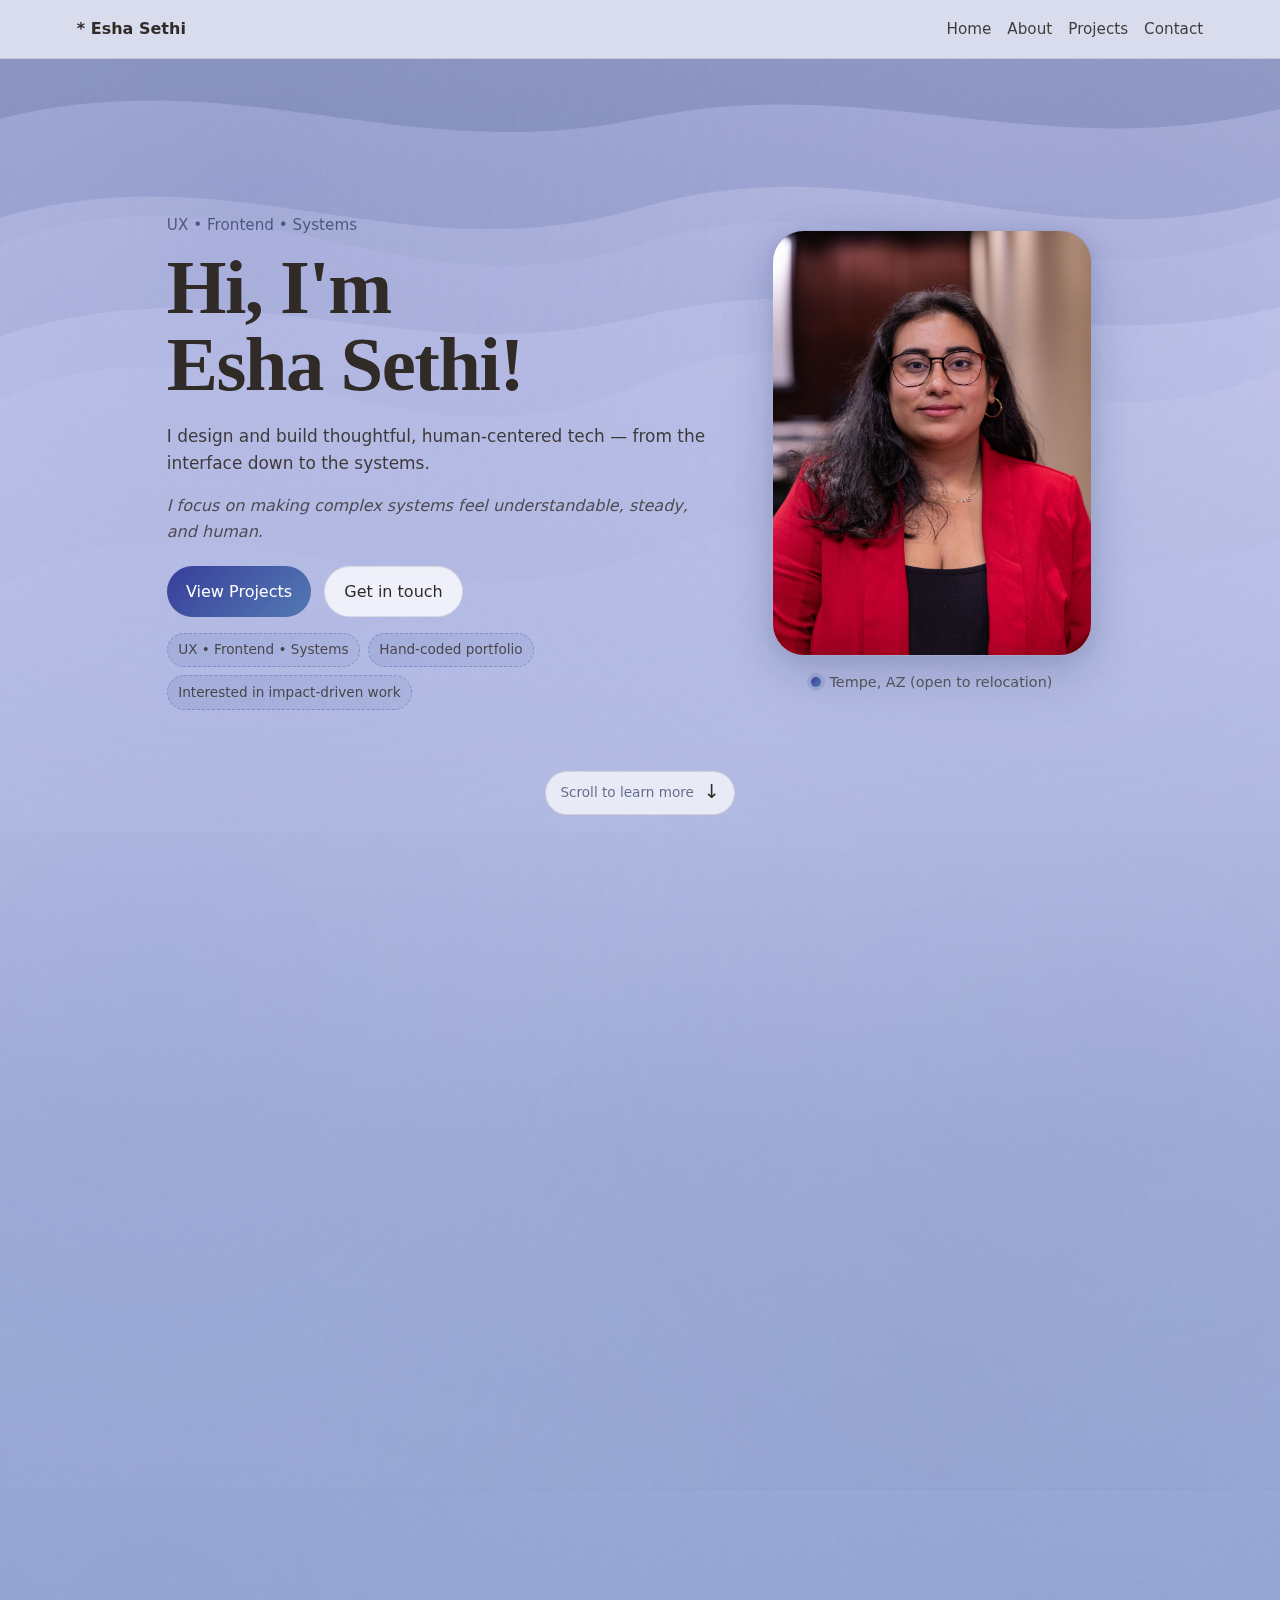
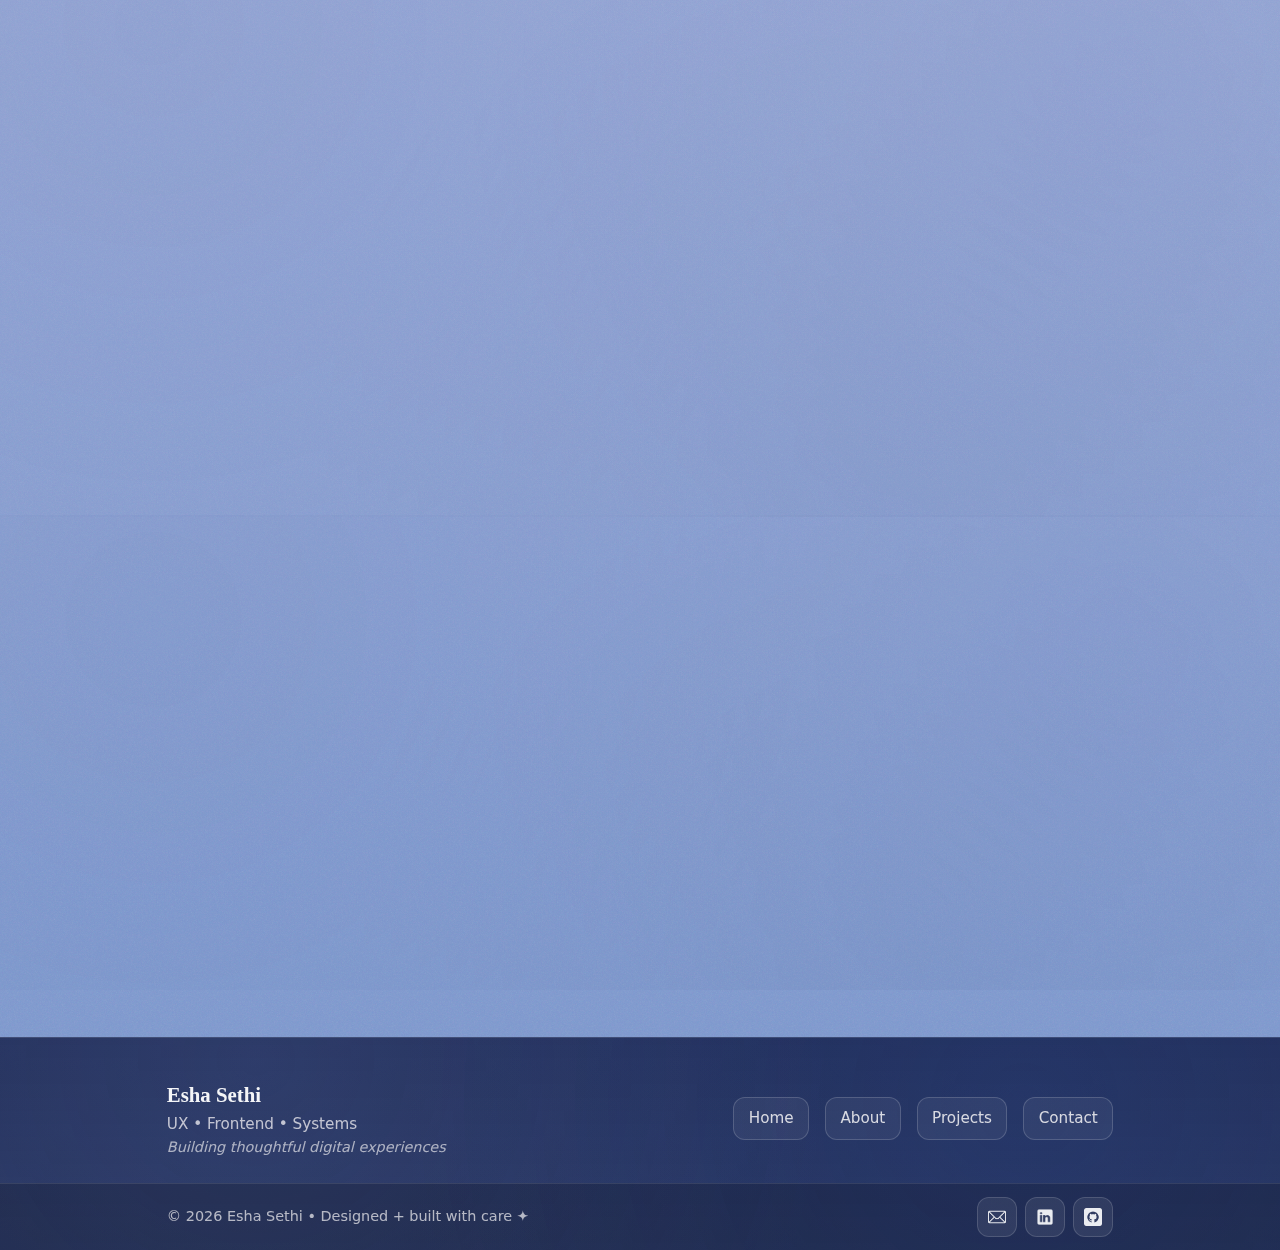
<file: index.html>
<!-- index.html -->
<!doctype html>
<html lang="en">
<head>
  <meta charset="UTF-8" />
  <meta name="viewport" content="width=device-width, initial-scale=1.0" />
  <title>Esha Sethi — UX / Frontend</title>
  <meta name="description" content="Esha Sethi — UX + Frontend. Building thoughtful, reliable systems and human-centered experiences." />
  
  <!-- Modular CSS Architecture -->
  <link rel="stylesheet" href="./css/styles.css" />
  <style>
  :root{
    --header-height: 20px; /* adjust if your topbar is taller/shorter */
  }

  html{
    scroll-behavior: smooth;
    scroll-padding-top: var(--header-height);
  }

  /* Extra safety: ensure sections also respect offset */
  section[id]{
    scroll-margin-top: var(--header-height);
  }

</style>
</head>
<script src="./js/site.js" defer></script>

<body>
  <!-- Top Nav -->
  <header class="topbar">
    <a class="brand" href="./index.html" aria-label="Home">
      <span class="star" aria-hidden="true">*</span>
      <span class="brand-name">Esha Sethi</span>
    </a>

    <nav class="nav" aria-label="Primary">
      <a href="#home">Home</a>
      <a href="#about">About</a>
      <a href="#work">Projects</a>
      <a href="#contact">Contact</a>
    </nav>
  </header>

  <main id="home">
    <!-- HERO -->
    <section class="hero">
      <div class="hero-bg" aria-hidden="true">
        <svg viewBox="0 0 1200 500" preserveAspectRatio="none">
          <path d="M0,120 C220,60 380,170 600,120 C820,70 980,170 1200,110 L1200,0 L0,0 Z"></path>
          <path d="M0,220 C220,150 380,280 600,210 C820,140 980,270 1200,200 L1200,0 L0,0 Z"></path>
          <path d="M0,340 C220,260 380,380 600,320 C820,260 980,370 1200,310 L1200,0 L0,0 Z"></path>
        </svg>
      </div>

      <div class="grain" aria-hidden="true"></div>
      <div class="grid-overlay" aria-hidden="true"></div>

      <div class="container hero-grid">
        <div class="hero-copy">
          <p class="kicker">UX • Frontend • Systems</p>

          <h1 class="hero-title">
            Hi, I'm<br />
            Esha Sethi<span class="star" aria-hidden="true">!</span>
          </h1>

          <p class="hero-subtitle">
            I design and build thoughtful, human-centered tech — from the interface down to the systems.
          </p>

          <p class="hero-personal">
            I focus on making complex systems feel understandable, steady, and human.
          </p>

          <div class="hero-actions">
            <a class="btn primary" href="#work">View Projects</a>
            <a class="btn" href="#contact">Get in touch</a>
          </div>

          <div class="micro-row" aria-label="Highlights">
            <span class="micro">UX • Frontend • Systems</span>
            <span class="micro">Hand-coded portfolio</span>
            <span class="micro">Interested in impact-driven work</span>
          </div>
        </div>

        <div class="hero-photo">
          <div class="photo-frame" aria-label="Portrait">
            <img
              src="./assets/images/headshot.jpg"
              alt="Portrait of Esha Sethi"
              onerror="this.style.display='none'; this.parentElement.classList.add('placeholder');"
            />
          </div>

          <p class="photo-caption">
            <span class="dot" aria-hidden="true"></span>
            Tempe, AZ (open to relocation)
          </p>
        </div>
      </div>

      <a class="scroll-down" href="#about" aria-label="Scroll down">
        <span class="scroll-label">Scroll to learn more</span>
        <span class="scroll-icon" aria-hidden="true">↓</span>
      </a>
    </section>

    <!-- ABOUT -->
    <section id="about" class="section section-tight">
      <div class="container about-wide">
        <header class="section-head reveal">
          <h2 class="section-title">A little about me</h2>
          <p class="section-subtitle">UX + frontend, with a systems brain.</p>
        </header>

        <div class="about-card reveal">
          <p class="about-text">
            I'm a UX engineer and product designer who works at the intersection of design, systems, and implementation. I don't just design interfaces — I build them, automate the workflows behind them, and understand the technical systems that make them work.
          </p>

          <p class="about-text">
            I've built real-world automation systems for creators, contributed UX research for nonprofits, and designed interactive experiences that explore behavioral and social themes.
          </p>

          <p class="about-text">
            I work with Figma, HTML, CSS, JavaScript, Zapier, and Godot, and have a programming background in C++, C#, and Java. I'm drawn to work where good system design matters: building UIs that scale without becoming fragile, workflows that handle failures without falling apart, and tools that teams can actually maintain and extend.
          </p>

          <div class="about-actions">
            <a class="btn primary" href="#contact">Get in touch</a>
          </div>
        </div>
      </div>
    </section>

    <!-- WORK -->
    <section id="work" class="section">
      <div class="container">
        <h2 class="section-title reveal">Projects</h2>

        <div class="work-grid">

          <!-- Surprise Podcast Guest -->
          <a class="work-card reveal" href="podcast_guest.html" style="--delay: 0;">
            <div class="work-media podcast-media" aria-hidden="true"></div>
            <div class="work-body">
              <h3>Surprise Podcast Guest</h3>
              <p>
                Lets podcast listeners become surprise guests and receive personalized 
                expert guidance on-air. Automated the full coordination workflow (signup → selection → backups → emails) so the host can focus on creative decisions.
              </p>
              <span class="pill">Systems UX</span>
              <span class="pill">Automation</span>
            </div>
          </a>

          <!-- DIML -->
          <a class="work-card reveal" href="diml.html" style="--delay: 1;">
            <div class="work-media diml-media" aria-hidden="true"></div>
            <div class="work-body">
              <h3>Day in My Life: Sober Edition</h3>
              <p>
                A narrative 2D game about sobriety, told through everyday moments and
                symbolic boss battles. Iterated through peer playtesting and presented 
                at a showcase—players praised its honest emotional portrayal.
              </p>
              <span class="pill">Game Dev</span>
              <span class="pill">Interaction</span>
            </div>
          </a>

          <!-- Book Devils -->
          <a class="work-card reveal" href="book_devils.html" style="--delay: 2;">
            <div class="work-media book-devils-media" aria-hidden="true"></div>
            <div class="work-body">
              <h3>Book Devils</h3>
              <p>
                A role-based desktop app for campus book resale. Designed transaction 
                flows for buyers, sellers, and admins—reducing listing errors by enforcing 
                guardrails and consistent UI patterns.
              </p>
              <span class="pill">UX</span>
              <span class="pill">Systems</span>
            </div>
          </a>

        </div>

      </div>
    </section>

    <!-- CONTACT -->
    <section id="contact" class="section section-tight">
      <div class="container narrow">
        <div class="contact-card reveal">
          <div class="contact-head">
            <h2 class="section-title">Let's talk</h2>
            <p class="muted">
              I'm open to discussing UX design, frontend development, systems architecture, and collaboration opportunities.
            </p>
          </div>

          <div class="contact-grid">
            <div class="contact-item">
              <p class="contact-label">Email</p>
              <a class="contact-link" href="mailto:eshasethi194@gmail.com">
                <span class="__cf_email__" data-cfemail="3055435851435544585901090470575d51595c1e535f5d">[eshasethi194@gmail.com]</span>
              </a>
            </div>

            <div class="contact-item">
              <p class="contact-label">LinkedIn</p>
              <a
                class="contact-link"
                href="https://www.linkedin.com/in/eshasethi194"
                target="_blank"
                rel="noopener"
              >
                [eshasethi194]
              </a>
            </div>

            <div class="contact-item">
              <p class="contact-label">GitHub</p>
              <a
                class="contact-link"
                href="https://github.com/esethi194"
                target="_blank"
                rel="noopener"
              >
                [esethi194]
              </a>
            </div>
          </div>

          <div class="contact-foot">
            <span class="micro">📍 Tempe, AZ</span>
            <span class="micro">🎓 Graduating: May 2026</span>
            <span class="micro">💼 Seeking: Full-time roles starting Summer 2026</span>
          </div>
        </div>
      </div>
    </section>
  </main>

  <footer class="site-footer">
    <div class="container footer-top">
      <div class="footer-brand">
        <p class="footer-name">Esha Sethi</p>
        <p class="footer-tagline">UX • Frontend • Systems</p>
        <p class="footer-note">Building thoughtful digital experiences</p>
      </div>

      <nav class="footer-nav" aria-label="Footer">
        <a href="#home">Home</a>
        <a href="#about">About</a>
        <a href="#work">Projects</a>
        <a href="#contact">Contact</a>
      </nav>
    </div>

    <div class="footer-bar">
      <div class="container footer-bar-inner">
        <p class="footer-legal">© <span id="year"></span> Esha Sethi • Designed + built with care ✦</p>

        <div class="footer-icons" aria-label="Social links">
          <a class="icon-pill" href="mailto:eshasethi194@gmail.com" aria-label="Email">
            <img src="./assets/images/icons/email_icon.png" alt="" width="18" height="18">
          </a>
          <a class="icon-pill" href="https://www.linkedin.com/in/eshasethi194" target="_blank" rel="noopener" aria-label="LinkedIn">
            <img src="./assets/images/icons/linkedin_icon.png" alt="" width="18" height="18">
          </a>
          <a class="icon-pill" href="https://github.com/esethi194" target="_blank" rel="noopener" aria-label="GitHub">
            <img src="./assets/images/icons/github_icon.png" alt="" width="18" height="18">
          </a>
        </div>
      </div>
    </div>
  </footer>
</body>
</html>
</file>
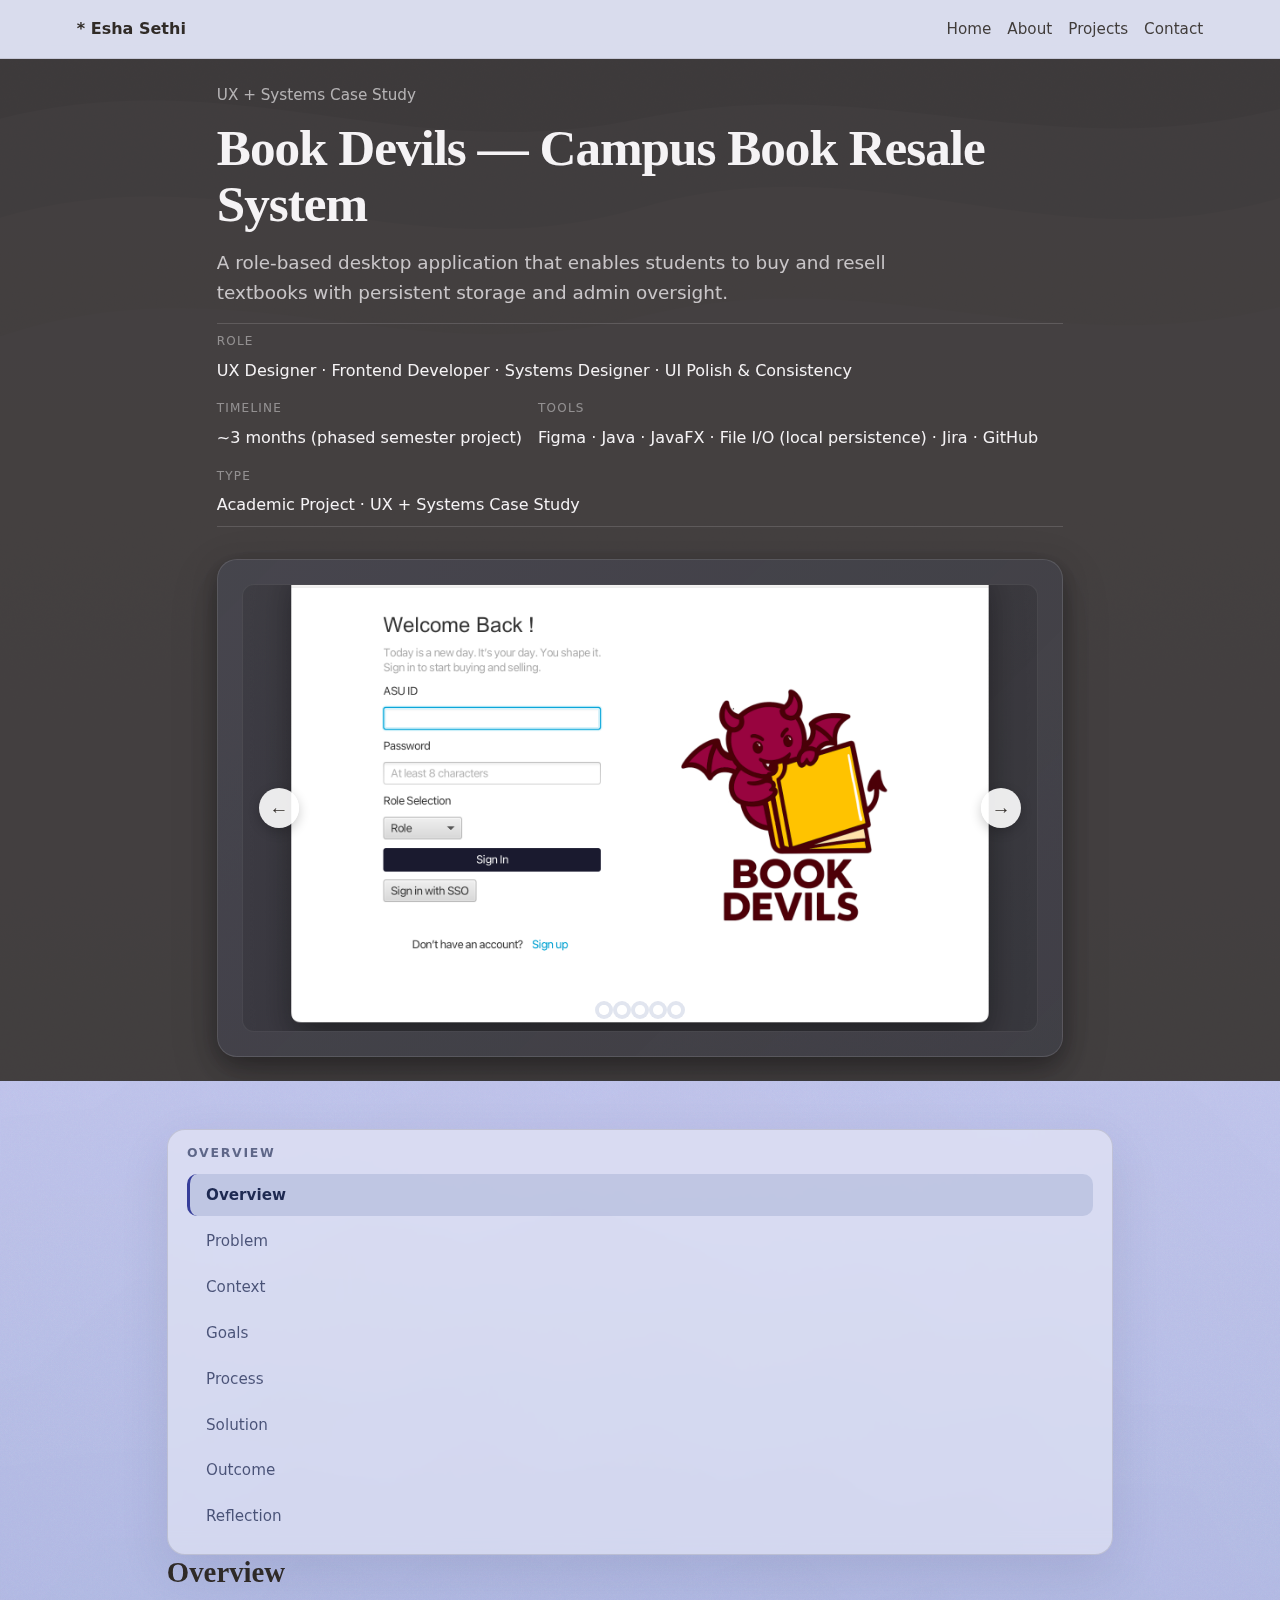
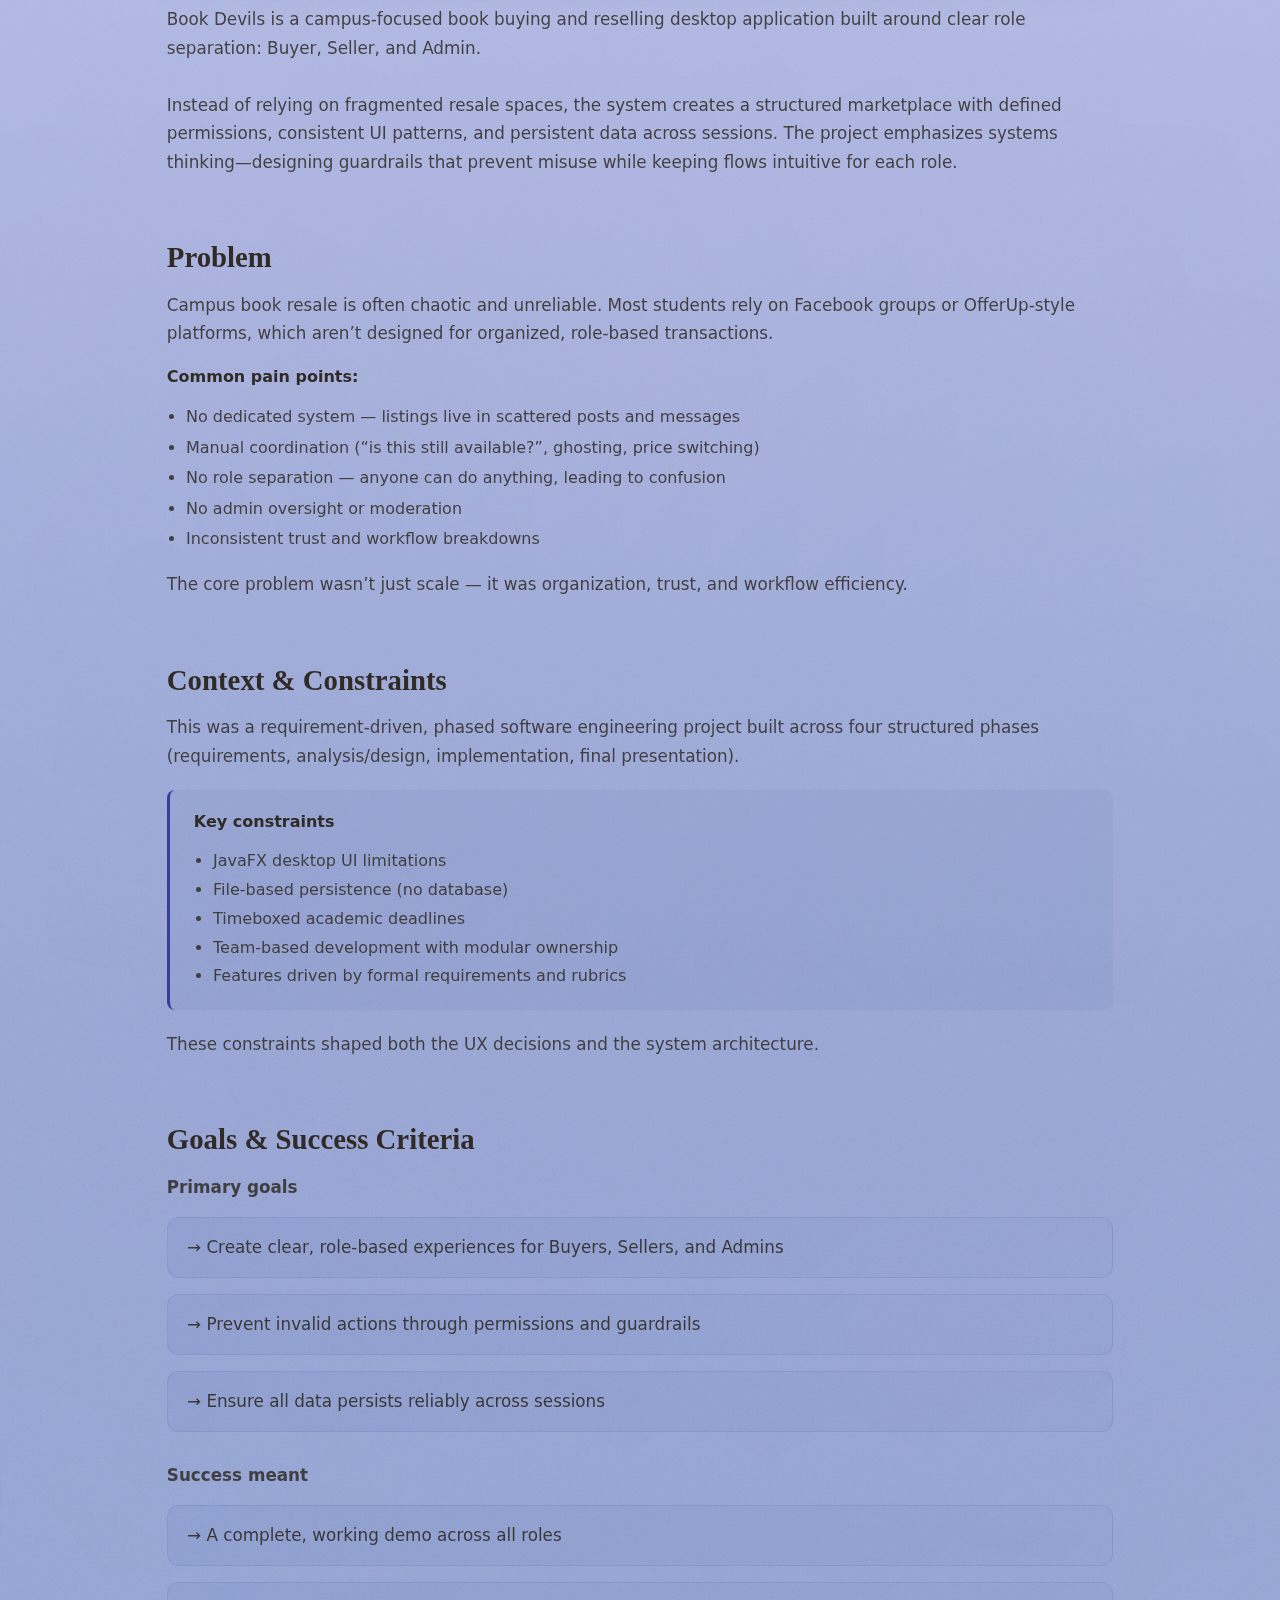
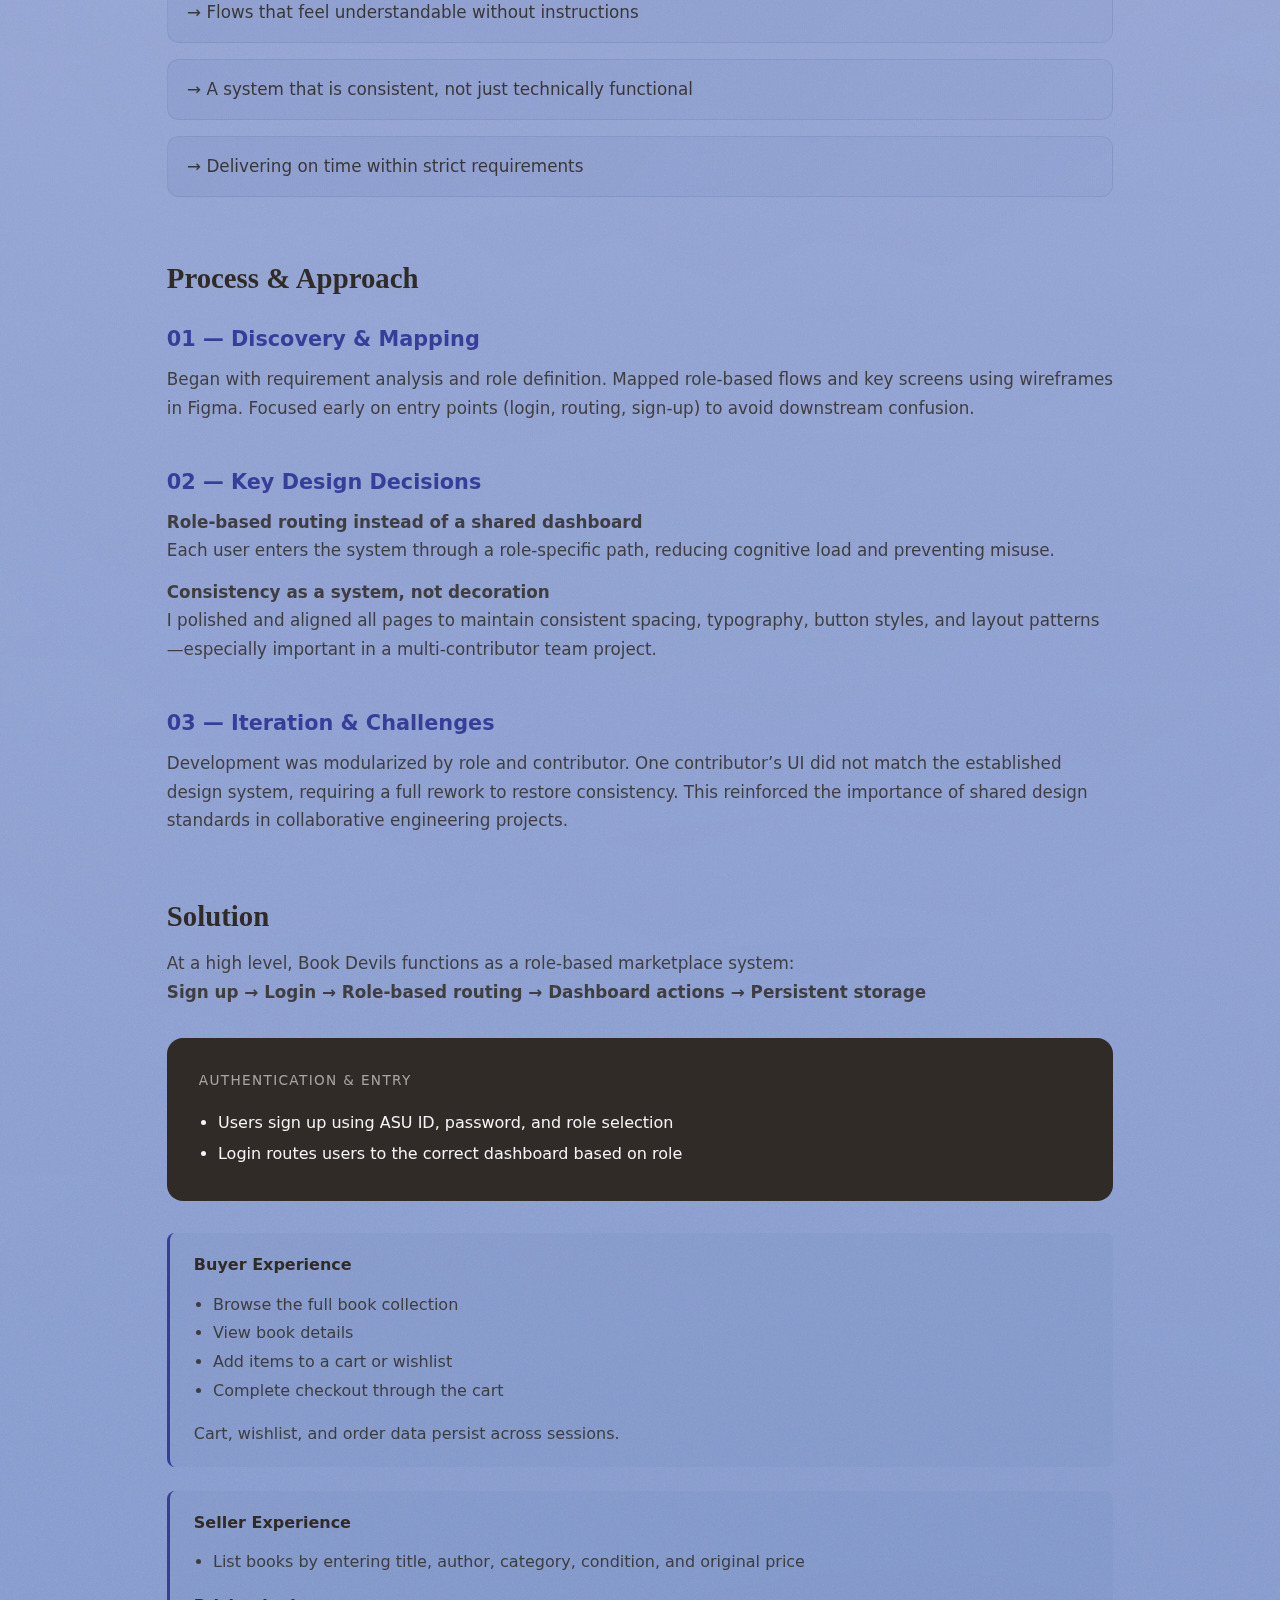
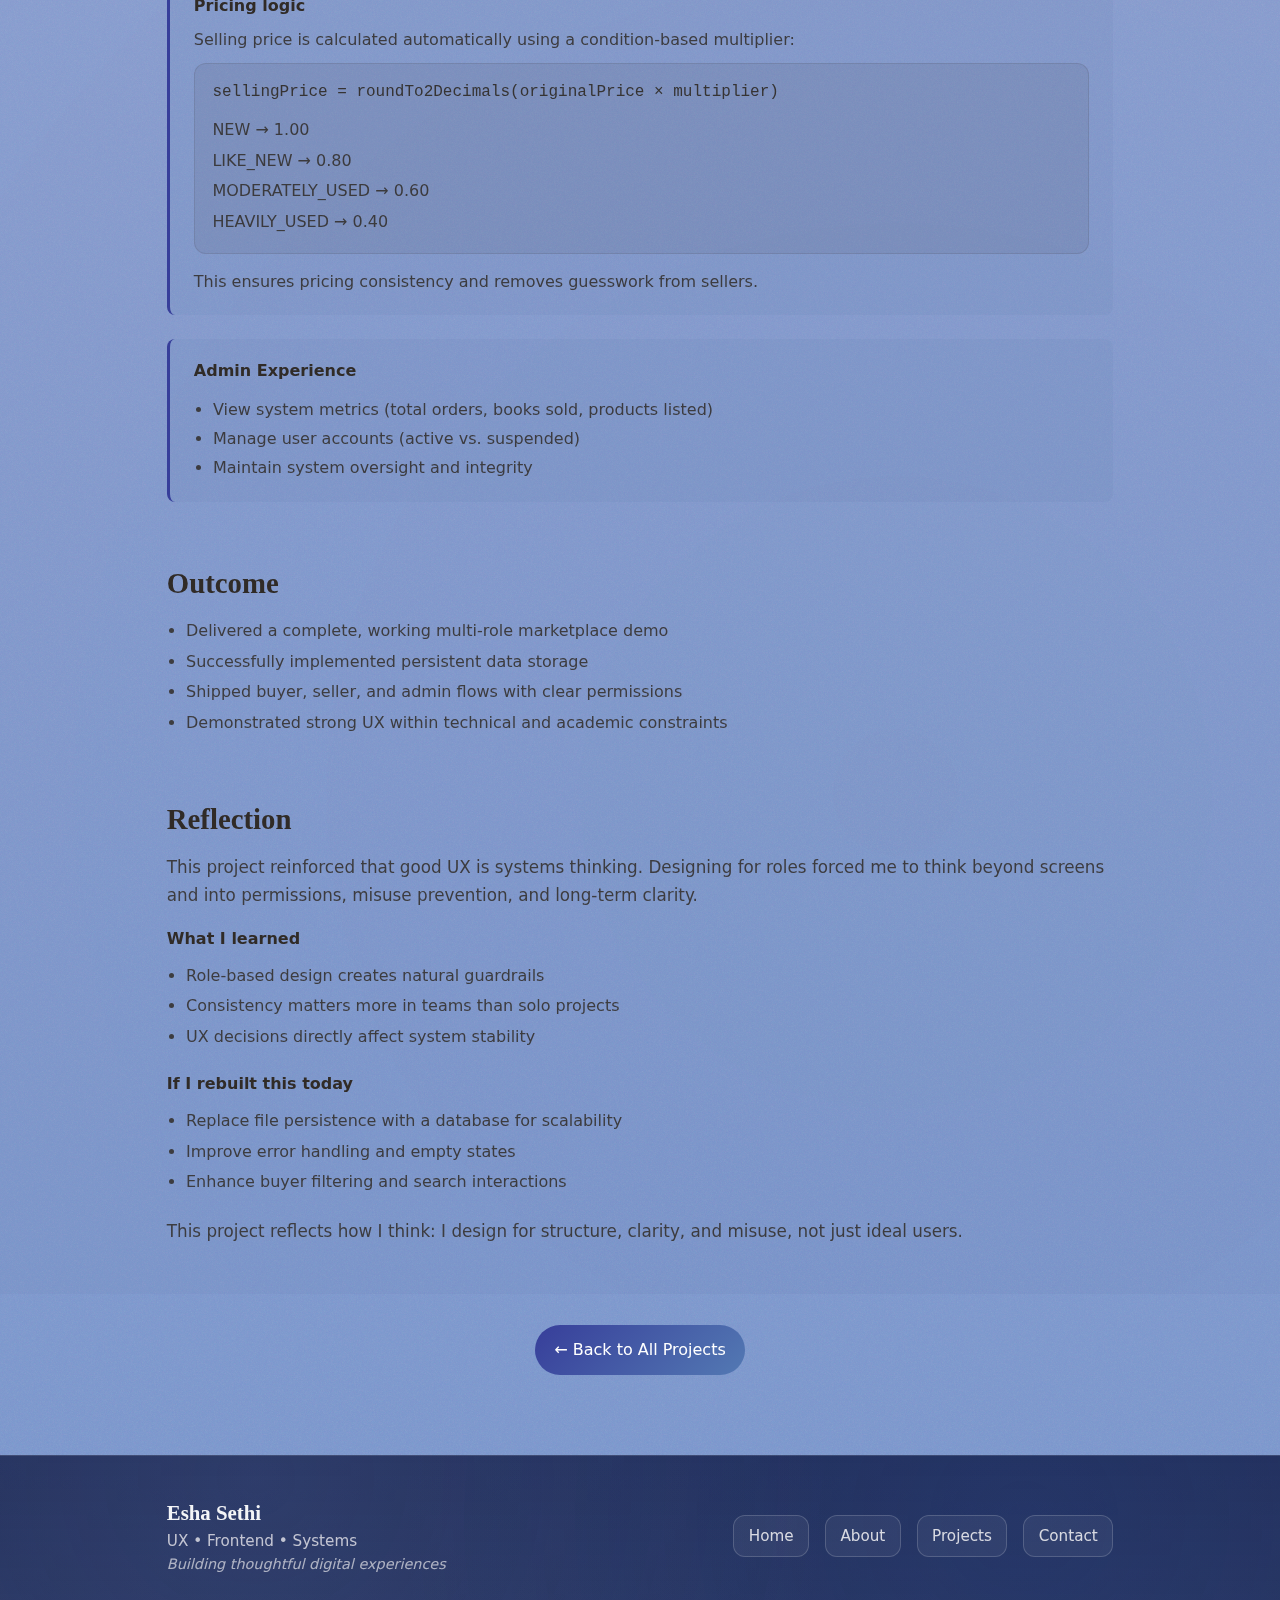
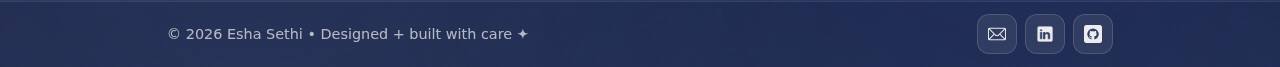
<file: book_devils.html>
<!-- case-book-devils.html -->
<!doctype html>
<html lang="en">
<head>
  <meta charset="UTF-8" />
  <meta name="viewport" content="width=device-width, initial-scale=1.0" />
  <title>Book Devils — Campus Book Resale System — Esha Sethi</title>
  <meta name="description" content="A role-based desktop application that enables students to buy and resell textbooks with persistent storage and admin oversight." />

  <!-- Modular CSS Architecture -->
  <link rel="stylesheet" href="./css/styles.css" />

  <!-- JS -->
  <script src="./js/site.js" defer></script>

  <style>
    :root{
      --scroll-offset: 75px; 
    }

    /* only apply to your case sections */
    #overview, #problem, #context, #goals, #process, #solution, #outcome, #reflection{
      scroll-margin-top: var(--scroll-offset);
    }

    /* keep smooth scroll */
    html{
      scroll-behavior: smooth;
    }

  </style>
</head>

<body>
  <!-- Top Nav -->
  <header class="topbar">
    <a class="brand" href="./index.html" aria-label="Home">
      <span class="star" aria-hidden="true">*</span>
      <span class="brand-name">Esha Sethi</span>
    </a>

    <nav class="nav" aria-label="Primary">
      <a href="./index.html#home">Home</a>
      <a href="./index.html#about">About</a>
      <a href="./index.html#work">Projects</a>
      <a href="./index.html#contact">Contact</a>
    </nav>
  </header>

  <main>
    <!-- CASE STUDY HERO WITH VISUAL -->
    <section class="hero" style="
      min-height: auto;
      background: rgba(48, 43, 39, 0.88);
      padding: 1.5rem 0 1.5rem;
    ">
      <div class="container" style="max-width: 1000px;">
        <!-- Project Title & Meta -->
        <div style="margin-bottom: 1rem;">
          <p class="kicker" style="color: rgba(245, 243, 245, 0.65); margin-bottom: 0.8rem;">UX + Systems Case Study</p>

          <h1 style="font-size: clamp(2rem, 4vw, 3.2rem); color: var(--paper); margin: 0 0 1rem; font-family: var(--font-serif); font-weight: 650; letter-spacing: -0.02em; line-height: 1.1;">
            Book Devils — Campus Book Resale System
          </h1>

          <p style="color: rgba(245, 243, 245, 0.75); font-size: 1.15rem; max-width: 65ch; margin: 0; line-height: 1.6;">
            A role-based desktop application that enables students to buy and resell textbooks with persistent storage and admin oversight.
          </p>
        </div>

        <!-- Project Specs (Compact) -->
        <div style="
          display: flex;
          gap: 1rem;
          flex-wrap: wrap;
          padding: .5rem 0;
          border-top: 1px solid rgba(245, 243, 245, 0.15);
          border-bottom: 1px solid rgba(245, 243, 245, 0.15);
          margin-bottom: 2rem;
        ">
          <div>
            <p style="margin: 0 0 0.4rem; font-size: 0.75rem; text-transform: uppercase; letter-spacing: 0.1em; color: rgba(245, 243, 245, 0.45);">Role</p>
            <p style="margin: 0; color: var(--paper); font-size: 1rem; font-weight: 500;">UX Designer · Frontend Developer · Systems Designer · UI Polish & Consistency</p>
          </div>

          <div>
            <p style="margin: 0 0 0.4rem; font-size: 0.75rem; text-transform: uppercase; letter-spacing: 0.1em; color: rgba(245, 243, 245, 0.45);">Timeline</p>
            <p style="margin: 0; color: var(--paper); font-size: 1rem; font-weight: 500;">~3 months (phased semester project)</p>
          </div>

          <div>
            <p style="margin: 0 0 0.4rem; font-size: 0.75rem; text-transform: uppercase; letter-spacing: 0.1em; color: rgba(245, 243, 245, 0.45);">Tools</p>
            <p style="margin: 0; color: var(--paper); font-size: 1rem; font-weight: 500;">Figma · Java · JavaFX · File I/O (local persistence) · Jira · GitHub</p>
          </div>

          <div>
            <p style="margin: 0 0 0.4rem; font-size: 0.75rem; text-transform: uppercase; letter-spacing: 0.1em; color: rgba(245, 243, 245, 0.45);">Type</p>
            <p style="margin: 0; color: var(--paper); font-size: 1rem; font-weight: 500;">Academic Project · UX + Systems Case Study</p>
          </div>
        </div>

        <!-- Screenshot Carousel -->
       <div class="case-carousel-frame" style="
          background: linear-gradient(135deg, rgba(87, 108, 168, 0.12), rgba(39, 70, 144, 0.08));
          border-radius: 20px;
          padding: 1.5rem;
          border: 1px solid rgba(245, 243, 245, 0.12);
          box-shadow: 
            0 8px 24px rgba(0, 0, 0, 0.3),
            0 16px 48px rgba(0, 0, 0, 0.2);
          position: relative;
        ">
          <!-- Carousel Container -->
          <div id="carousel" style="
            aspect-ratio: 16 / 9;
            border-radius: 12px;
            overflow: hidden;
            position: relative;
            border: 1px solid rgba(245, 243, 245, 0.08);
            background: rgba(0,0,0,0.12);
          ">
            <!-- Slides -->
            <div class="carousel-slide active" style="position:absolute; inset:0; opacity:1; transition:opacity 0.5s ease;">
              <img src="./assets/images/main.png" alt="Book Devils main screen" style="width:100%; height:100%; object-fit:contain; object-position:center; display:block; transform: scale(1.25);"
                onerror="this.style.display='none'; this.parentElement.innerHTML='<div style=\'display:flex;align-items:center;justify-content:center;height:100%;color:rgba(245,243,245,0.50);text-align:center;\'>Add screenshot: ./assets/images/main.png</div>';">
            </div>

            <div class="carousel-slide" style="position:absolute; inset:0; opacity:0; transition:opacity 0.5s ease;">
              <img src="./assets/images/login.png" alt="Book Devils login screen" style="width:100%; height:100%; object-fit:contain; object-position:center; display:block; transform: scale(1.25);"
                onerror="this.style.display='none'; this.parentElement.innerHTML='<div style=\'display:flex;align-items:center;justify-content:center;height:100%;color:rgba(245,243,245,0.50);text-align:center;\'>Add screenshot: ./assets/images/login.png</div>';">
            </div>

            <div class="carousel-slide" style="position:absolute; inset:0; opacity:0; transition:opacity 0.5s ease;">
              <img src="./assets/images/buyer.png" alt="Buyer dashboard and flow" style="width:100%; height:100%; object-fit:contain; object-position:center; display:block; transform: scale(1.25);"
                onerror="this.style.display='none'; this.parentElement.innerHTML='<div style=\'display:flex;align-items:center;justify-content:center;height:100%;color:rgba(245,243,245,0.50);text-align:center;\'>Add screenshot: ./assets/images/buyer.png</div>';">
            </div>

            <div class="carousel-slide" style="position:absolute; inset:0; opacity:0; transition:opacity 0.5s ease;">
              <img src="./assets/images/sell.png" alt="Seller listing flow" style="width:100%; height:100%; object-fit:contain; object-position:center; display:block; transform: scale(1.25);"
                onerror="this.style.display='none'; this.parentElement.innerHTML='<div style=\'display:flex;align-items:center;justify-content:center;height:100%;color:rgba(245,243,245,0.50);text-align:center;\'>Add screenshot: ./assets/images/sell.png</div>';">
            </div>

            <div class="carousel-slide" style="position:absolute; inset:0; opacity:0; transition:opacity 0.5s ease;">
              <img src="./assets/images/admin.png" alt="Admin dashboard and oversight" style="width:100%; height:100%; object-fit:contain; object-position:center; display:block; transform: scale(1.25);"
                onerror="this.style.display='none'; this.parentElement.innerHTML='<div style=\'display:flex;align-items:center;justify-content:center;height:100%;color:rgba(245,243,245,0.50);text-align:center;\'>Add screenshot: ./assets/images/admin.png</div>';">
            </div>

            <!-- Navigation Arrows -->
            <button id="prevBtn" style="
              position: absolute;
              left: 1rem;
              top: 50%;
              transform: translateY(-50%);
              width: 40px;
              height: 40px;
              border-radius: 50%;
              background: rgba(255, 255, 255, 0.90);
              border: none;
              cursor: pointer;
              display: flex;
              align-items: center;
              justify-content: center;
              font-size: 1.2rem;
              color: var(--graphite);
              box-shadow: 0 4px 12px rgba(0, 0, 0, 0.2);
              transition: all 0.2s ease;
              z-index: 10;
            " onmouseover="this.style.transform='translateY(-50%) scale(1.1)'; this.style.background='rgba(255, 255, 255, 1)';"
              onmouseout="this.style.transform='translateY(-50%) scale(1)'; this.style.background='rgba(255, 255, 255, 0.90)';">
              ←
            </button>

            <button id="nextBtn" style="
              position: absolute;
              right: 1rem;
              top: 50%;
              transform: translateY(-50%);
              width: 40px;
              height: 40px;
              border-radius: 50%;
              background: rgba(255, 255, 255, 0.90);
              border: none;
              cursor: pointer;
              display: flex;
              align-items: center;
              justify-content: center;
              font-size: 1.2rem;
              color: var(--graphite);
              box-shadow: 0 4px 12px rgba(0, 0, 0, 0.2);
              transition: all 0.2s ease;
              z-index: 10;
            " onmouseover="this.style.transform='translateY(-50%) scale(1.1)'; this.style.background='rgba(255, 255, 255, 1)';"
              onmouseout="this.style.transform='translateY(-50%) scale(1)'; this.style.background='rgba(255, 255, 255, 0.90)';">
              →
            </button>

            <!-- Dots Indicator -->
            <div id="dotsContainer" style="
              position: absolute;
              bottom: 1rem;
              left: 50%;
              transform: translateX(-50%);
              display: flex;
              gap: 0.5rem;
              z-index: 10;
            ">
              <span class="dot active" data-slide="0" style="width:10px;height:10px;border-radius:50%;background:rgba(255,255,255,0.90);cursor:pointer;transition:all 0.3s ease;"></span>
              <span class="dot" data-slide="1" style="width:10px;height:10px;border-radius:50%;background:rgba(255,255,255,0.40);cursor:pointer;transition:all 0.3s ease;"></span>
              <span class="dot" data-slide="2" style="width:10px;height:10px;border-radius:50%;background:rgba(255,255,255,0.40);cursor:pointer;transition:all 0.3s ease;"></span>
              <span class="dot" data-slide="3" style="width:10px;height:10px;border-radius:50%;background:rgba(255,255,255,0.40);cursor:pointer;transition:all 0.3s ease;"></span>
              <span class="dot" data-slide="4" style="width:10px;height:10px;border-radius:50%;background:rgba(255,255,255,0.40);cursor:pointer;transition:all 0.3s ease;"></span>
            </div>
          </div>
        </div>
      </div>
    </section>

    <!-- SPECIFICATIONS SECTION -->
    <section class="section case-section">
      <div class="container case-container">
        <div class="case-layout">
          <!-- Left: Section Navigation -->
          <div class="case-sidebar">
            <h2 class="case-sidebar__title">Overview</h2>
            <nav class="case-toc">
              <a href="#overview" class="is-active">Overview</a>
              <a href="#problem">Problem</a>
              <a href="#context">Context</a>
              <a href="#goals">Goals</a>
              <a href="#process">Process</a>
              <a href="#solution">Solution</a>
              <a href="#outcome">Outcome</a>
              <a href="#reflection">Reflection</a>
            </nav>
          </div>

          <!-- Right: Content Sections -->
          <div style="display: flex; flex-direction: column; gap: 4rem;">

            <!-- Overview -->
            <div id="overview">
              <h3 style="margin: 0 0 1rem; font-size: 1.8rem; color: var(--graphite); font-family: var(--font-serif);">Overview</h3>
              <p style="margin: 0; font-size: 1.05rem; line-height: 1.7; color: rgba(48, 43, 39, 0.85);">
                Book Devils is a campus-focused book buying and reselling desktop application built around clear role separation: Buyer, Seller, and Admin.
                <br><br>
                Instead of relying on fragmented resale spaces, the system creates a structured marketplace with defined permissions, consistent UI patterns, and persistent data across sessions. The project emphasizes systems thinking—designing guardrails that prevent misuse while keeping flows intuitive for each role.
              </p>
            </div>

            <!-- Problem -->
            <div id="problem">
              <h3 style="margin: 0 0 1rem; font-size: 1.8rem; color: var(--graphite); font-family: var(--font-serif);">Problem</h3>
              <p style="margin: 0 0 1rem; font-size: 1.05rem; line-height: 1.7; color: rgba(48, 43, 39, 0.85);">
                Campus book resale is often chaotic and unreliable. Most students rely on Facebook groups or OfferUp-style platforms, which aren’t designed for organized, role-based transactions.
              </p>
              <p style="margin: 0 0 0.8rem; font-weight: 600; color: var(--graphite);">Common pain points:</p>
              <ul style="margin: 0; padding-left: 1.2rem; color: rgba(48, 43, 39, 0.85); line-height: 1.9;">
                <li>No dedicated system — listings live in scattered posts and messages</li>
                <li>Manual coordination (“is this still available?”, ghosting, price switching)</li>
                <li>No role separation — anyone can do anything, leading to confusion</li>
                <li>No admin oversight or moderation</li>
                <li>Inconsistent trust and workflow breakdowns</li>
              </ul>
              <p style="margin: 1rem 0 0; font-size: 1.05rem; line-height: 1.7; color: rgba(48, 43, 39, 0.85);">
                The core problem wasn’t just scale — it was organization, trust, and workflow efficiency.
              </p>
            </div>

            <!-- Context -->
            <div id="context">
              <h3 style="margin: 0 0 1rem; font-size: 1.8rem; color: var(--graphite); font-family: var(--font-serif);">Context & Constraints</h3>
              <p style="margin: 0 0 1.2rem; font-size: 1.05rem; line-height: 1.7; color: rgba(48, 43, 39, 0.85);">
                This was a requirement-driven, phased software engineering project built across four structured phases (requirements, analysis/design, implementation, final presentation).
              </p>
              <div style="background: rgba(39, 70, 144, 0.05); border-left: 3px solid var(--blue); padding: 1.2rem 1.5rem; border-radius: 8px;">
                <p style="margin: 0 0 0.8rem; font-weight: 600; color: var(--graphite);">Key constraints</p>
                <ul style="margin: 0; padding-left: 1.2rem; color: rgba(48, 43, 39, 0.85); line-height: 1.8;">
                  <li>JavaFX desktop UI limitations</li>
                  <li>File-based persistence (no database)</li>
                  <li>Timeboxed academic deadlines</li>
                  <li>Team-based development with modular ownership</li>
                  <li>Features driven by formal requirements and rubrics</li>
                </ul>
              </div>
              <p style="margin: 1.2rem 0 0; font-size: 1.05rem; line-height: 1.7; color: rgba(48, 43, 39, 0.85);">
                These constraints shaped both the UX decisions and the system architecture.
              </p>
            </div>

            <!-- Goals -->
            <div id="goals">
              <h3 style="margin: 0 0 1rem; font-size: 1.8rem; color: var(--graphite); font-family: var(--font-serif);">Goals & Success Criteria</h3>

              <p style="margin: 0 0 1rem; font-size: 1.05rem; line-height: 1.7; color: rgba(48, 43, 39, 0.85);"><strong>Primary goals</strong></p>
              <div style="display: grid; gap: 1rem; margin-bottom: 1.8rem;">
                <div style="padding: 1rem 1.2rem; border-radius: 12px; background: linear-gradient(135deg, rgba(39, 70, 144, 0.06), rgba(87, 108, 168, 0.04)); border: 1px solid rgba(39, 70, 144, 0.12);">
                  <p style="margin: 0; color: rgba(48, 43, 39, 0.90); font-size: 1.05rem;">→ Create clear, role-based experiences for Buyers, Sellers, and Admins</p>
                </div>
                <div style="padding: 1rem 1.2rem; border-radius: 12px; background: linear-gradient(135deg, rgba(39, 70, 144, 0.06), rgba(87, 108, 168, 0.04)); border: 1px solid rgba(39, 70, 144, 0.12);">
                  <p style="margin: 0; color: rgba(48, 43, 39, 0.90); font-size: 1.05rem;">→ Prevent invalid actions through permissions and guardrails</p>
                </div>
                <div style="padding: 1rem 1.2rem; border-radius: 12px; background: linear-gradient(135deg, rgba(39, 70, 144, 0.06), rgba(87, 108, 168, 0.04)); border: 1px solid rgba(39, 70, 144, 0.12);">
                  <p style="margin: 0; color: rgba(48, 43, 39, 0.90); font-size: 1.05rem;">→ Ensure all data persists reliably across sessions</p>
                </div>
              </div>

              <p style="margin: 0 0 1rem; font-size: 1.05rem; line-height: 1.7; color: rgba(48, 43, 39, 0.85);"><strong>Success meant</strong></p>
              <div style="display: grid; gap: 1rem;">
                <div style="padding: 1rem 1.2rem; border-radius: 12px; background: linear-gradient(135deg, rgba(39, 70, 144, 0.06), rgba(87, 108, 168, 0.04)); border: 1px solid rgba(39, 70, 144, 0.12);">
                  <p style="margin: 0; color: rgba(48, 43, 39, 0.90); font-size: 1.05rem;">→ A complete, working demo across all roles</p>
                </div>
                <div style="padding: 1rem 1.2rem; border-radius: 12px; background: linear-gradient(135deg, rgba(39, 70, 144, 0.06), rgba(87, 108, 168, 0.04)); border: 1px solid rgba(39, 70, 144, 0.12);">
                  <p style="margin: 0; color: rgba(48, 43, 39, 0.90); font-size: 1.05rem;">→ Flows that feel understandable without instructions</p>
                </div>
                <div style="padding: 1rem 1.2rem; border-radius: 12px; background: linear-gradient(135deg, rgba(39, 70, 144, 0.06), rgba(87, 108, 168, 0.04)); border: 1px solid rgba(39, 70, 144, 0.12);">
                  <p style="margin: 0; color: rgba(48, 43, 39, 0.90); font-size: 1.05rem;">→ A system that is consistent, not just technically functional</p>
                </div>
                <div style="padding: 1rem 1.2rem; border-radius: 12px; background: linear-gradient(135deg, rgba(39, 70, 144, 0.06), rgba(87, 108, 168, 0.04)); border: 1px solid rgba(39, 70, 144, 0.12);">
                  <p style="margin: 0; color: rgba(48, 43, 39, 0.90); font-size: 1.05rem;">→ Delivering on time within strict requirements</p>
                </div>
              </div>
            </div>

            <!-- Process -->
            <div id="process">
              <h3 style="margin: 0 0 2rem; font-size: 1.8rem; color: var(--graphite); font-family: var(--font-serif);">Process & Approach</h3>

              <div style="display: flex; flex-direction: column; gap: 3rem;">
                <div>
                  <h4 style="margin: 0 0 0.8rem; font-size: 1.3rem; color: var(--blue);">01 — Discovery & Mapping</h4>
                  <p style="margin: 0; font-size: 1.05rem; line-height: 1.7; color: rgba(48, 43, 39, 0.85);">
                    Began with requirement analysis and role definition. Mapped role-based flows and key screens using wireframes in Figma.
                    Focused early on entry points (login, routing, sign-up) to avoid downstream confusion.
                  </p>
                </div>

                <div>
                  <h4 style="margin: 0 0 0.8rem; font-size: 1.3rem; color: var(--blue);">02 — Key Design Decisions</h4>
                  <p style="margin: 0 0 0.8rem; font-size: 1.05rem; line-height: 1.7; color: rgba(48, 43, 39, 0.85);">
                    <strong>Role-based routing instead of a shared dashboard</strong><br>
                    Each user enters the system through a role-specific path, reducing cognitive load and preventing misuse.
                  </p>
                  <p style="margin: 0; font-size: 1.05rem; line-height: 1.7; color: rgba(48, 43, 39, 0.85);">
                    <strong>Consistency as a system, not decoration</strong><br>
                    I polished and aligned all pages to maintain consistent spacing, typography, button styles, and layout patterns—especially important in a multi-contributor team project.
                  </p>
                </div>

                <div>
                  <h4 style="margin: 0 0 0.8rem; font-size: 1.3rem; color: var(--blue);">03 — Iteration & Challenges</h4>
                  <p style="margin: 0; font-size: 1.05rem; line-height: 1.7; color: rgba(48, 43, 39, 0.85);">
                    Development was modularized by role and contributor. One contributor’s UI did not match the established design system, requiring a full rework to restore consistency.
                    This reinforced the importance of shared design standards in collaborative engineering projects.
                  </p>
                </div>
              </div>
            </div>

            <!-- Solution -->
            <div id="solution">
              <h3 style="margin: 0 0 1rem; font-size: 1.8rem; color: var(--graphite); font-family: var(--font-serif);">Solution</h3>

              <p style="margin: 0 0 1.2rem; font-size: 1.05rem; line-height: 1.7; color: rgba(48, 43, 39, 0.85);">
                At a high level, Book Devils functions as a role-based marketplace system:
                <br><strong>Sign up → Login → Role-based routing → Dashboard actions → Persistent storage</strong>
              </p>

              <div style="background: var(--graphite); color: var(--paper); padding: 2rem; border-radius: 16px; margin: 2rem 0;">
                <p style="margin: 0 0 1rem; font-size: 0.85rem; text-transform: uppercase; letter-spacing: 0.1em; color: rgba(245, 243, 245, 0.60);">Authentication & Entry</p>
                <ul style="margin: 0; padding-left: 1.2rem; line-height: 1.9;">
                  <li>Users sign up using ASU ID, password, and role selection</li>
                  <li>Login routes users to the correct dashboard based on role</li>
                </ul>
              </div>

              <div style="background: rgba(39, 70, 144, 0.05); border-left: 3px solid var(--blue); padding: 1.2rem 1.5rem; border-radius: 8px; margin-bottom: 1.5rem;">
                <p style="margin: 0 0 0.8rem; font-weight: 700; color: var(--graphite);">Buyer Experience</p>
                <ul style="margin: 0; padding-left: 1.2rem; color: rgba(48, 43, 39, 0.85); line-height: 1.8;">
                  <li>Browse the full book collection</li>
                  <li>View book details</li>
                  <li>Add items to a cart or wishlist</li>
                  <li>Complete checkout through the cart</li>
                </ul>
                <p style="margin: 0.9rem 0 0; color: rgba(48, 43, 39, 0.85); line-height: 1.7;">
                  Cart, wishlist, and order data persist across sessions.
                </p>
              </div>

              <div style="background: rgba(39, 70, 144, 0.05); border-left: 3px solid var(--blue); padding: 1.2rem 1.5rem; border-radius: 8px; margin-bottom: 1.5rem;">
                <p style="margin: 0 0 0.8rem; font-weight: 700; color: var(--graphite);">Seller Experience</p>
                <ul style="margin: 0; padding-left: 1.2rem; color: rgba(48, 43, 39, 0.85); line-height: 1.8;">
                  <li>List books by entering title, author, category, condition, and original price</li>
                </ul>

                <p style="margin: 1rem 0 0.5rem; font-weight: 700; color: var(--graphite);">Pricing logic</p>
                <p style="margin: 0 0 0.6rem; color: rgba(48, 43, 39, 0.85); line-height: 1.7;">
                  Selling price is calculated automatically using a condition-based multiplier:
                </p>

                <div style="background: rgba(48, 43, 39, 0.08); border: 1px solid rgba(48, 43, 39, 0.12); border-radius: 12px; padding: 1rem 1.1rem;">
                  <p style="margin: 0 0 0.6rem; font-family: ui-monospace, SFMono-Regular, Menlo, Monaco, Consolas, 'Liberation Mono', 'Courier New', monospace; color: rgba(48, 43, 39, 0.92);">
                    sellingPrice = roundTo2Decimals(originalPrice × multiplier)
                  </p>
                  <p style="margin: 0; color: rgba(48, 43, 39, 0.85); line-height: 1.9;">
                    NEW → 1.00<br>
                    LIKE_NEW → 0.80<br>
                    MODERATELY_USED → 0.60<br>
                    HEAVILY_USED → 0.40
                  </p>
                </div>

                <p style="margin: 0.9rem 0 0; color: rgba(48, 43, 39, 0.85); line-height: 1.7;">
                  This ensures pricing consistency and removes guesswork from sellers.
                </p>
              </div>

              <div style="background: rgba(39, 70, 144, 0.05); border-left: 3px solid var(--blue); padding: 1.2rem 1.5rem; border-radius: 8px;">
                <p style="margin: 0 0 0.8rem; font-weight: 700; color: var(--graphite);">Admin Experience</p>
                <ul style="margin: 0; padding-left: 1.2rem; color: rgba(48, 43, 39, 0.85); line-height: 1.8;">
                  <li>View system metrics (total orders, books sold, products listed)</li>
                  <li>Manage user accounts (active vs. suspended)</li>
                  <li>Maintain system oversight and integrity</li>
                </ul>
              </div>
            </div>

            <!-- Outcome -->
            <div id="outcome">
              <h3 style="margin: 0 0 1rem; font-size: 1.8rem; color: var(--graphite); font-family: var(--font-serif);">Outcome</h3>
              <ul style="margin: 0; padding-left: 1.2rem; color: rgba(48, 43, 39, 0.85); line-height: 1.9;">
                <li>Delivered a complete, working multi-role marketplace demo</li>
                <li>Successfully implemented persistent data storage</li>
                <li>Shipped buyer, seller, and admin flows with clear permissions</li>
                <li>Demonstrated strong UX within technical and academic constraints</li>
              </ul>
            </div>

            <!-- Reflection -->
            <div id="reflection">
              <h3 style="margin: 0 0 1rem; font-size: 1.8rem; color: var(--graphite); font-family: var(--font-serif);">Reflection</h3>

              <p style="margin: 0 0 1rem; font-size: 1.05rem; line-height: 1.7; color: rgba(48, 43, 39, 0.85);">
                This project reinforced that good UX is systems thinking. Designing for roles forced me to think beyond screens and into permissions, misuse prevention, and long-term clarity.
              </p>

              <p style="margin: 0 0 0.6rem; font-weight: 700; color: var(--graphite);">What I learned</p>
              <ul style="margin: 0 0 1.2rem; padding-left: 1.2rem; color: rgba(48, 43, 39, 0.85); line-height: 1.9;">
                <li>Role-based design creates natural guardrails</li>
                <li>Consistency matters more in teams than solo projects</li>
                <li>UX decisions directly affect system stability</li>
              </ul>

              <p style="margin: 0 0 0.6rem; font-weight: 700; color: var(--graphite);">If I rebuilt this today</p>
              <ul style="margin: 0; padding-left: 1.2rem; color: rgba(48, 43, 39, 0.85); line-height: 1.9;">
                <li>Replace file persistence with a database for scalability</li>
                <li>Improve error handling and empty states</li>
                <li>Enhance buyer filtering and search interactions</li>
              </ul>

              <p style="margin: 1.2rem 0 0; font-size: 1.05rem; line-height: 1.7; color: rgba(48, 43, 39, 0.85);">
                This project reflects how I think: I design for structure, clarity, and misuse, not just ideal users.
              </p>
            </div>

          </div>
        </div>
      </div>
    </section>

    <!-- Back to Projects -->
    <section class="section-tight">
      <div class="container narrow" style="text-align: center;">
        <a class="btn primary" href="./index.html#work">← Back to All Projects</a>
      </div>
    </section>
  </main>

  <footer class="site-footer">
    <div class="container footer-top">
      <div class="footer-brand">
        <p class="footer-name">Esha Sethi</p>
        <p class="footer-tagline">UX • Frontend • Systems</p>
        <p class="footer-note">Building thoughtful digital experiences</p>
      </div>

      <nav class="footer-nav" aria-label="Footer">
        <a href="./index.html#home">Home</a>
        <a href="./index.html#about">About</a>
        <a href="./index.html#work">Projects</a>
        <a href="./index.html#contact">Contact</a>
      </nav>
    </div>

    <div class="footer-bar">
      <div class="container footer-bar-inner">
        <p class="footer-legal">© <span id="year"></span> Esha Sethi • Designed + built with care ✦</p>

        <div class="footer-icons" aria-label="Social links">
          <a class="icon-pill" href="mailto:eshasethi194@gmail.com" aria-label="Email">
            <img src="./assets/images/icons/email_icon.png" alt="" width="18" height="18">
          </a>
          <a class="icon-pill" href="https://www.linkedin.com/in/eshasethi194" target="_blank" rel="noopener" aria-label="LinkedIn">
            <img src="./assets/images/icons/linkedin_icon.png" alt="" width="18" height="18">
          </a>
          <a class="icon-pill" href="https://github.com/esethi194" target="_blank" rel="noopener" aria-label="GitHub">
            <img src="./assets/images/icons/github_icon.png" alt="" width="18" height="18">
          </a>
        </div>
      </div>
    </div>
  </footer>
</body>
</html>
</file>
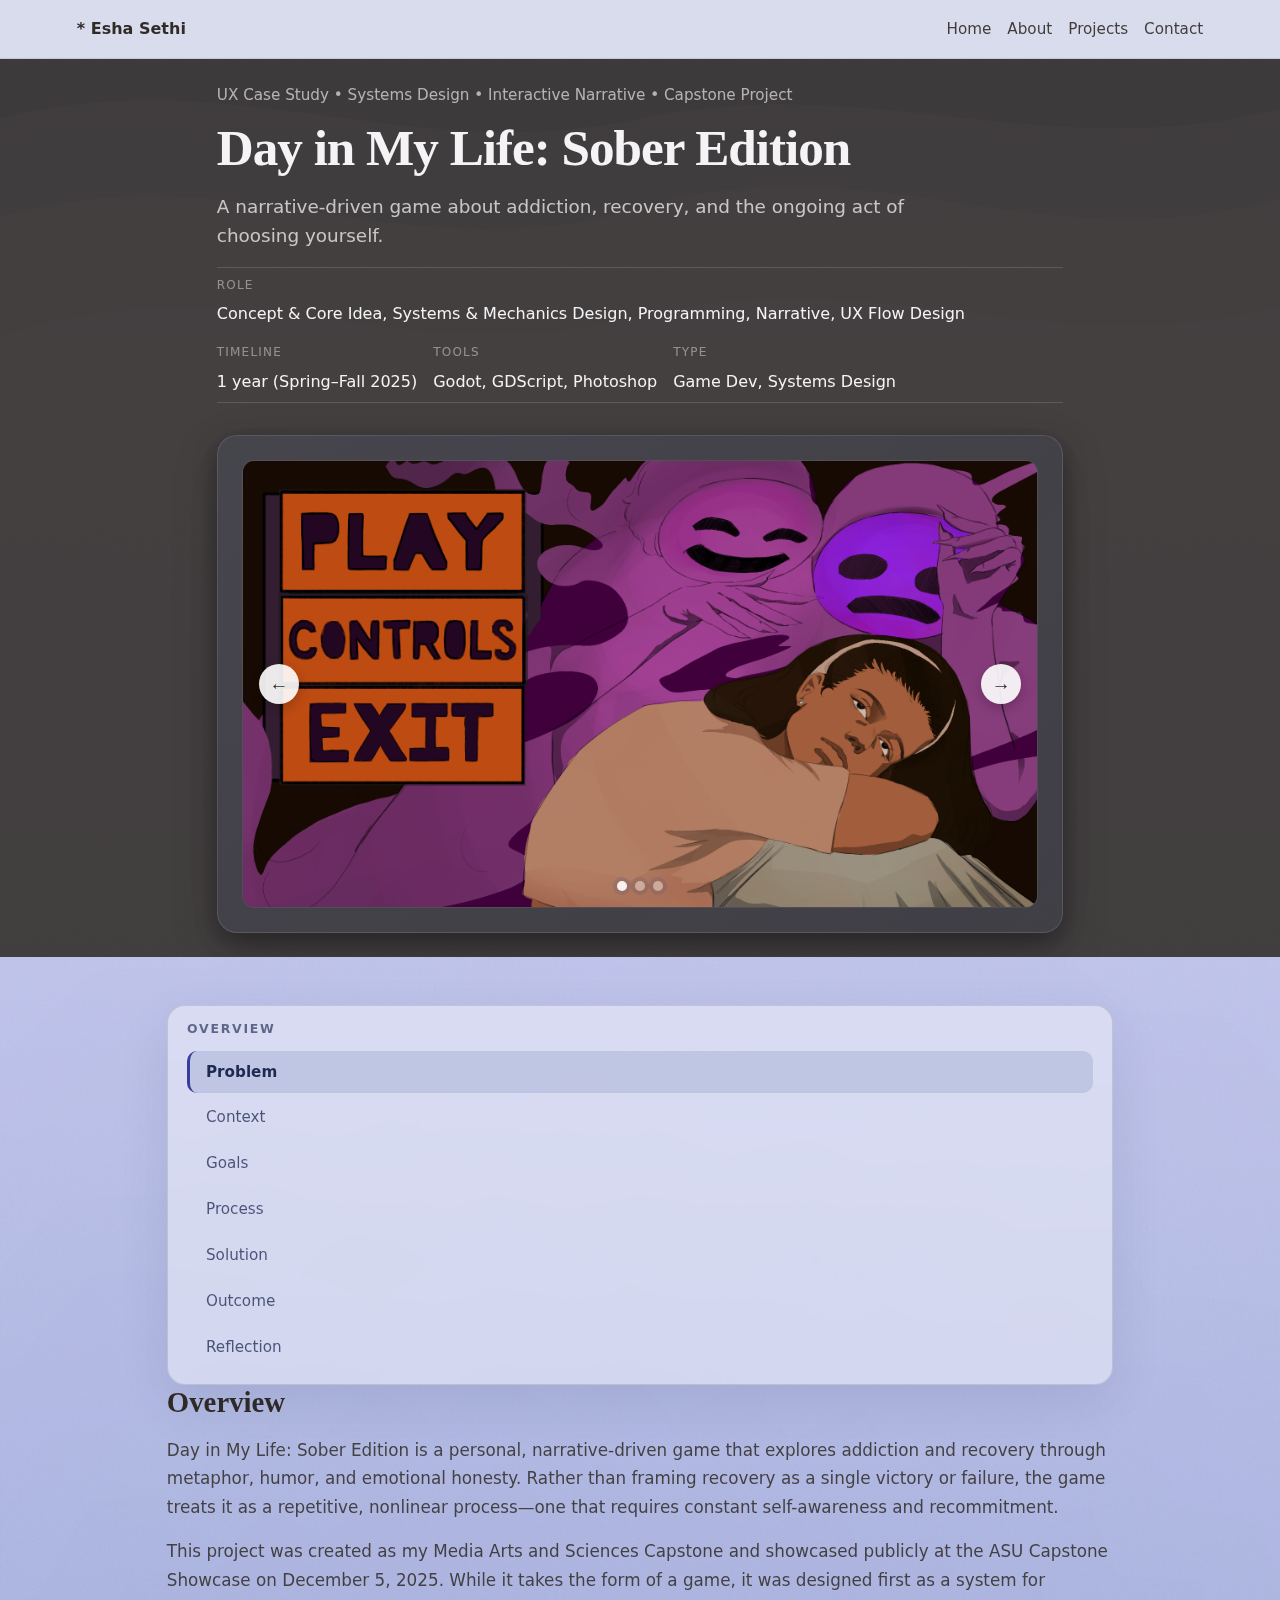
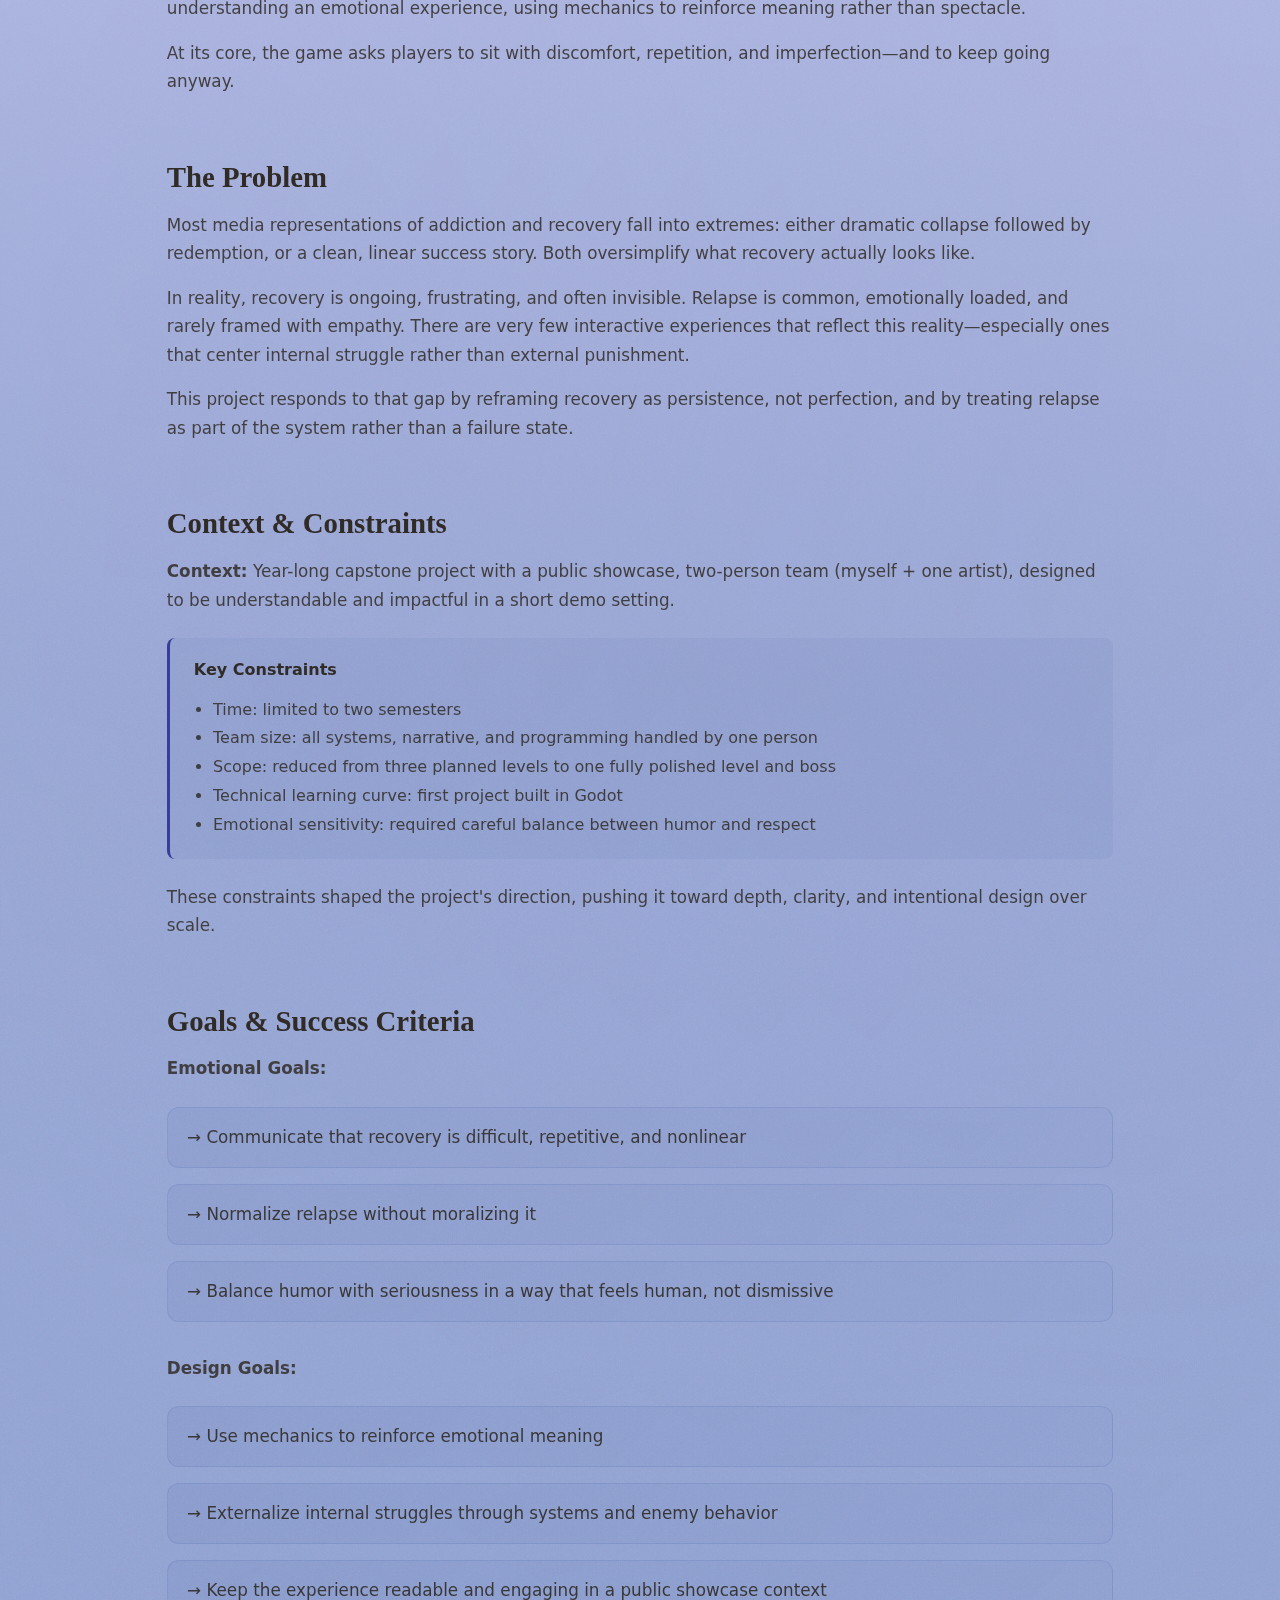
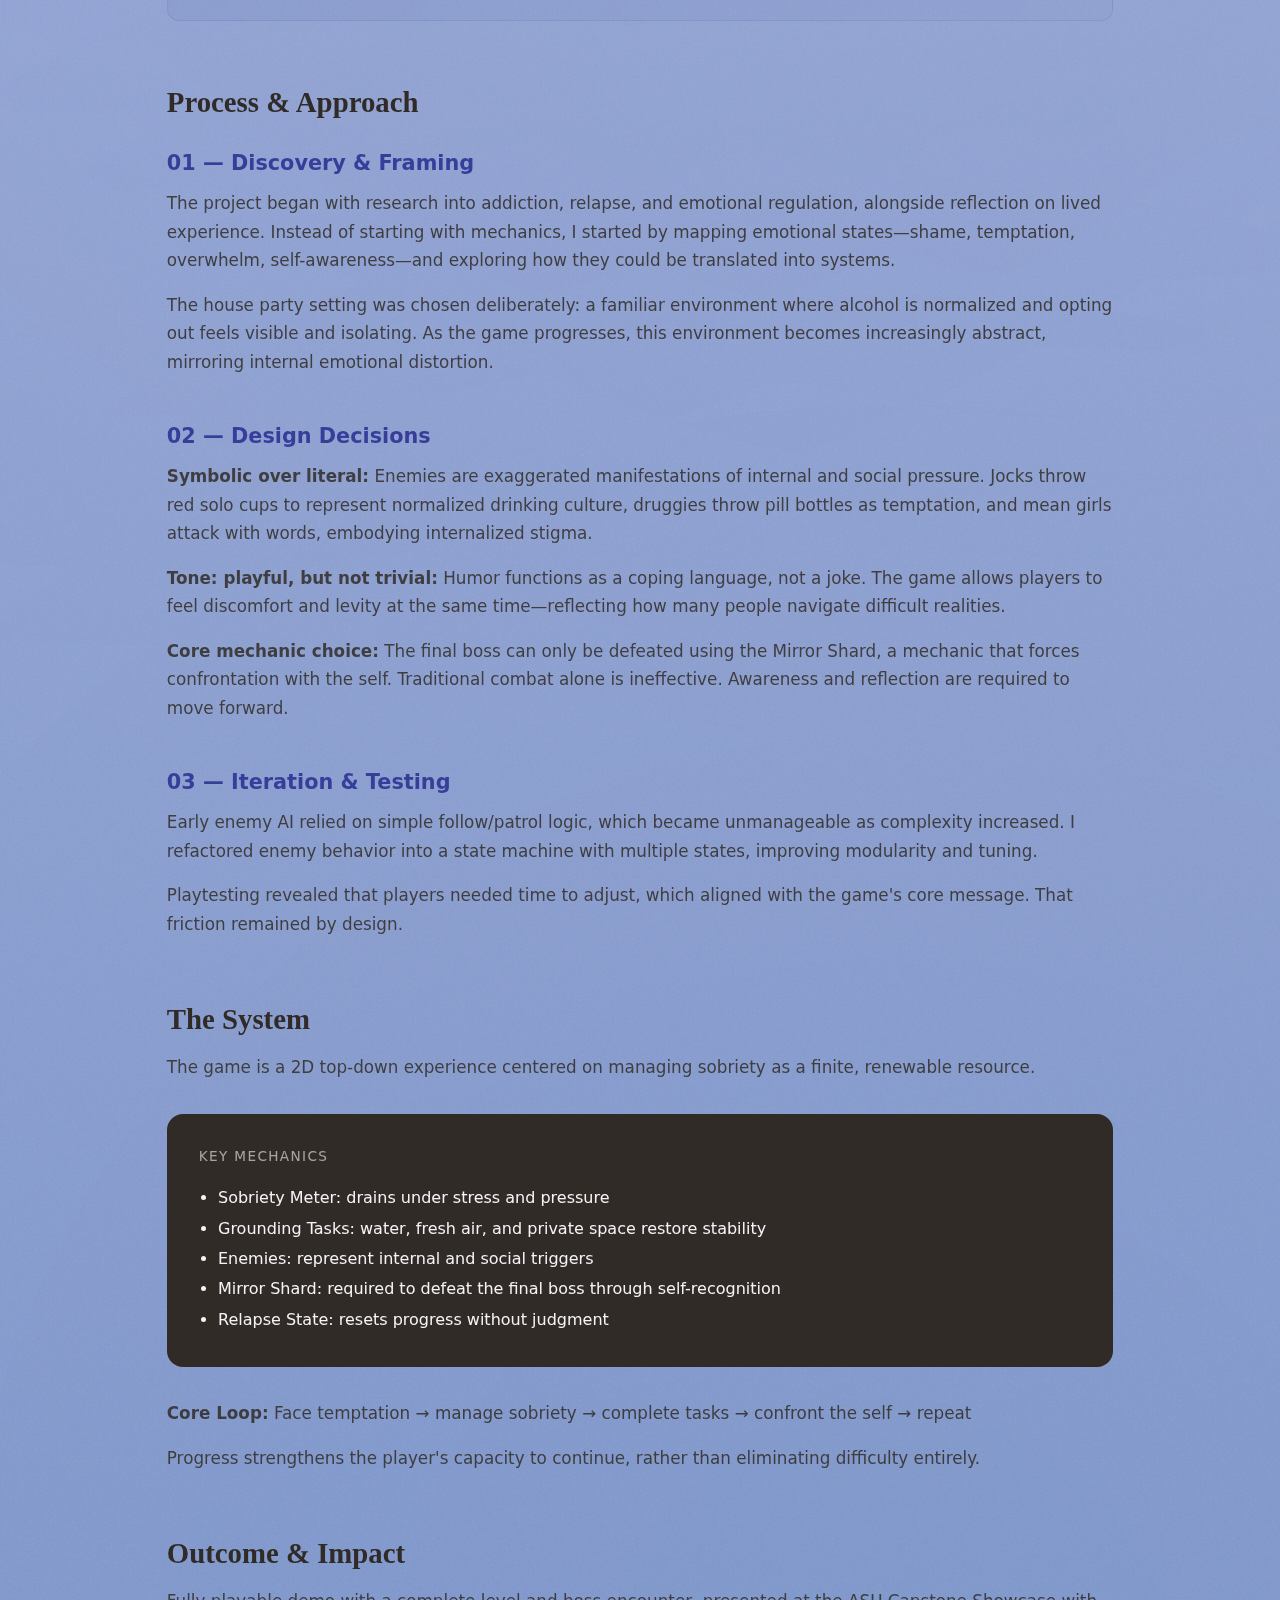
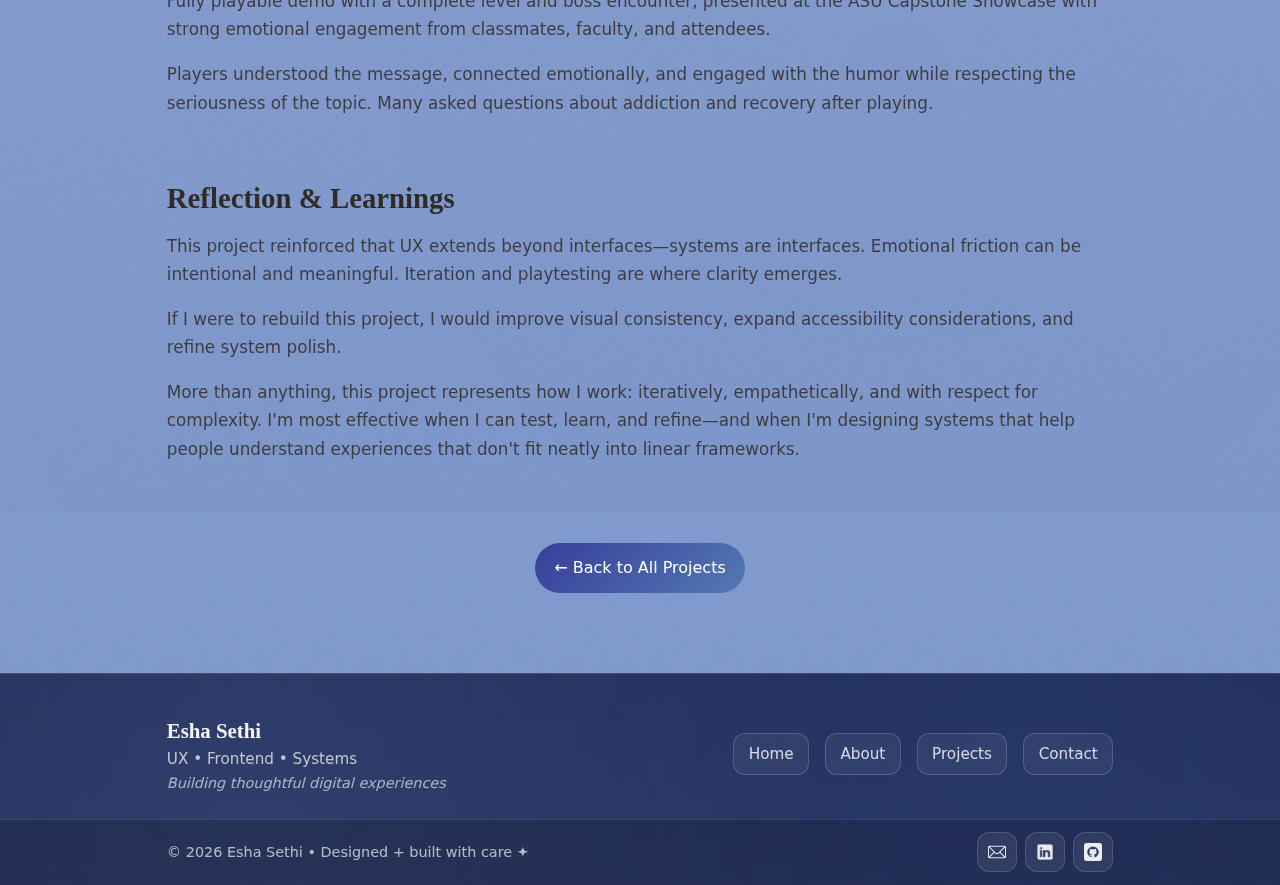
<file: case-diml-sober.html>
<!-- case-day-in-my-life.html -->
<!doctype html>
<html lang="en">
<head>
  <meta charset="UTF-8" />
  <meta name="viewport" content="width=device-width, initial-scale=1.0" />
  <title>Day in My Life: Sober Edition — Esha Sethi</title>
  <meta name="description" content="A narrative-driven game about addiction, recovery, and the ongoing act of choosing yourself." />
  
  <!-- Modular CSS Architecture -->
  <link rel="stylesheet" href="./css/styles.css" />
<style>
    :root{
      --scroll-offset: 75px;
    }

    /* only apply to your case sections */
    #overview, #problem, #context, #goals, #process, #solution, #outcome, #reflection{
      scroll-margin-top: var(--scroll-offset);
    }

    /* keep smooth scroll */
    html{
      scroll-behavior: smooth;
    }

</style>
</head>
<script src="./js/site.js" defer></script>

<body>
  <!-- Top Nav -->
  <header class="topbar">
    <a class="brand" href="./index.html" aria-label="Home">
      <span class="star" aria-hidden="true">*</span>
      <span class="brand-name">Esha Sethi</span>
    </a>

    <nav class="nav" aria-label="Primary">
      <a href="./index.html#home">Home</a>
      <a href="./index.html#about">About</a>
      <a href="./index.html#work">Projects</a>
      <a href="./index.html#contact">Contact</a>
    </nav>
  </header>

  <main>
    <!-- CASE STUDY HERO WITH VISUAL -->
<section class="hero" style="
  min-height: auto;
  background: rgba(48, 43, 39, 0.88);
  padding: 1.5rem 0 1.5rem;
">
      <div class="container" style="max-width: 1000px;">
        <!-- Project Title & Meta -->
        <div style="margin-bottom: 1rem;">
          <p class="kicker" style="color: rgba(245, 243, 245, 0.65); margin-bottom: 0.8rem;">UX Case Study • Systems Design • Interactive Narrative • Capstone Project</p>
          <h1 style="font-size: clamp(2rem, 4vw, 3.2rem); color: var(--paper); margin: 0 0 1rem; font-family: var(--font-serif); font-weight: 650; letter-spacing: -0.02em; line-height: 1.1;">
            Day in My Life: Sober Edition
          </h1>
          <p style="color: rgba(245, 243, 245, 0.75); font-size: 1.15rem; max-width: 65ch; margin: 0; line-height: 1.6;">
            A narrative-driven game about addiction, recovery, and the ongoing act of choosing yourself.
          </p>
        </div>

        <!-- Project Specs (Compact) -->
        <div style="
          display: flex;
          gap: 1rem;
          flex-wrap: wrap;
          padding: .5rem 0;
          border-top: 1px solid rgba(245, 243, 245, 0.15);
          border-bottom: 1px solid rgba(245, 243, 245, 0.15);
          margin-bottom: 2rem;
        ">
          <div>
            <p style="margin: 0 0 0.4rem; font-size: 0.75rem; text-transform: uppercase; letter-spacing: 0.1em; color: rgba(245, 243, 245, 0.45);">Role</p>
            <p style="margin: 0; color: var(--paper); font-size: 1rem; font-weight: 500;">Concept & Core Idea, Systems & Mechanics Design, Programming, Narrative, UX Flow Design</p>
          </div>
          <div>
            <p style="margin: 0 0 0.4rem; font-size: 0.75rem; text-transform: uppercase; letter-spacing: 0.1em; color: rgba(245, 243, 245, 0.45);">Timeline</p>
            <p style="margin: 0; color: var(--paper); font-size: 1rem; font-weight: 500;">1 year (Spring–Fall 2025)</p>
          </div>
          <div>
            <p style="margin: 0 0 0.4rem; font-size: 0.75rem; text-transform: uppercase; letter-spacing: 0.1em; color: rgba(245, 243, 245, 0.45);">Tools</p>
            <p style="margin: 0; color: var(--paper); font-size: 1rem; font-weight: 500;">Godot, GDScript, Photoshop</p>
          </div>
          <div>
            <p style="margin: 0 0 0.4rem; font-size: 0.75rem; text-transform: uppercase; letter-spacing: 0.1em; color: rgba(245, 243, 245, 0.45);">Type</p>
            <p style="margin: 0; color: var(--paper); font-size: 1rem; font-weight: 500;">Game Dev, Systems Design</p>
          </div>
        </div>

        <!-- Screenshot Carousel -->
        <div style="
          background: linear-gradient(135deg, rgba(87, 108, 168, 0.12), rgba(39, 70, 144, 0.08));
          border-radius: 20px;
          padding: 1.5rem;
          border: 1px solid rgba(245, 243, 245, 0.12);
          box-shadow: 
            0 8px 24px rgba(0, 0, 0, 0.3),
            0 16px 48px rgba(0, 0, 0, 0.2);
          position: relative;
        ">
          <!-- Carousel Container -->
          <div id="carousel" style="
            aspect-ratio: 16 / 9;
            border-radius: 12px;
            overflow: hidden;
            position: relative;
            border: 1px solid rgba(245, 243, 245, 0.08);
          ">
            <!-- Slides -->
            <div class="carousel-slide active" style="
              position: absolute;
              inset: 0;
              opacity: 0;
              transition: opacity 0.5s ease;
            ">
              <img src="./assets/images/menu.png" alt="Day in My Life menu screen" style="width: 100%; height: 100%; object-fit: cover; display: block;" 
                onerror="this.style.display='none'; this.parentElement.innerHTML='<div style=\'display:flex;align-items:center;justify-content:center;height:100%;color:rgba(245,243,245,0.50);text-align:center;background:radial-gradient(circle at 30% 40%, rgba(87, 108, 168, 0.15), transparent 60%),radial-gradient(circle at 70% 60%, rgba(39, 70, 144, 0.12), transparent 60%),linear-gradient(135deg, rgba(48, 43, 39, 0.04), rgba(48, 43, 39, 0.02));\'>Add screenshot: ./assets/images/menu.png</div>';">
            </div>
            <div class="carousel-slide" style="
              position: absolute;
              inset: 0;
              opacity: 0;
              transition: opacity 0.5s ease;
            ">
              <img src="./assets/images/gameplay.png" alt="Day in My Life gameplay" style="width: 100%; height: 100%; object-fit: cover; display: block;" 
                onerror="this.style.display='none'; this.parentElement.innerHTML='<div style=\'display:flex;align-items:center;justify-content:center;height:100%;color:rgba(245,243,245,0.50);text-align:center;background:radial-gradient(circle at 30% 40%, rgba(87, 108, 168, 0.15), transparent 60%),radial-gradient(circle at 70% 60%, rgba(39, 70, 144, 0.12), transparent 60%),linear-gradient(135deg, rgba(48, 43, 39, 0.04), rgba(48, 43, 39, 0.02));\'>Add screenshot: ./assets/images/gameplay.png</div>';">
            </div>
            <div class="carousel-slide" style="
              position: absolute;
              inset: 0;
              opacity: 0;
              transition: opacity 0.5s ease;
            ">
              <img src="./assets/images/invite.png" alt="Day in My Life party invitation" style="width: 100%; height: 100%; object-fit: cover; display: block;" 
                onerror="this.style.display='none'; this.parentElement.innerHTML='<div style=\'display:flex;align-items:center;justify-content:center;height:100%;color:rgba(245,243,245,0.50);text-align:center;background:radial-gradient(circle at 30% 40%, rgba(87, 108, 168, 0.15), transparent 60%),radial-gradient(circle at 70% 60%, rgba(39, 70, 144, 0.12), transparent 60%),linear-gradient(135deg, rgba(48, 43, 39, 0.04), rgba(48, 43, 39, 0.02));\'>Add screenshot: ./assets/images/invite.png</div>';">
            </div>

            <!-- Navigation Arrows -->
            <button id="prevBtn" style="
              position: absolute;
              left: 1rem;
              top: 50%;
              transform: translateY(-50%);
              width: 40px;
              height: 40px;
              border-radius: 50%;
              background: rgba(255, 255, 255, 0.90);
              border: none;
              cursor: pointer;
              display: flex;
              align-items: center;
              justify-content: center;
              font-size: 1.2rem;
              color: var(--graphite);
              box-shadow: 0 4px 12px rgba(0, 0, 0, 0.2);
              transition: all 0.2s ease;
              z-index: 10;
            " onmouseover="this.style.transform='translateY(-50%) scale(1.1)'; this.style.background='rgba(255, 255, 255, 1)';" 
               onmouseout="this.style.transform='translateY(-50%) scale(1)'; this.style.background='rgba(255, 255, 255, 0.90)';">
              ←
            </button>
            <button id="nextBtn" style="
              position: absolute;
              right: 1rem;
              top: 50%;
              transform: translateY(-50%);
              width: 40px;
              height: 40px;
              border-radius: 50%;
              background: rgba(255, 255, 255, 0.90);
              border: none;
              cursor: pointer;
              display: flex;
              align-items: center;
              justify-content: center;
              font-size: 1.2rem;
              color: var(--graphite);
              box-shadow: 0 4px 12px rgba(0, 0, 0, 0.2);
              transition: all 0.2s ease;
              z-index: 10;
            " onmouseover="this.style.transform='translateY(-50%) scale(1.1)'; this.style.background='rgba(255, 255, 255, 1)';" 
               onmouseout="this.style.transform='translateY(-50%) scale(1)'; this.style.background='rgba(255, 255, 255, 0.90)';">
              →
            </button>

            <!-- Dots Indicator -->
            <div id="dotsContainer" style="
              position: absolute;
              bottom: 1rem;
              left: 50%;
              transform: translateX(-50%);
              display: flex;
              gap: 0.5rem;
              z-index: 10;
            ">
              <span class="dot active" data-slide="0" style="
                width: 10px;
                height: 10px;
                border-radius: 50%;
                background: rgba(255, 255, 255, 0.90);
                cursor: pointer;
                transition: all 0.3s ease;
              "></span>
              <span class="dot" data-slide="1" style="
                width: 10px;
                height: 10px;
                border-radius: 50%;
                background: rgba(255, 255, 255, 0.40);
                cursor: pointer;
                transition: all 0.3s ease;
              "></span>
              <span class="dot" data-slide="2" style="
                width: 10px;
                height: 10px;
                border-radius: 50%;
                background: rgba(255, 255, 255, 0.40);
                cursor: pointer;
                transition: all 0.3s ease;
              "></span>
            </div>
          </div>
        </div>
      </div>
    </section>

    <!-- SPECIFICATIONS SECTION -->
    <section class="section case-section">
  <div class="container case-container">
    <div class="case-layout">
      
      <!-- Left: Section Navigation -->
          <div class="case-sidebar">
        <h2 class="case-sidebar__title">Overview</h2>
        <nav class="case-toc">
          <a href="#problem" class="is-active">Problem</a>
          <a href="#context">Context</a>
          <a href="#goals">Goals</a>
          <a href="#process">Process</a>
          <a href="#solution">Solution</a>
          <a href="#outcome">Outcome</a>
          <a href="#reflection">Reflection</a>
        </nav>
      </div>

          <!-- Right: Content Sections -->
          <div style="display: flex; flex-direction: column; gap: 4rem;">
            <!-- Overview -->
            <div id="overview">
              <h3 style="margin: 0 0 1rem; font-size: 1.8rem; color: var(--graphite); font-family: var(--font-serif);">Overview</h3>
              <p style="margin: 0 0 1rem; font-size: 1.05rem; line-height: 1.7; color: rgba(48, 43, 39, 0.85);">
                Day in My Life: Sober Edition is a personal, narrative-driven game that explores addiction and recovery through metaphor, humor, and emotional honesty. Rather than framing recovery as a single victory or failure, the game treats it as a repetitive, nonlinear process—one that requires constant self-awareness and recommitment.
              </p>
              <p style="margin: 0 0 1rem; font-size: 1.05rem; line-height: 1.7; color: rgba(48, 43, 39, 0.85);">
                This project was created as my Media Arts and Sciences Capstone and showcased publicly at the ASU Capstone Showcase on December 5, 2025. While it takes the form of a game, it was designed first as a system for understanding an emotional experience, using mechanics to reinforce meaning rather than spectacle.
              </p>
              <p style="margin: 0; font-size: 1.05rem; line-height: 1.7; color: rgba(48, 43, 39, 0.85);">
                At its core, the game asks players to sit with discomfort, repetition, and imperfection—and to keep going anyway.
              </p>
            </div>

            <!-- Problem -->
            <div id="problem">
              <h3 style="margin: 0 0 1rem; font-size: 1.8rem; color: var(--graphite); font-family: var(--font-serif);">The Problem</h3>
              <p style="margin: 0 0 1rem; font-size: 1.05rem; line-height: 1.7; color: rgba(48, 43, 39, 0.85);">
                Most media representations of addiction and recovery fall into extremes: either dramatic collapse followed by redemption, or a clean, linear success story. Both oversimplify what recovery actually looks like.
              </p>
              <p style="margin: 0 0 1rem; font-size: 1.05rem; line-height: 1.7; color: rgba(48, 43, 39, 0.85);">
                In reality, recovery is ongoing, frustrating, and often invisible. Relapse is common, emotionally loaded, and rarely framed with empathy. There are very few interactive experiences that reflect this reality—especially ones that center internal struggle rather than external punishment.
              </p>
              <p style="margin: 0; font-size: 1.05rem; line-height: 1.7; color: rgba(48, 43, 39, 0.85);">
                This project responds to that gap by reframing recovery as persistence, not perfection, and by treating relapse as part of the system rather than a failure state.
              </p>
            </div>

            <!-- Context -->
            <div id="context">
              <h3 style="margin: 0 0 1rem; font-size: 1.8rem; color: var(--graphite); font-family: var(--font-serif);">Context & Constraints</h3>
              <p style="margin: 0 0 1.5rem; font-size: 1.05rem; line-height: 1.7; color: rgba(48, 43, 39, 0.85);">
                <strong>Context:</strong> Year-long capstone project with a public showcase, two-person team (myself + one artist), designed to be understandable and impactful in a short demo setting.
              </p>
              <div style="background: rgba(39, 70, 144, 0.05); border-left: 3px solid var(--blue); padding: 1.2rem 1.5rem; border-radius: 8px;">
                <p style="margin: 0 0 0.8rem; font-weight: 600; color: var(--graphite);">Key Constraints</p>
                <ul style="margin: 0; padding-left: 1.2rem; color: rgba(48, 43, 39, 0.85); line-height: 1.8;">
                  <li>Time: limited to two semesters</li>
                  <li>Team size: all systems, narrative, and programming handled by one person</li>
                  <li>Scope: reduced from three planned levels to one fully polished level and boss</li>
                  <li>Technical learning curve: first project built in Godot</li>
                  <li>Emotional sensitivity: required careful balance between humor and respect</li>
                </ul>
              </div>
              <p style="margin: 1.5rem 0 0; font-size: 1.05rem; line-height: 1.7; color: rgba(48, 43, 39, 0.85);">
                These constraints shaped the project's direction, pushing it toward depth, clarity, and intentional design over scale.
              </p>
            </div>

            <!-- Goals -->
            <div id="goals">
              <h3 style="margin: 0 0 1rem; font-size: 1.8rem; color: var(--graphite); font-family: var(--font-serif);">Goals & Success Criteria</h3>
              
              <p style="margin: 0 0 1.5rem; font-size: 1.05rem; line-height: 1.7; color: rgba(48, 43, 39, 0.85);">
                <strong>Emotional Goals:</strong>
              </p>
              <div style="display: grid; gap: 1rem; margin-bottom: 2rem;">
                <div style="padding: 1rem 1.2rem; border-radius: 12px; background: linear-gradient(135deg, rgba(39, 70, 144, 0.06), rgba(87, 108, 168, 0.04)); border: 1px solid rgba(39, 70, 144, 0.12);">
                  <p style="margin: 0; color: rgba(48, 43, 39, 0.90); font-size: 1.05rem;">→ Communicate that recovery is difficult, repetitive, and nonlinear</p>
                </div>
                <div style="padding: 1rem 1.2rem; border-radius: 12px; background: linear-gradient(135deg, rgba(39, 70, 144, 0.06), rgba(87, 108, 168, 0.04)); border: 1px solid rgba(39, 70, 144, 0.12);">
                  <p style="margin: 0; color: rgba(48, 43, 39, 0.90); font-size: 1.05rem;">→ Normalize relapse without moralizing it</p>
                </div>
                <div style="padding: 1rem 1.2rem; border-radius: 12px; background: linear-gradient(135deg, rgba(39, 70, 144, 0.06), rgba(87, 108, 168, 0.04)); border: 1px solid rgba(39, 70, 144, 0.12);">
                  <p style="margin: 0; color: rgba(48, 43, 39, 0.90); font-size: 1.05rem;">→ Balance humor with seriousness in a way that feels human, not dismissive</p>
                </div>
              </div>

              <p style="margin: 0 0 1.5rem; font-size: 1.05rem; line-height: 1.7; color: rgba(48, 43, 39, 0.85);">
                <strong>Design Goals:</strong>
              </p>
              <div style="display: grid; gap: 1rem;">
                <div style="padding: 1rem 1.2rem; border-radius: 12px; background: linear-gradient(135deg, rgba(39, 70, 144, 0.06), rgba(87, 108, 168, 0.04)); border: 1px solid rgba(39, 70, 144, 0.12);">
                  <p style="margin: 0; color: rgba(48, 43, 39, 0.90); font-size: 1.05rem;">→ Use mechanics to reinforce emotional meaning</p>
                </div>
                <div style="padding: 1rem 1.2rem; border-radius: 12px; background: linear-gradient(135deg, rgba(39, 70, 144, 0.06), rgba(87, 108, 168, 0.04)); border: 1px solid rgba(39, 70, 144, 0.12);">
                  <p style="margin: 0; color: rgba(48, 43, 39, 0.90); font-size: 1.05rem;">→ Externalize internal struggles through systems and enemy behavior</p>
                </div>
                <div style="padding: 1rem 1.2rem; border-radius: 12px; background: linear-gradient(135deg, rgba(39, 70, 144, 0.06), rgba(87, 108, 168, 0.04)); border: 1px solid rgba(39, 70, 144, 0.12);">
                  <p style="margin: 0; color: rgba(48, 43, 39, 0.90); font-size: 1.05rem;">→ Keep the experience readable and engaging in a public showcase context</p>
                </div>
              </div>
            </div>

            <!-- Process -->
            <div id="process">
              <h3 style="margin: 0 0 2rem; font-size: 1.8rem; color: var(--graphite); font-family: var(--font-serif);">Process & Approach</h3>
              
              <div style="display: flex; flex-direction: column; gap: 3rem;">
                <!-- Discovery -->
                <div>
                  <h4 style="margin: 0 0 0.8rem; font-size: 1.3rem; color: var(--blue);">01 — Discovery & Framing</h4>
                  <p style="margin: 0 0 1rem; font-size: 1.05rem; line-height: 1.7; color: rgba(48, 43, 39, 0.85);">
                    The project began with research into addiction, relapse, and emotional regulation, alongside reflection on lived experience. Instead of starting with mechanics, I started by mapping emotional states—shame, temptation, overwhelm, self-awareness—and exploring how they could be translated into systems.
                  </p>
                  <p style="margin: 0; font-size: 1.05rem; line-height: 1.7; color: rgba(48, 43, 39, 0.85);">
                    The house party setting was chosen deliberately: a familiar environment where alcohol is normalized and opting out feels visible and isolating. As the game progresses, this environment becomes increasingly abstract, mirroring internal emotional distortion.
                  </p>
                </div>

                <!-- Design Decisions -->
                <div>
                  <h4 style="margin: 0 0 0.8rem; font-size: 1.3rem; color: var(--blue);">02 — Design Decisions</h4>
                  <p style="margin: 0 0 1rem; font-size: 1.05rem; line-height: 1.7; color: rgba(48, 43, 39, 0.85);">
                    <strong>Symbolic over literal:</strong> Enemies are exaggerated manifestations of internal and social pressure. Jocks throw red solo cups to represent normalized drinking culture, druggies throw pill bottles as temptation, and mean girls attack with words, embodying internalized stigma.
                  </p>
                  <p style="margin: 0 0 1rem; font-size: 1.05rem; line-height: 1.7; color: rgba(48, 43, 39, 0.85);">
                    <strong>Tone: playful, but not trivial:</strong> Humor functions as a coping language, not a joke. The game allows players to feel discomfort and levity at the same time—reflecting how many people navigate difficult realities.
                  </p>
                  <p style="margin: 0; font-size: 1.05rem; line-height: 1.7; color: rgba(48, 43, 39, 0.85);">
                    <strong>Core mechanic choice:</strong> The final boss can only be defeated using the Mirror Shard, a mechanic that forces confrontation with the self. Traditional combat alone is ineffective. Awareness and reflection are required to move forward.
                  </p>
                </div>

                <!-- Iteration -->
                <div>
                  <h4 style="margin: 0 0 0.8rem; font-size: 1.3rem; color: var(--blue);">03 — Iteration & Testing</h4>
                  <p style="margin: 0 0 1rem; font-size: 1.05rem; line-height: 1.7; color: rgba(48, 43, 39, 0.85);">
                    Early enemy AI relied on simple follow/patrol logic, which became unmanageable as complexity increased. I refactored enemy behavior into a state machine with multiple states, improving modularity and tuning.
                  </p>
                  <p style="margin: 0; font-size: 1.05rem; line-height: 1.7; color: rgba(48, 43, 39, 0.85);">
                    Playtesting revealed that players needed time to adjust, which aligned with the game's core message. That friction remained by design.
                  </p>
                </div>
              </div>
            </div>

            <!-- Solution -->
            <div id="solution">
              <h3 style="margin: 0 0 1rem; font-size: 1.8rem; color: var(--graphite); font-family: var(--font-serif);">The System</h3>
              <p style="margin: 0 0 1.5rem; font-size: 1.05rem; line-height: 1.7; color: rgba(48, 43, 39, 0.85);">
                The game is a 2D top-down experience centered on managing sobriety as a finite, renewable resource.
              </p>
              
              <div style="background: var(--graphite); color: var(--paper); padding: 2rem; border-radius: 16px; margin: 2rem 0;">
                <p style="margin: 0 0 1rem; font-size: 0.85rem; text-transform: uppercase; letter-spacing: 0.1em; color: rgba(245, 243, 245, 0.60);">Key Mechanics</p>
                <ul style="margin: 0; padding-left: 1.2rem; line-height: 1.9;">
                  <li>Sobriety Meter: drains under stress and pressure</li>
                  <li>Grounding Tasks: water, fresh air, and private space restore stability</li>
                  <li>Enemies: represent internal and social triggers</li>
                  <li>Mirror Shard: required to defeat the final boss through self-recognition</li>
                  <li>Relapse State: resets progress without judgment</li>
                </ul>
              </div>

              <p style="margin: 0 0 1rem; font-size: 1.05rem; line-height: 1.7; color: rgba(48, 43, 39, 0.85);">
                <strong>Core Loop:</strong> Face temptation → manage sobriety → complete tasks → confront the self → repeat
              </p>
              <p style="margin: 0; font-size: 1.05rem; line-height: 1.7; color: rgba(48, 43, 39, 0.85);">
                Progress strengthens the player's capacity to continue, rather than eliminating difficulty entirely.
              </p>
            </div>

            <!-- Outcome -->
            <div id="outcome">
              <h3 style="margin: 0 0 1rem; font-size: 1.8rem; color: var(--graphite); font-family: var(--font-serif);">Outcome & Impact</h3>
              <p style="margin: 0 0 1rem; font-size: 1.05rem; line-height: 1.7; color: rgba(48, 43, 39, 0.85);">
                Fully playable demo with a complete level and boss encounter, presented at the ASU Capstone Showcase with strong emotional engagement from classmates, faculty, and attendees.
              </p>
              <p style="margin: 0; font-size: 1.05rem; line-height: 1.7; color: rgba(48, 43, 39, 0.85);">
                Players understood the message, connected emotionally, and engaged with the humor while respecting the seriousness of the topic. Many asked questions about addiction and recovery after playing.
              </p>
            </div>

            <!-- Reflection -->
            <div id="reflection">
              <h3 style="margin: 0 0 1rem; font-size: 1.8rem; color: var(--graphite); font-family: var(--font-serif);">Reflection & Learnings</h3>
              <p style="margin: 0 0 1rem; font-size: 1.05rem; line-height: 1.7; color: rgba(48, 43, 39, 0.85);">
                This project reinforced that UX extends beyond interfaces—systems are interfaces. Emotional friction can be intentional and meaningful. Iteration and playtesting are where clarity emerges.
              </p>
              <p style="margin: 0 0 1rem; font-size: 1.05rem; line-height: 1.7; color: rgba(48, 43, 39, 0.85);">
                If I were to rebuild this project, I would improve visual consistency, expand accessibility considerations, and refine system polish.
              </p>
              <p style="margin: 0; font-size: 1.05rem; line-height: 1.7; color: rgba(48, 43, 39, 0.85);">
                More than anything, this project represents how I work: iteratively, empathetically, and with respect for complexity. I'm most effective when I can test, learn, and refine—and when I'm designing systems that help people understand experiences that don't fit neatly into linear frameworks.
              </p>
            </div>
          </div>
        </div>
      </div>
    </section>

    <!-- Back to Projects -->
    <section class="section-tight">
      <div class="container narrow" style="text-align: center;">
        <a class="btn primary" href="./index.html#work">← Back to All Projects</a>
      </div>
    </section>
  </main>

  <footer class="site-footer">
    <div class="container footer-top">
      <div class="footer-brand">
        <p class="footer-name">Esha Sethi</p>
        <p class="footer-tagline">UX • Frontend • Systems</p>
        <p class="footer-note">Building thoughtful digital experiences</p>
      </div>

      <nav class="footer-nav" aria-label="Footer">
        <a href="./index.html#home">Home</a>
        <a href="./index.html#about">About</a>
        <a href="./index.html#work">Projects</a>
        <a href="./index.html#contact">Contact</a>
      </nav>
    </div>

    <div class="footer-bar">
      <div class="container footer-bar-inner">
        <p class="footer-legal">© <span id="year"></span> Esha Sethi • Designed + built with care ✦</p>

        <div class="footer-icons" aria-label="Social links">
          <a class="icon-pill" href="mailto:eshasethi194@gmail.com" aria-label="Email">
            <img src="./assets/images/icons/email_icon.png" alt="" width="18" height="18">
          </a>
          <a class="icon-pill" href="https://www.linkedin.com/in/eshasethi194" target="_blank" rel="noopener" aria-label="LinkedIn">
            <img src="./assets/images/icons/linkedin_icon.png" alt="" width="18" height="18">
          </a>
          <a class="icon-pill" href="https://github.com/esethi194" target="_blank" rel="noopener" aria-label="GitHub">
            <img src="./assets/images/icons/github_icon.png" alt="" width="18" height="18">
          </a>
        </div>
      </div>
    </div>
  </footer>
</body>
</html>
</file>
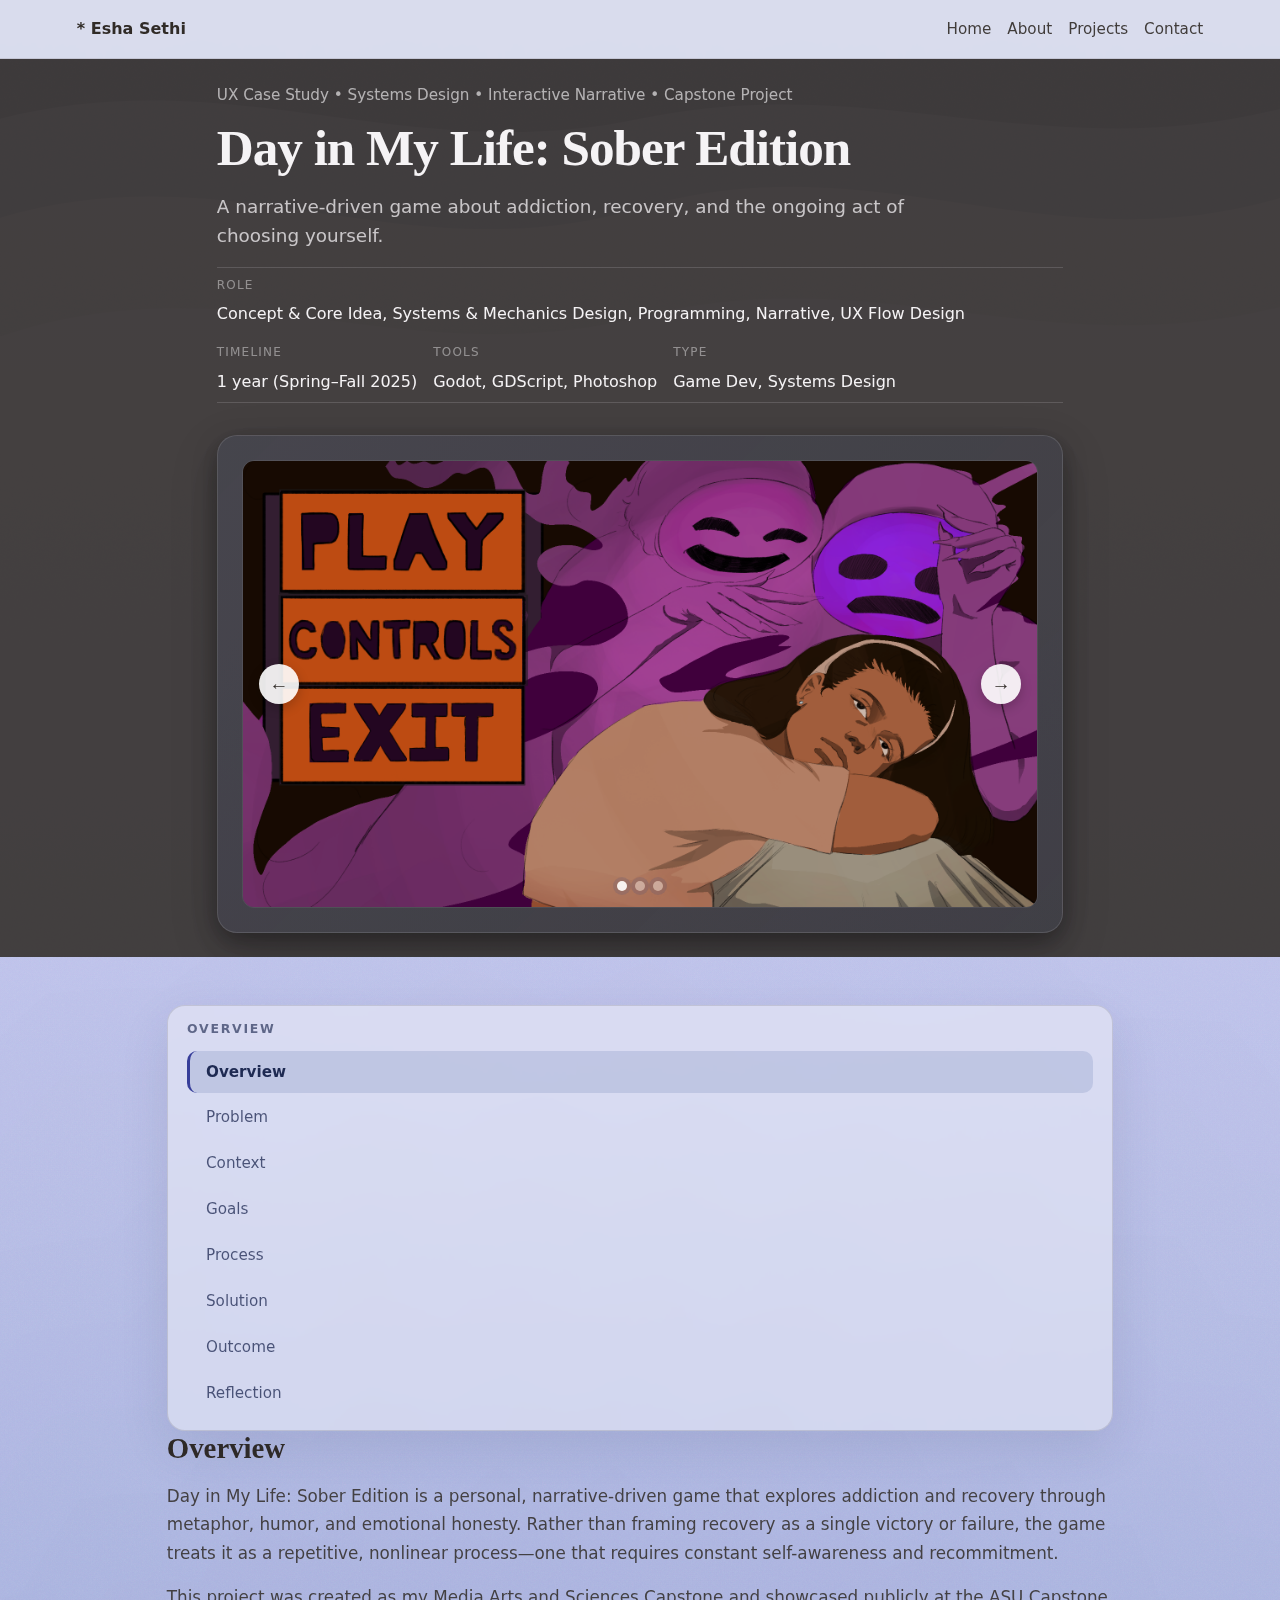
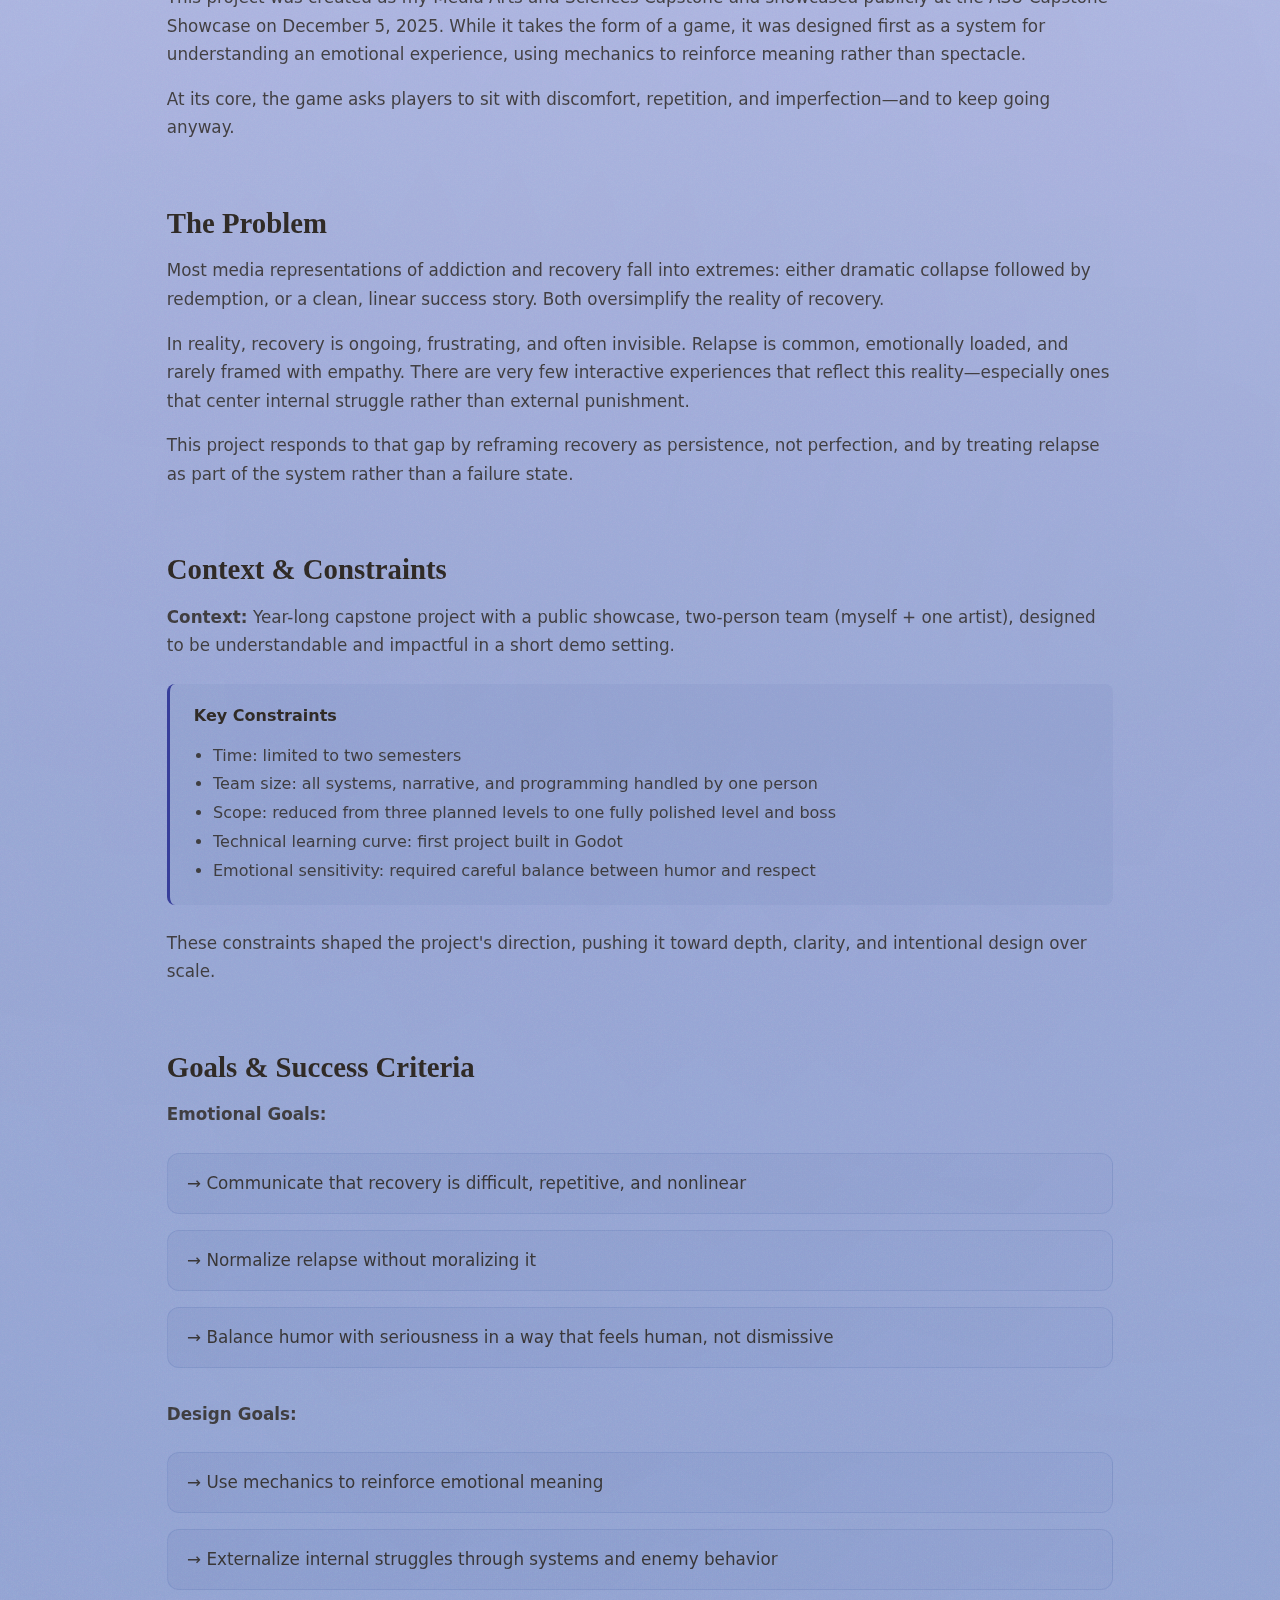
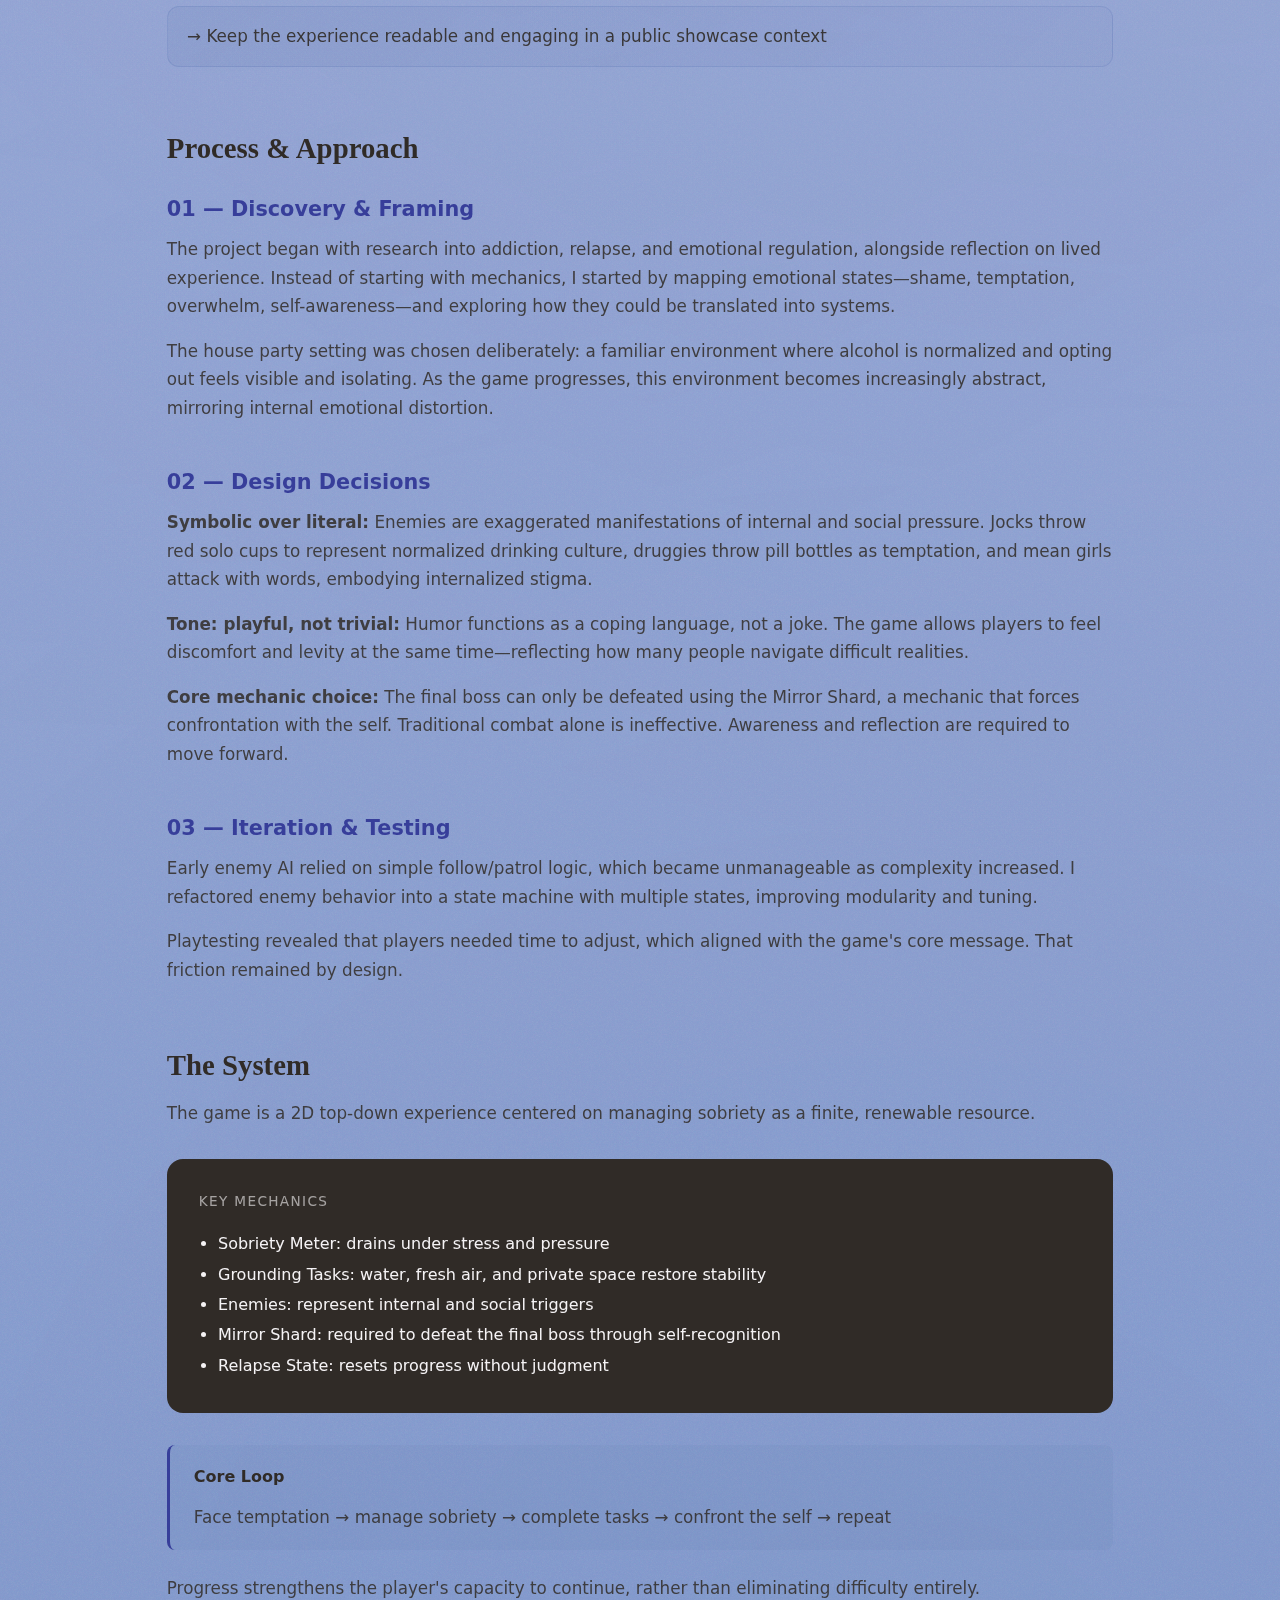
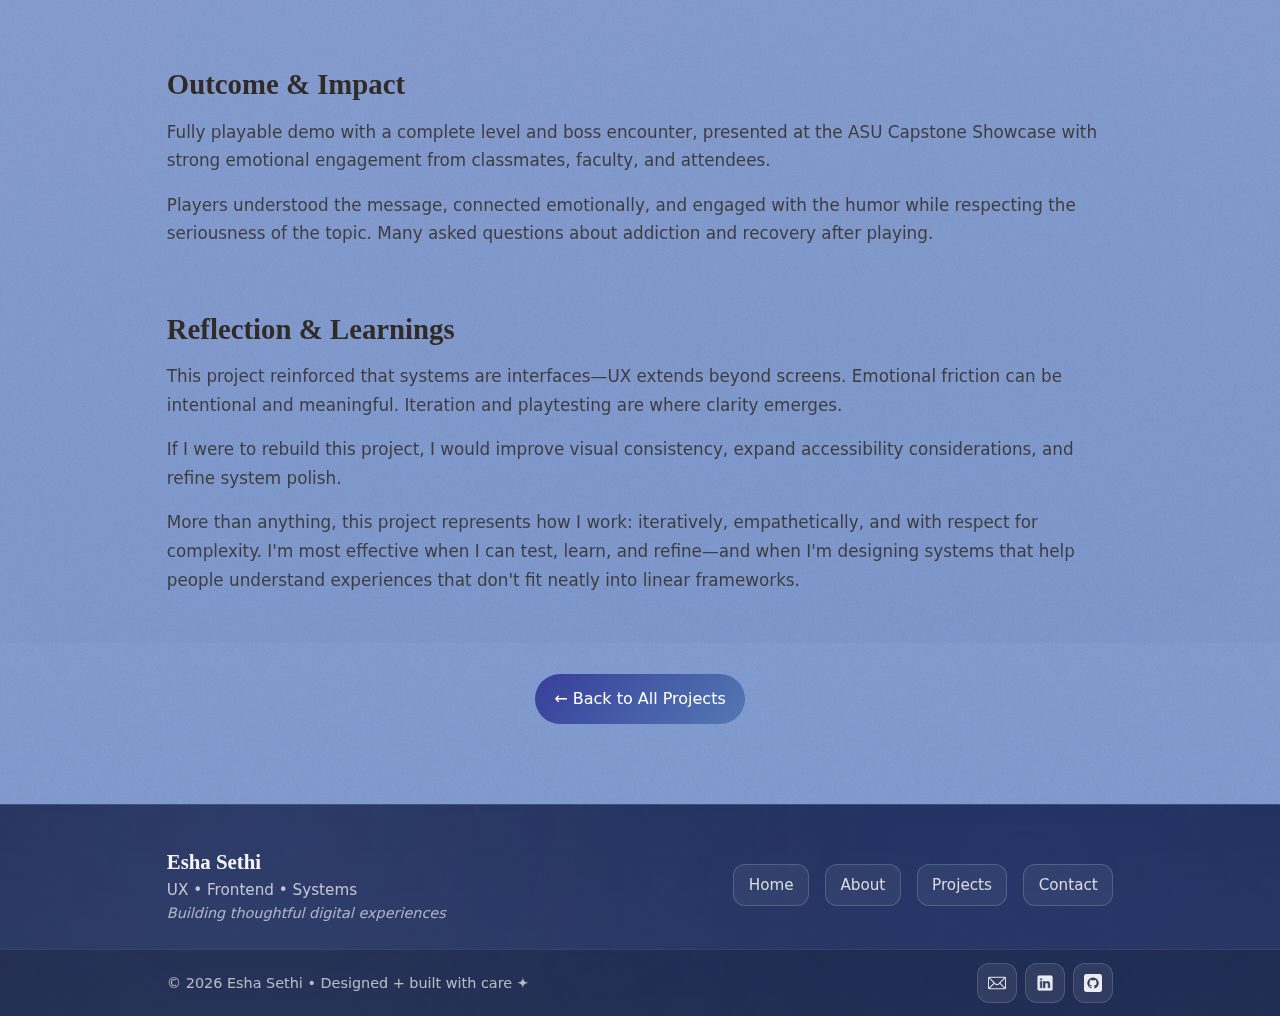
<file: diml.html>
<!-- case-day-in-my-life.html -->
<!doctype html>
<html lang="en">
<head>
  <meta charset="UTF-8" />
  <meta name="viewport" content="width=device-width, initial-scale=1.0" />
  <title>Day in My Life: Sober Edition — Esha Sethi</title>
  <meta name="description" content="A narrative-driven game about addiction, recovery, and the ongoing act of choosing yourself." />
  
  <!-- Modular CSS Architecture -->
  <link rel="stylesheet" href="./css/styles.css"/>
<style>
    :root{
      --scroll-offset: 75px; 
    }

    #overview, #problem, #context, #goals, #process, #solution, #outcome, #reflection{
        scroll-margin-top: var(--scroll-offset);
      }
    
    html{
      scroll-behavior: smooth;
    }
  </style>
</head>
<script src="./js/site.js" defer></script>

<body>
  <!-- Top Nav -->
  <header class="topbar">
    <a class="brand" href="./index.html" aria-label="Home">
      <span class="star" aria-hidden="true">*</span>
      <span class="brand-name">Esha Sethi</span>
    </a>

    <nav class="nav" aria-label="Primary">
      <a href="./index.html#home">Home</a>
      <a href="./index.html#about">About</a>
      <a href="./index.html#work">Projects</a>
      <a href="./index.html#contact">Contact</a>
    </nav>
  </header>

  <main>
    <!-- CASE STUDY HERO WITH VISUAL -->
<section class="hero" style="
  min-height: auto;
  background: rgba(48, 43, 39, 0.88);
  padding: 1.5rem 0 1.5rem;
">
      <div class="container" style="max-width: 1000px;">
        <!-- Project Title & Meta -->
        <div style="margin-bottom: 1rem;">
          <p class="kicker" style="color: rgba(245, 243, 245, 0.65); margin-bottom: 0.8rem;">UX Case Study • Systems Design • Interactive Narrative • Capstone Project</p>
          <h1 style="font-size: clamp(2rem, 4vw, 3.2rem); color: var(--paper); margin: 0 0 1rem; font-family: var(--font-serif); font-weight: 650; letter-spacing: -0.02em; line-height: 1.1;">
            Day in My Life: Sober Edition
          </h1>
          <p style="color: rgba(245, 243, 245, 0.75); font-size: 1.15rem; max-width: 65ch; margin: 0; line-height: 1.6;">
            A narrative-driven game about addiction, recovery, and the ongoing act of choosing yourself.
          </p>
        </div>

        <!-- Project Specs (Compact) -->
        <div style="
          display: flex;
          gap: 1rem;
          flex-wrap: wrap;
          padding: .5rem 0;
          border-top: 1px solid rgba(245, 243, 245, 0.15);
          border-bottom: 1px solid rgba(245, 243, 245, 0.15);
          margin-bottom: 2rem;
        ">
          <div>
            <p style="margin: 0 0 0.4rem; font-size: 0.75rem; text-transform: uppercase; letter-spacing: 0.1em; color: rgba(245, 243, 245, 0.45);">Role</p>
            <p style="margin: 0; color: var(--paper); font-size: 1rem; font-weight: 500;">Concept & Core Idea, Systems & Mechanics Design, Programming, Narrative, UX Flow Design</p>
          </div>
          <div>
            <p style="margin: 0 0 0.4rem; font-size: 0.75rem; text-transform: uppercase; letter-spacing: 0.1em; color: rgba(245, 243, 245, 0.45);">Timeline</p>
            <p style="margin: 0; color: var(--paper); font-size: 1rem; font-weight: 500;">1 year (Spring–Fall 2025)</p>
          </div>
          <div>
            <p style="margin: 0 0 0.4rem; font-size: 0.75rem; text-transform: uppercase; letter-spacing: 0.1em; color: rgba(245, 243, 245, 0.45);">Tools</p>
            <p style="margin: 0; color: var(--paper); font-size: 1rem; font-weight: 500;">Godot, GDScript, Photoshop</p>
          </div>
          <div>
            <p style="margin: 0 0 0.4rem; font-size: 0.75rem; text-transform: uppercase; letter-spacing: 0.1em; color: rgba(245, 243, 245, 0.45);">Type</p>
            <p style="margin: 0; color: var(--paper); font-size: 1rem; font-weight: 500;">Game Dev, Systems Design</p>
          </div>
        </div>

        <!-- Screenshot Carousel -->
        <div style="
          background: linear-gradient(135deg, rgba(87, 108, 168, 0.12), rgba(39, 70, 144, 0.08));
          border-radius: 20px;
          padding: 1.5rem;
          border: 1px solid rgba(245, 243, 245, 0.12);
          box-shadow: 
            0 8px 24px rgba(0, 0, 0, 0.3),
            0 16px 48px rgba(0, 0, 0, 0.2);
          position: relative;
        ">
          <!-- Carousel Container -->
          <div id="carousel" style="
            aspect-ratio: 16 / 9;
            border-radius: 12px;
            overflow: hidden;
            position: relative;
            border: 1px solid rgba(245, 243, 245, 0.08);
          ">
            <!-- Slides -->
            <div class="carousel-slide active" style="
              position: absolute;
              inset: 0;
              opacity: 1;
              transition: opacity 0.5s ease;
            ">
              <img src="./assets/images/menu.png" alt="Day in My Life menu screen" style="width: 100%; height: 100%; object-fit: cover; display: block;" 
                onerror="this.style.display='none'; this.parentElement.innerHTML='<div style=\'display:flex;align-items:center;justify-content:center;height:100%;color:rgba(245,243,245,0.50);text-align:center;background:radial-gradient(circle at 30% 40%, rgba(87, 108, 168, 0.15), transparent 60%),radial-gradient(circle at 70% 60%, rgba(39, 70, 144, 0.12), transparent 60%),linear-gradient(135deg, rgba(48, 43, 39, 0.04), rgba(48, 43, 39, 0.02));\'>Add screenshot: ./assets/images/menu.png</div>';">
            </div>
            <div class="carousel-slide" style="
              position: absolute;
              inset: 0;
              opacity: 0;
              transition: opacity 0.5s ease;
            ">
              <img src="./assets/images/gameplay.png" alt="Day in My Life gameplay" style="width: 100%; height: 100%; object-fit: cover; display: block;" 
                onerror="this.style.display='none'; this.parentElement.innerHTML='<div style=\'display:flex;align-items:center;justify-content:center;height:100%;color:rgba(245,243,245,0.50);text-align:center;background:radial-gradient(circle at 30% 40%, rgba(87, 108, 168, 0.15), transparent 60%),radial-gradient(circle at 70% 60%, rgba(39, 70, 144, 0.12), transparent 60%),linear-gradient(135deg, rgba(48, 43, 39, 0.04), rgba(48, 43, 39, 0.02));\'>Add screenshot: ./assets/images/gameplay.png</div>';">
            </div>
            <div class="carousel-slide" style="
              position: absolute;
              inset: 0;
              opacity: 0;
              transition: opacity 0.5s ease;
            ">
              <img src="./assets/images/invite.png" alt="Day in My Life party invitation" style="width: 100%; height: 100%; object-fit: cover; display: block;" 
                onerror="this.style.display='none'; this.parentElement.innerHTML='<div style=\'display:flex;align-items:center;justify-content:center;height:100%;color:rgba(245,243,245,0.50);text-align:center;background:radial-gradient(circle at 30% 40%, rgba(87, 108, 168, 0.15), transparent 60%),radial-gradient(circle at 70% 60%, rgba(39, 70, 144, 0.12), transparent 60%),linear-gradient(135deg, rgba(48, 43, 39, 0.04), rgba(48, 43, 39, 0.02));\'>Add screenshot: ./assets/images/invite.png</div>';">
            </div>

            <!-- Navigation Arrows -->
            <button id="prevBtn" style="
              position: absolute;
              left: 1rem;
              top: 50%;
              transform: translateY(-50%);
              width: 40px;
              height: 40px;
              border-radius: 50%;
              background: rgba(255, 255, 255, 0.90);
              border: none;
              cursor: pointer;
              display: flex;
              align-items: center;
              justify-content: center;
              font-size: 1.2rem;
              color: var(--graphite);
              box-shadow: 0 4px 12px rgba(0, 0, 0, 0.2);
              transition: all 0.2s ease;
              z-index: 10;
            " onmouseover="this.style.transform='translateY(-50%) scale(1.1)'; this.style.background='rgba(255, 255, 255, 1)';" 
               onmouseout="this.style.transform='translateY(-50%) scale(1)'; this.style.background='rgba(255, 255, 255, 0.90)';">
              ←
            </button>
            <button id="nextBtn" style="
              position: absolute;
              right: 1rem;
              top: 50%;
              transform: translateY(-50%);
              width: 40px;
              height: 40px;
              border-radius: 50%;
              background: rgba(255, 255, 255, 0.90);
              border: none;
              cursor: pointer;
              display: flex;
              align-items: center;
              justify-content: center;
              font-size: 1.2rem;
              color: var(--graphite);
              box-shadow: 0 4px 12px rgba(0, 0, 0, 0.2);
              transition: all 0.2s ease;
              z-index: 10;
            " onmouseover="this.style.transform='translateY(-50%) scale(1.1)'; this.style.background='rgba(255, 255, 255, 1)';" 
               onmouseout="this.style.transform='translateY(-50%) scale(1)'; this.style.background='rgba(255, 255, 255, 0.90)';">
              →
            </button>

            <!-- Dots Indicator -->
            <div id="dotsContainer" style="
              position: absolute;
              bottom: 1rem;
              left: 50%;
              transform: translateX(-50%);
              display: flex;
              gap: 0.5rem;
              z-index: 10;
            ">
              <span class="dot active" data-slide="0" style="
                width: 10px;
                height: 10px;
                border-radius: 50%;
                background: rgba(255, 255, 255, 0.90);
                cursor: pointer;
                transition: all 0.3s ease;
              "></span>
              <span class="dot" data-slide="1" style="
                width: 10px;
                height: 10px;
                border-radius: 50%;
                background: rgba(255, 255, 255, 0.40);
                cursor: pointer;
                transition: all 0.3s ease;
              "></span>
              <span class="dot" data-slide="2" style="
                width: 10px;
                height: 10px;
                border-radius: 50%;
                background: rgba(255, 255, 255, 0.40);
                cursor: pointer;
                transition: all 0.3s ease;
              "></span>
            </div>
          </div>
        </div>
      </div>
    </section>

    <!-- SPECIFICATIONS SECTION -->
    <section class="section case-section">
  <div class="container case-container">
    <div class="case-layout">
      
      <!-- Left: Section Navigation -->
          <div class="case-sidebar">
        <h2 class="case-sidebar__title">Overview</h2>
        <nav class="case-toc">
          <a href="#overview" class="is-active">Overview</a>
          <a href="#problem">Problem</a>
          <a href="#context">Context</a>
          <a href="#goals">Goals</a>
          <a href="#process">Process</a>
          <a href="#solution">Solution</a>
          <a href="#outcome">Outcome</a>
          <a href="#reflection">Reflection</a>
        </nav>
      </div>

          <!-- Right: Content Sections -->
          <div style="display: flex; flex-direction: column; gap: 4rem;">
            <!-- Overview -->
            <div id="overview">
              <h3 style="margin: 0 0 1rem; font-size: 1.8rem; color: var(--graphite); font-family: var(--font-serif);">Overview</h3>
              <p style="margin: 0 0 1rem; font-size: 1.05rem; line-height: 1.7; color: rgba(48, 43, 39, 0.85);">
                Day in My Life: Sober Edition is a personal, narrative-driven game that explores addiction and recovery through metaphor, humor, and emotional honesty. Rather than framing recovery as a single victory or failure, the game treats it as a repetitive, nonlinear process—one that requires constant self-awareness and recommitment.
              </p>
              <p style="margin: 0 0 1rem; font-size: 1.05rem; line-height: 1.7; color: rgba(48, 43, 39, 0.85);">
                This project was created as my Media Arts and Sciences Capstone and showcased publicly at the ASU Capstone Showcase on December 5, 2025. While it takes the form of a game, it was designed first as a system for understanding an emotional experience, using mechanics to reinforce meaning rather than spectacle.
              </p>
              <p style="margin: 0; font-size: 1.05rem; line-height: 1.7; color: rgba(48, 43, 39, 0.85);">
                At its core, the game asks players to sit with discomfort, repetition, and imperfection—and to keep going anyway.
              </p>
            </div>

            <!-- Problem -->
            <div id="problem">
              <h3 style="margin: 0 0 1rem; font-size: 1.8rem; color: var(--graphite); font-family: var(--font-serif);">The Problem</h3>
              <p style="margin: 0 0 1rem; font-size: 1.05rem; line-height: 1.7; color: rgba(48, 43, 39, 0.85);">
                Most media representations of addiction and recovery fall into extremes: either dramatic collapse followed by redemption, or a clean, linear success story. Both oversimplify the reality of recovery.
              </p>
              <p style="margin: 0 0 1rem; font-size: 1.05rem; line-height: 1.7; color: rgba(48, 43, 39, 0.85);">
                In reality, recovery is ongoing, frustrating, and often invisible. Relapse is common, emotionally loaded, and rarely framed with empathy. There are very few interactive experiences that reflect this reality—especially ones that center internal struggle rather than external punishment.
              </p>
              <p style="margin: 0; font-size: 1.05rem; line-height: 1.7; color: rgba(48, 43, 39, 0.85);">
                This project responds to that gap by reframing recovery as persistence, not perfection, and by treating relapse as part of the system rather than a failure state.
              </p>
            </div>

            <!-- Context -->
            <div id="context">
              <h3 style="margin: 0 0 1rem; font-size: 1.8rem; color: var(--graphite); font-family: var(--font-serif);">Context & Constraints</h3>
              <p style="margin: 0 0 1.5rem; font-size: 1.05rem; line-height: 1.7; color: rgba(48, 43, 39, 0.85);">
                <strong>Context:</strong> Year-long capstone project with a public showcase, two-person team (myself + one artist), designed to be understandable and impactful in a short demo setting.
              </p>
              <div style="background: rgba(39, 70, 144, 0.05); border-left: 3px solid var(--blue); padding: 1.2rem 1.5rem; border-radius: 8px;">
                <p style="margin: 0 0 0.8rem; font-weight: 600; color: var(--graphite);">Key Constraints</p>
                <ul style="margin: 0; padding-left: 1.2rem; color: rgba(48, 43, 39, 0.85); line-height: 1.8;">
                  <li>Time: limited to two semesters</li>
                  <li>Team size: all systems, narrative, and programming handled by one person</li>
                  <li>Scope: reduced from three planned levels to one fully polished level and boss</li>
                  <li>Technical learning curve: first project built in Godot</li>
                  <li>Emotional sensitivity: required careful balance between humor and respect</li>
                </ul>
              </div>
              <p style="margin: 1.5rem 0 0; font-size: 1.05rem; line-height: 1.7; color: rgba(48, 43, 39, 0.85);">
                These constraints shaped the project's direction, pushing it toward depth, clarity, and intentional design over scale.
              </p>
            </div>

            <!-- Goals -->
            <div id="goals">
              <h3 style="margin: 0 0 1rem; font-size: 1.8rem; color: var(--graphite); font-family: var(--font-serif);">Goals & Success Criteria</h3>
              
              <p style="margin: 0 0 1.5rem; font-size: 1.05rem; line-height: 1.7; color: rgba(48, 43, 39, 0.85);">
                <strong>Emotional Goals:</strong>
              </p>
              <div style="display: grid; gap: 1rem; margin-bottom: 2rem;">
                <div style="padding: 1rem 1.2rem; border-radius: 12px; background: linear-gradient(135deg, rgba(39, 70, 144, 0.06), rgba(87, 108, 168, 0.04)); border: 1px solid rgba(39, 70, 144, 0.12);">
                  <p style="margin: 0; color: rgba(48, 43, 39, 0.90); font-size: 1.05rem;">→ Communicate that recovery is difficult, repetitive, and nonlinear</p>
                </div>
                <div style="padding: 1rem 1.2rem; border-radius: 12px; background: linear-gradient(135deg, rgba(39, 70, 144, 0.06), rgba(87, 108, 168, 0.04)); border: 1px solid rgba(39, 70, 144, 0.12);">
                  <p style="margin: 0; color: rgba(48, 43, 39, 0.90); font-size: 1.05rem;">→ Normalize relapse without moralizing it</p>
                </div>
                <div style="padding: 1rem 1.2rem; border-radius: 12px; background: linear-gradient(135deg, rgba(39, 70, 144, 0.06), rgba(87, 108, 168, 0.04)); border: 1px solid rgba(39, 70, 144, 0.12);">
                  <p style="margin: 0; color: rgba(48, 43, 39, 0.90); font-size: 1.05rem;">→ Balance humor with seriousness in a way that feels human, not dismissive</p>
                </div>
              </div>

              <p style="margin: 0 0 1.5rem; font-size: 1.05rem; line-height: 1.7; color: rgba(48, 43, 39, 0.85);">
                <strong>Design Goals:</strong>
              </p>
              <div style="display: grid; gap: 1rem;">
                <div style="padding: 1rem 1.2rem; border-radius: 12px; background: linear-gradient(135deg, rgba(39, 70, 144, 0.06), rgba(87, 108, 168, 0.04)); border: 1px solid rgba(39, 70, 144, 0.12);">
                  <p style="margin: 0; color: rgba(48, 43, 39, 0.90); font-size: 1.05rem;">→ Use mechanics to reinforce emotional meaning</p>
                </div>
                <div style="padding: 1rem 1.2rem; border-radius: 12px; background: linear-gradient(135deg, rgba(39, 70, 144, 0.06), rgba(87, 108, 168, 0.04)); border: 1px solid rgba(39, 70, 144, 0.12);">
                  <p style="margin: 0; color: rgba(48, 43, 39, 0.90); font-size: 1.05rem;">→ Externalize internal struggles through systems and enemy behavior</p>
                </div>
                <div style="padding: 1rem 1.2rem; border-radius: 12px; background: linear-gradient(135deg, rgba(39, 70, 144, 0.06), rgba(87, 108, 168, 0.04)); border: 1px solid rgba(39, 70, 144, 0.12);">
                  <p style="margin: 0; color: rgba(48, 43, 39, 0.90); font-size: 1.05rem;">→ Keep the experience readable and engaging in a public showcase context</p>
                </div>
              </div>
            </div>

            <!-- Process -->
            <div id="process">
              <h3 style="margin: 0 0 2rem; font-size: 1.8rem; color: var(--graphite); font-family: var(--font-serif);">Process & Approach</h3>
              
              <div style="display: flex; flex-direction: column; gap: 3rem;">
                <!-- Discovery -->
                <div>
                  <h4 style="margin: 0 0 0.8rem; font-size: 1.3rem; color: var(--blue);">01 — Discovery & Framing</h4>
                  <p style="margin: 0 0 1rem; font-size: 1.05rem; line-height: 1.7; color: rgba(48, 43, 39, 0.85);">
                    The project began with research into addiction, relapse, and emotional regulation, alongside reflection on lived experience. Instead of starting with mechanics, I started by mapping emotional states—shame, temptation, overwhelm, self-awareness—and exploring how they could be translated into systems.
                  </p>
                  <p style="margin: 0; font-size: 1.05rem; line-height: 1.7; color: rgba(48, 43, 39, 0.85);">
                    The house party setting was chosen deliberately: a familiar environment where alcohol is normalized and opting out feels visible and isolating. As the game progresses, this environment becomes increasingly abstract, mirroring internal emotional distortion.
                  </p>
                </div>

                <!-- Design Decisions -->
                <div>
                  <h4 style="margin: 0 0 0.8rem; font-size: 1.3rem; color: var(--blue);">02 — Design Decisions</h4>
                  <p style="margin: 0 0 1rem; font-size: 1.05rem; line-height: 1.7; color: rgba(48, 43, 39, 0.85);">
                    <strong>Symbolic over literal:</strong> Enemies are exaggerated manifestations of internal and social pressure. Jocks throw red solo cups to represent normalized drinking culture, druggies throw pill bottles as temptation, and mean girls attack with words, embodying internalized stigma.
                  </p>
                  <p style="margin: 0 0 1rem; font-size: 1.05rem; line-height: 1.7; color: rgba(48, 43, 39, 0.85);">
                    <strong>Tone: playful, not trivial:</strong> Humor functions as a coping language, not a joke. The game allows players to feel discomfort and levity at the same time—reflecting how many people navigate difficult realities.
                  </p>
                  <p style="margin: 0; font-size: 1.05rem; line-height: 1.7; color: rgba(48, 43, 39, 0.85);">
                    <strong>Core mechanic choice:</strong> The final boss can only be defeated using the Mirror Shard, a mechanic that forces confrontation with the self. Traditional combat alone is ineffective. Awareness and reflection are required to move forward.
                  </p>
                </div>

                <!-- Iteration -->
                <div>
                  <h4 style="margin: 0 0 0.8rem; font-size: 1.3rem; color: var(--blue);">03 — Iteration & Testing</h4>
                  <p style="margin: 0 0 1rem; font-size: 1.05rem; line-height: 1.7; color: rgba(48, 43, 39, 0.85);">
                    Early enemy AI relied on simple follow/patrol logic, which became unmanageable as complexity increased. I refactored enemy behavior into a state machine with multiple states, improving modularity and tuning.
                  </p>
                  <p style="margin: 0; font-size: 1.05rem; line-height: 1.7; color: rgba(48, 43, 39, 0.85);">
                    Playtesting revealed that players needed time to adjust, which aligned with the game's core message. That friction remained by design.
                  </p>
                </div>
              </div>
            </div>

            <!-- Solution -->
            <div id="solution">
              <h3 style="margin: 0 0 1rem; font-size: 1.8rem; color: var(--graphite); font-family: var(--font-serif);">The System</h3>
              <p style="margin: 0 0 1.5rem; font-size: 1.05rem; line-height: 1.7; color: rgba(48, 43, 39, 0.85);">
                The game is a 2D top-down experience centered on managing sobriety as a finite, renewable resource.
              </p>
              
              <div style="background: var(--graphite); color: var(--paper); padding: 2rem; border-radius: 16px; margin: 2rem 0;">
                <p style="margin: 0 0 1rem; font-size: 0.85rem; text-transform: uppercase; letter-spacing: 0.1em; color: rgba(245, 243, 245, 0.60);">Key Mechanics</p>
                <ul style="margin: 0; padding-left: 1.2rem; line-height: 1.9;">
                  <li>Sobriety Meter: drains under stress and pressure</li>
                  <li>Grounding Tasks: water, fresh air, and private space restore stability</li>
                  <li>Enemies: represent internal and social triggers</li>
                  <li>Mirror Shard: required to defeat the final boss through self-recognition</li>
                  <li>Relapse State: resets progress without judgment</li>
                </ul>
              </div>

              <div style="background: rgba(39, 70, 144, 0.05); border-left: 3px solid var(--blue); padding: 1.2rem 1.5rem; border-radius: 8px; margin-top: 1.5rem;">
              <p style="margin: 0 0 0.8rem; font-weight: 600; color: var(--graphite);">Core Loop</p>
              <p style="margin: 0; font-size: 1.05rem; line-height: 1.7; color: rgba(48, 43, 39, 0.85);">
                Face temptation → manage sobriety → complete tasks → confront the self → repeat
              </p>
            </div>
            <p style="margin: 1.5rem 0 0; font-size: 1.05rem; line-height: 1.7; color: rgba(48, 43, 39, 0.85);">
              Progress strengthens the player's capacity to continue, rather than eliminating difficulty entirely.
            </p>
            </div>

            <!-- Outcome -->
            <div id="outcome">
              <h3 style="margin: 0 0 1rem; font-size: 1.8rem; color: var(--graphite); font-family: var(--font-serif);">Outcome & Impact</h3>
              <p style="margin: 0 0 1rem; font-size: 1.05rem; line-height: 1.7; color: rgba(48, 43, 39, 0.85);">
                Fully playable demo with a complete level and boss encounter, presented at the ASU Capstone Showcase with strong emotional engagement from classmates, faculty, and attendees.
              </p>
              <p style="margin: 0; font-size: 1.05rem; line-height: 1.7; color: rgba(48, 43, 39, 0.85);">
                Players understood the message, connected emotionally, and engaged with the humor while respecting the seriousness of the topic. Many asked questions about addiction and recovery after playing.
              </p>
            </div>

            <!-- Reflection -->
            <div id="reflection">
              <h3 style="margin: 0 0 1rem; font-size: 1.8rem; color: var(--graphite); font-family: var(--font-serif);">Reflection & Learnings</h3>
              <p style="margin: 0 0 1rem; font-size: 1.05rem; line-height: 1.7; color: rgba(48, 43, 39, 0.85);">
                This project reinforced that systems are interfaces—UX extends beyond screens. Emotional friction can be intentional and meaningful. Iteration and playtesting are where clarity emerges.
              </p>
              <p style="margin: 0 0 1rem; font-size: 1.05rem; line-height: 1.7; color: rgba(48, 43, 39, 0.85);">
                If I were to rebuild this project, I would improve visual consistency, expand accessibility considerations, and refine system polish.
              </p>
              <p style="margin: 0; font-size: 1.05rem; line-height: 1.7; color: rgba(48, 43, 39, 0.85);">
                More than anything, this project represents how I work: iteratively, empathetically, and with respect for complexity. I'm most effective when I can test, learn, and refine—and when I'm designing systems that help people understand experiences that don't fit neatly into linear frameworks.
              </p>
            </div>
          </div>
        </div>
      </div>
    </section>

    <!-- Back to Projects -->
    <section class="section-tight">
      <div class="container narrow" style="text-align: center;">
        <a class="btn primary" href="./index.html#work">← Back to All Projects</a>
      </div>
    </section>
  </main>

  <footer class="site-footer">
    <div class="container footer-top">
      <div class="footer-brand">
        <p class="footer-name">Esha Sethi</p>
        <p class="footer-tagline">UX • Frontend • Systems</p>
        <p class="footer-note">Building thoughtful digital experiences</p>
      </div>

      <nav class="footer-nav" aria-label="Footer">
        <a href="./index.html#home">Home</a>
        <a href="./index.html#about">About</a>
        <a href="./index.html#work">Projects</a>
        <a href="./index.html#contact">Contact</a>
      </nav>
    </div>

    <div class="footer-bar">
      <div class="container footer-bar-inner">
        <p class="footer-legal">© <span id="year"></span> Esha Sethi • Designed + built with care ✦</p>

        <div class="footer-icons" aria-label="Social links">
          <a class="icon-pill" href="mailto:eshasethi194@gmail.com" aria-label="Email">
            <img src="./assets/images/icons/email_icon.png" alt="" width="18" height="18">
          </a>
          <a class="icon-pill" href="https://www.linkedin.com/in/eshasethi194" target="_blank" rel="noopener" aria-label="LinkedIn">
            <img src="./assets/images/icons/linkedin_icon.png" alt="" width="18" height="18">
          </a>
          <a class="icon-pill" href="https://github.com/esethi194" target="_blank" rel="noopener" aria-label="GitHub">
            <img src="./assets/images/icons/github_icon.png" alt="" width="18" height="18">
          </a>
        </div>
      </div>
    </div>
  </footer>
</body>
</html>
</file>
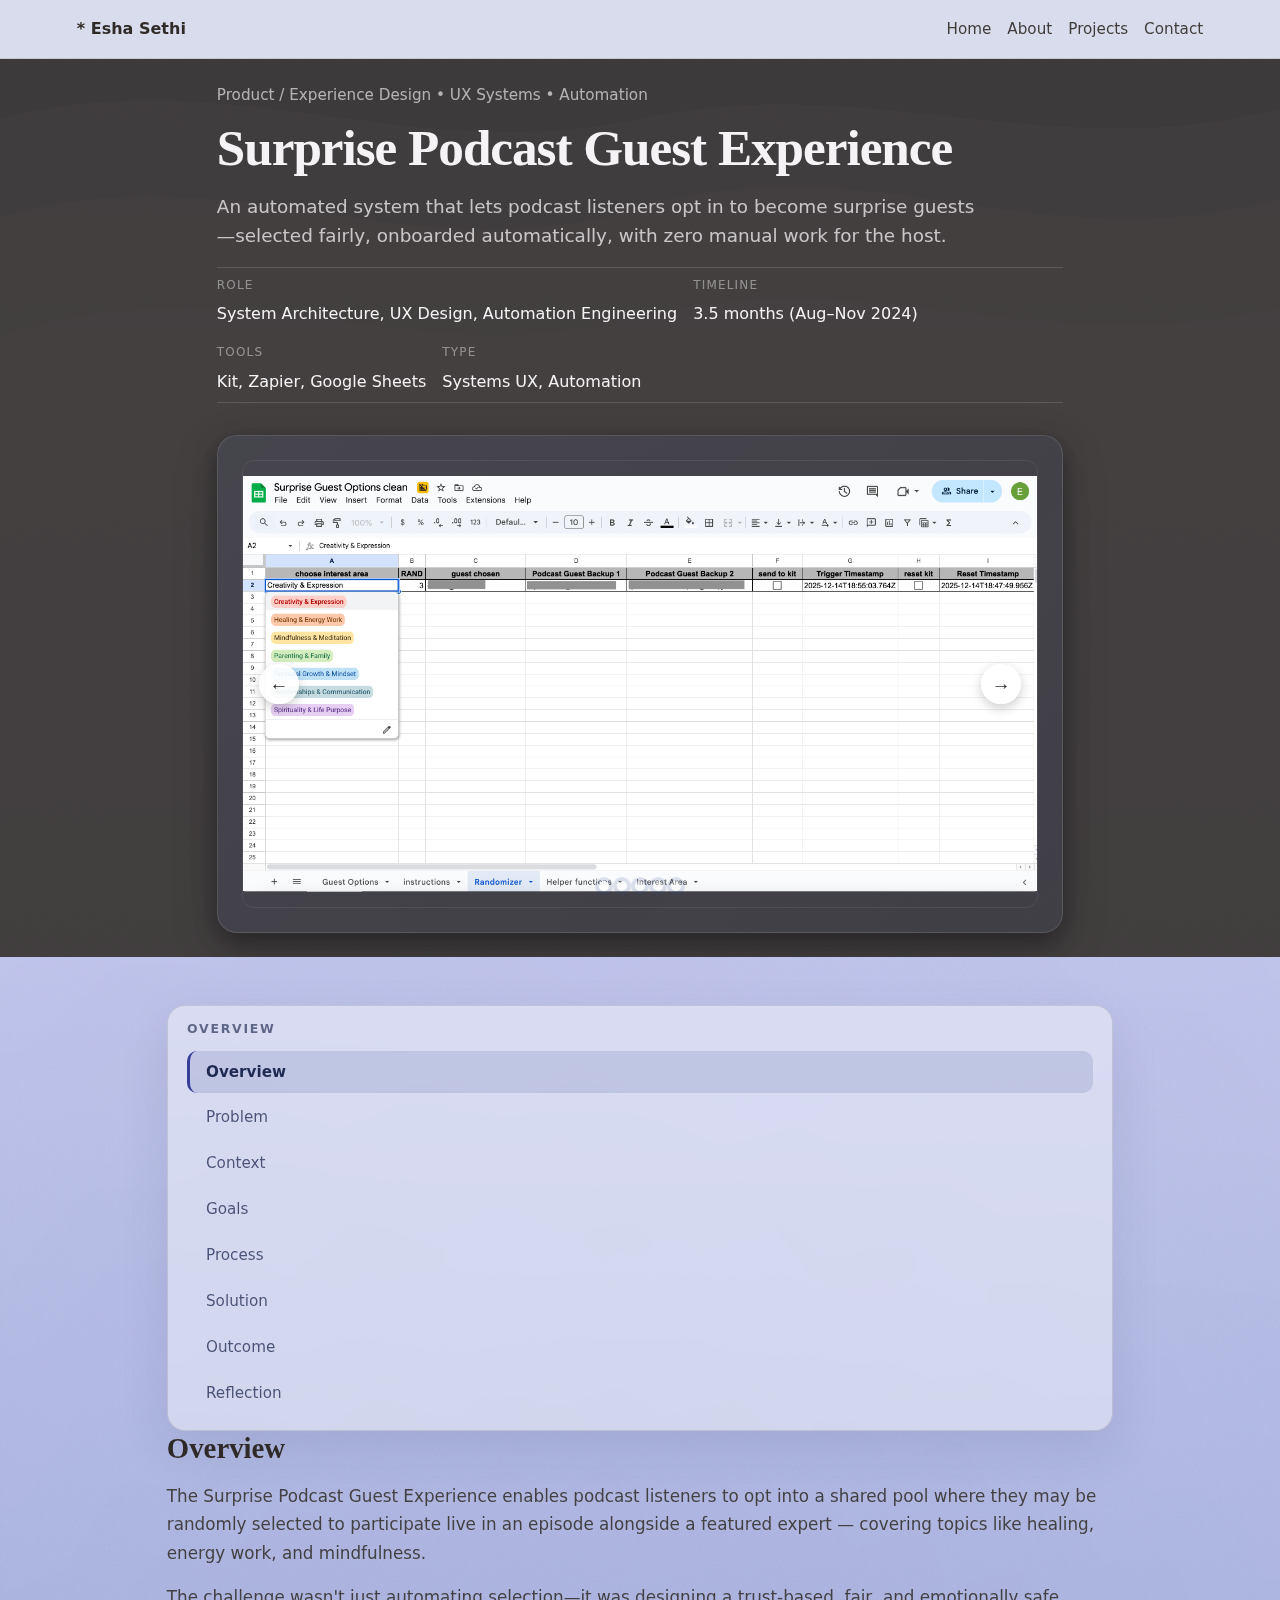
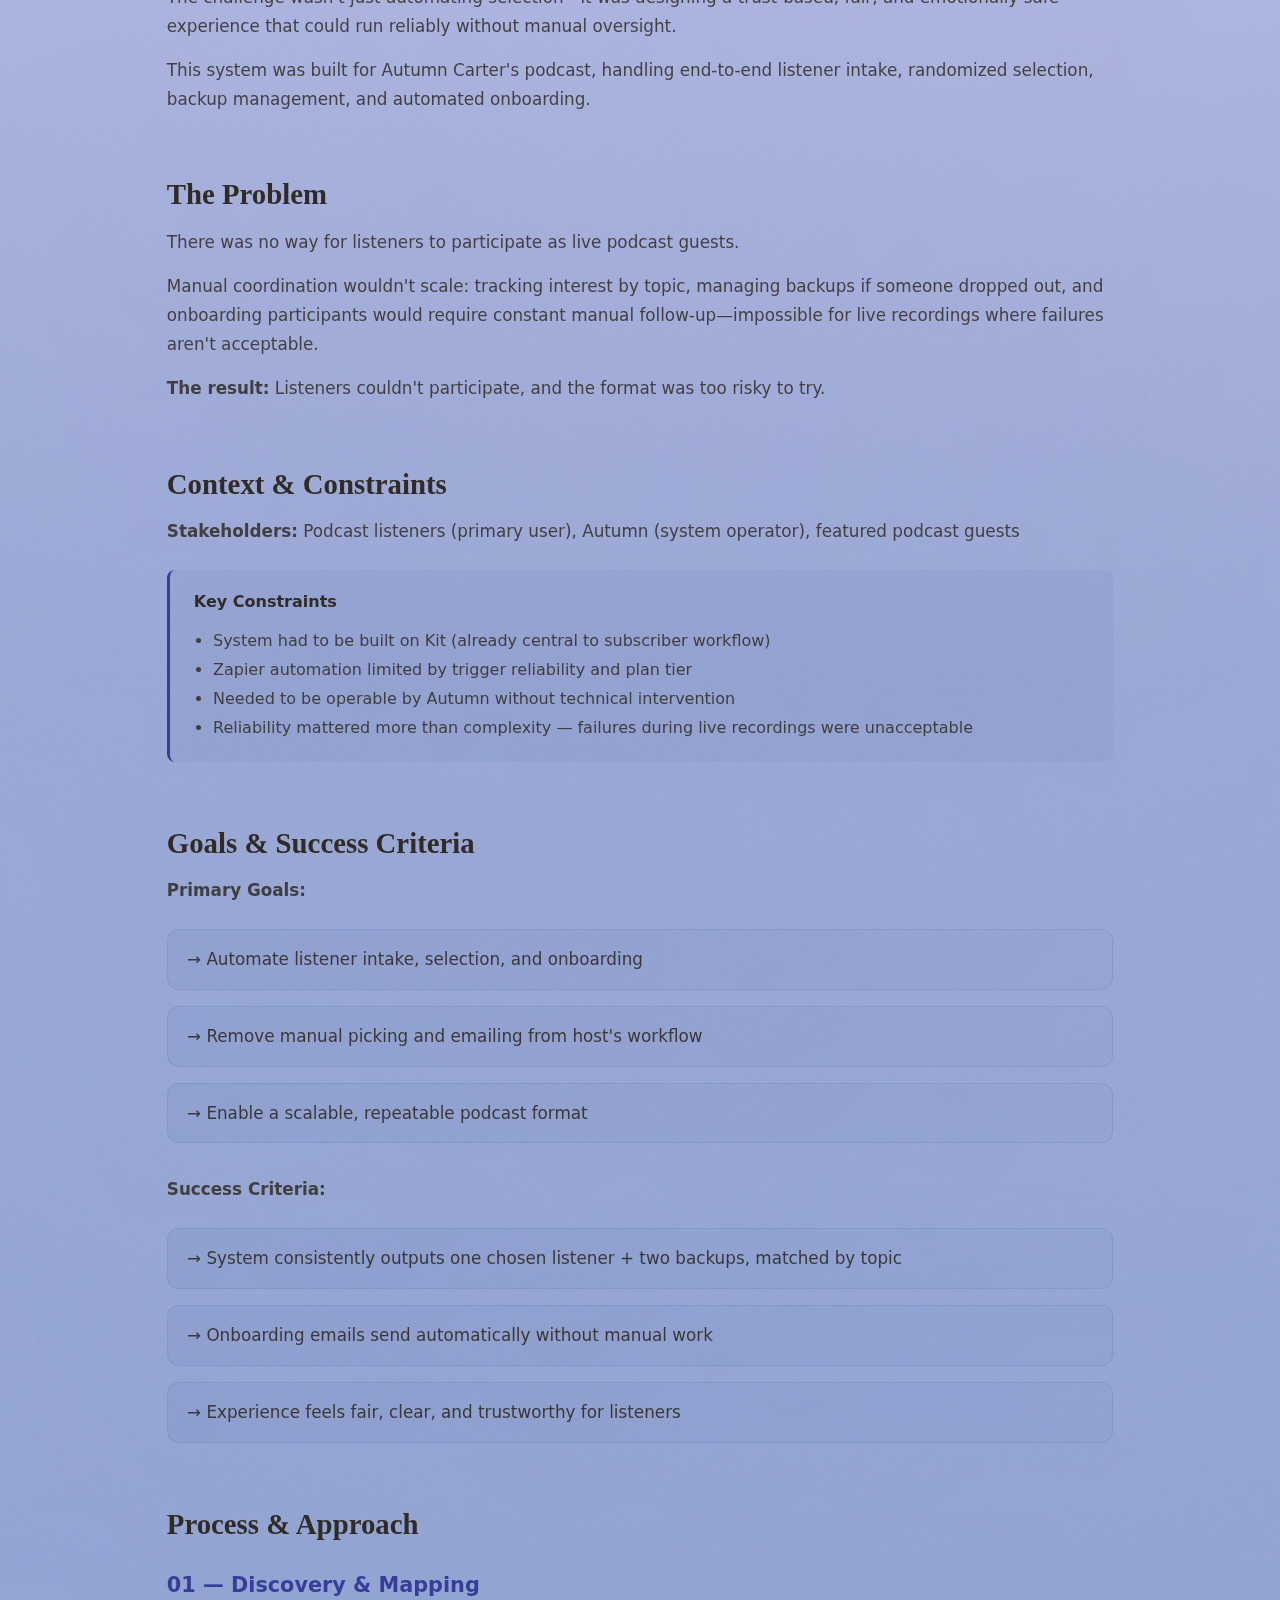
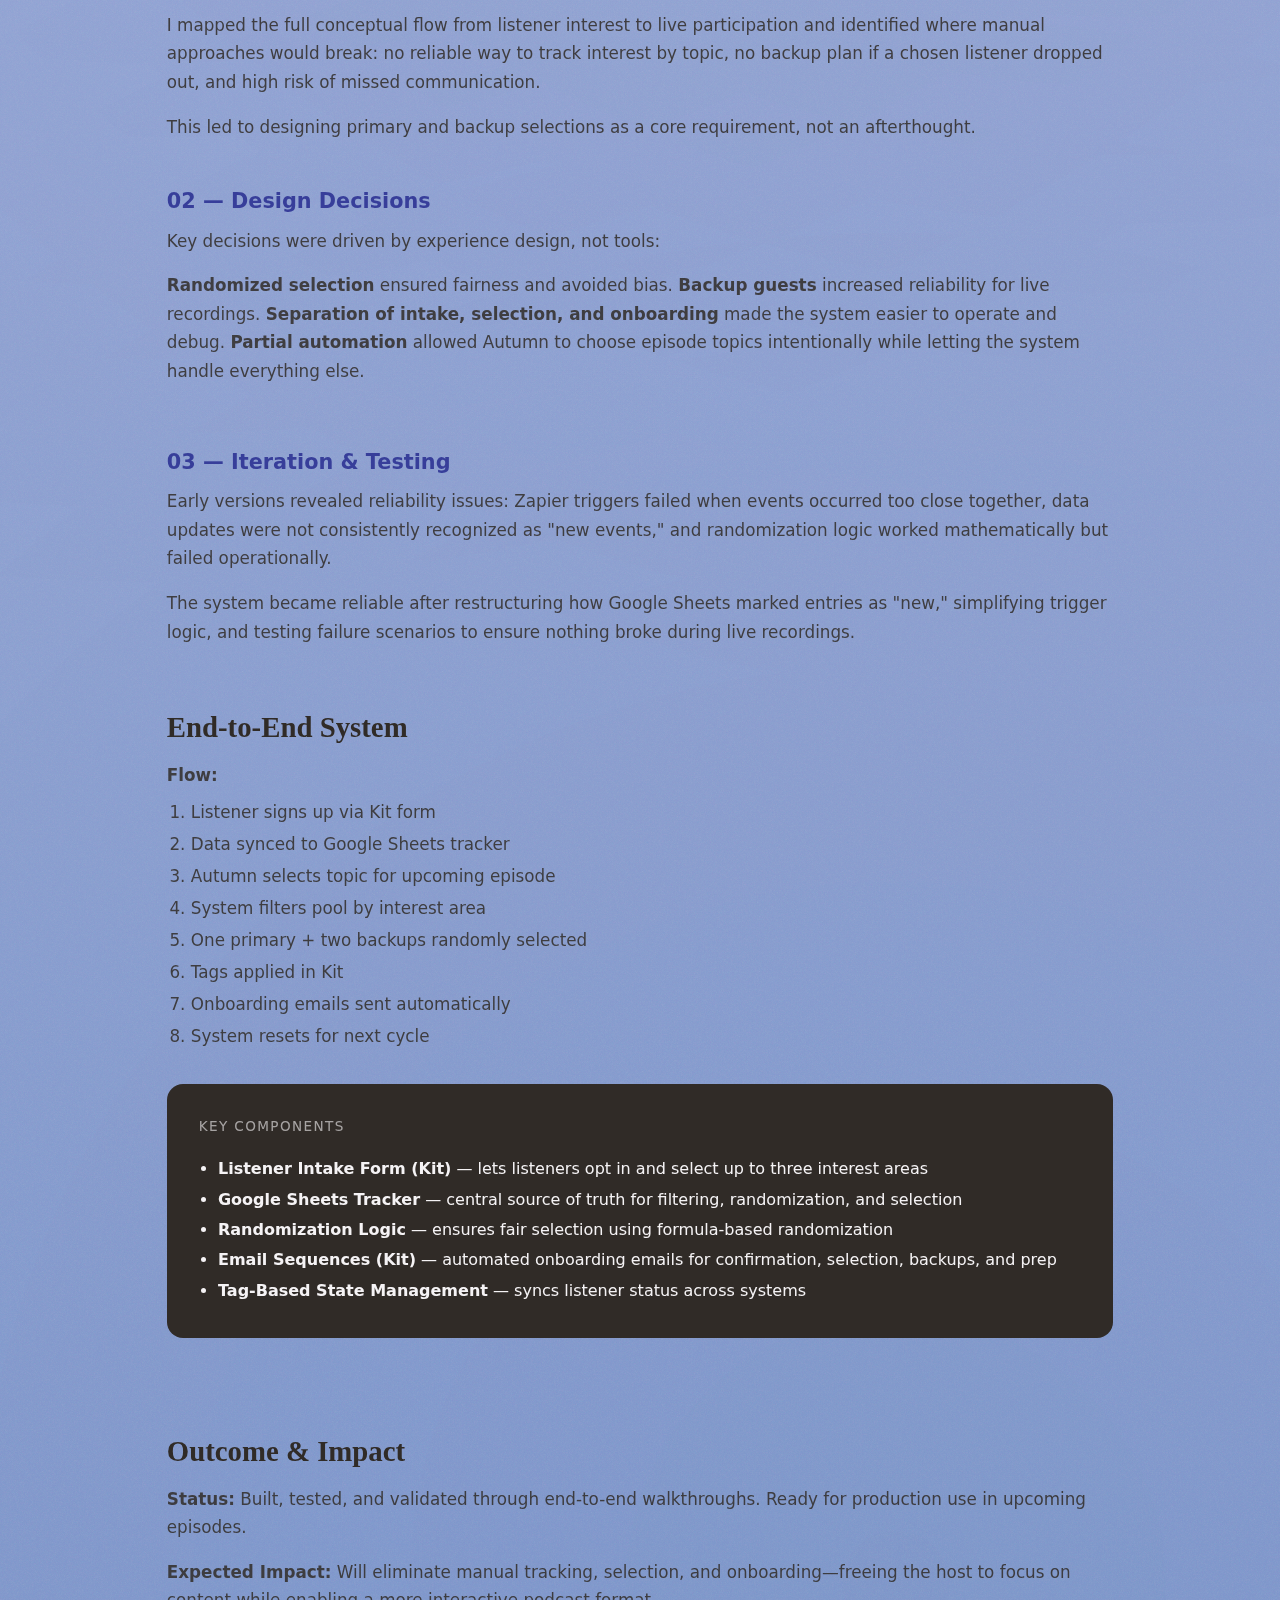
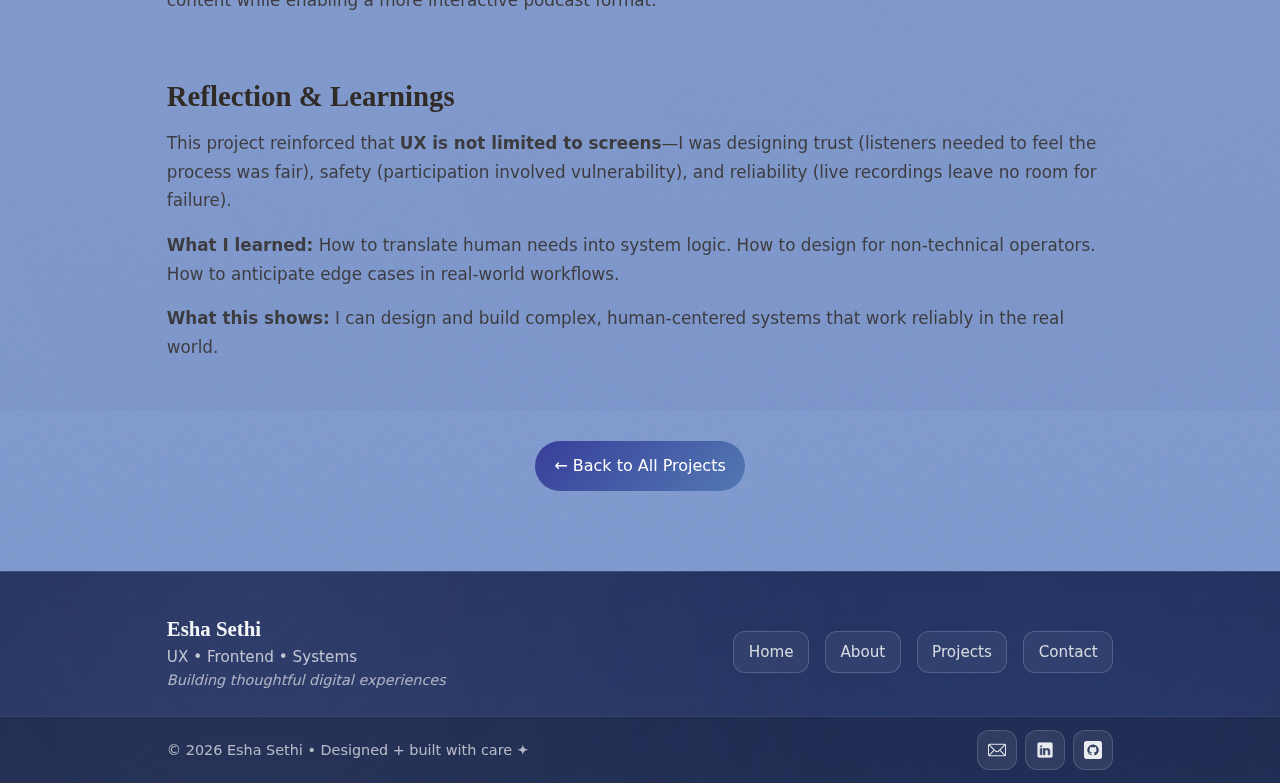
<file: podcast_guest.html>
<!-- case-surprise-guest.html -->
<!doctype html>
<html lang="en">
<head>
  <meta charset="UTF-8" />
  <meta name="viewport" content="width=device-width, initial-scale=1.0" />
  <title>Surprise Podcast Guest Experience — Esha Sethi</title>
  <meta name="description" content="An automated system that lets podcast listeners opt in to become surprise guests—selected fairly, onboarded automatically, with zero manual work for the host." />
  
  <!-- Modular CSS Architecture -->
  <link rel="stylesheet" href="./css/styles.css" />
  <style>
  :root{
    --scroll-offset: 75px;
  }

  /* only apply to your case sections */
  #overview, #problem, #context, #goals, #process, #solution, #outcome, #reflection{
    scroll-margin-top: var(--scroll-offset);
  }

  html{
    scroll-behavior: smooth;
  }
</style>
</head>
<script src="./js/site.js" defer></script>

<body>
  <!-- Top Nav -->
  <header class="topbar">
    <a class="brand" href="./index.html" aria-label="Home">
      <span class="star" aria-hidden="true">*</span>
      <span class="brand-name">Esha Sethi</span>
    </a>

    <nav class="nav" aria-label="Primary">
      <a href="./index.html#home">Home</a>
      <a href="./index.html#about">About</a>
      <a href="./index.html#work">Projects</a>
      <a href="./index.html#contact">Contact</a>
    </nav>
  </header>

  <main>
    <!-- CASE STUDY HERO WITH VISUAL -->
    <section class="hero" style="
      min-height: auto;
      background: rgba(48, 43, 39, 0.88);
      padding: 1.5rem 0 1.5rem;
    ">
      <div class="container" style="max-width: 1000px;">
        <!-- Project Title & Meta -->
        <div style="margin-bottom: 1rem;">
          <p class="kicker" style="color: rgba(245, 243, 245, 0.65); margin-bottom: 0.8rem;">Product / Experience Design • UX Systems • Automation</p>
          <h1 style="font-size: clamp(2rem, 4vw, 3.2rem); color: var(--paper); margin: 0 0 1rem; font-family: var(--font-serif); font-weight: 650; letter-spacing: -0.02em; line-height: 1.1;">
            Surprise Podcast Guest Experience
          </h1>
          <p style="color: rgba(245, 243, 245, 0.75); font-size: 1.15rem; max-width: 65ch; margin: 0; line-height: 1.6;">
            An automated system that lets podcast listeners opt in to become surprise guests—selected fairly, onboarded automatically, with zero manual work for the host.
          </p>
        </div>

        <!-- Project Specs (Compact) -->
        <div style="
          display: flex;
          gap: 1rem;
          flex-wrap: wrap;
          padding: .5rem 0;
          border-top: 1px solid rgba(245, 243, 245, 0.15);
          border-bottom: 1px solid rgba(245, 243, 245, 0.15);
          margin-bottom: 2rem;
        ">
          <div>
            <p style="margin: 0 0 0.4rem; font-size: 0.75rem; text-transform: uppercase; letter-spacing: 0.1em; color: rgba(245, 243, 245, 0.45);">Role</p>
            <p style="margin: 0; color: var(--paper); font-size: 1rem; font-weight: 500;">System Architecture, UX Design, Automation Engineering</p>
          </div>
          <div>
            <p style="margin: 0 0 0.4rem; font-size: 0.75rem; text-transform: uppercase; letter-spacing: 0.1em; color: rgba(245, 243, 245, 0.45);">Timeline</p>
            <p style="margin: 0; color: var(--paper); font-size: 1rem; font-weight: 500;">3.5 months (Aug–Nov 2024)</p>
          </div>
          <div>
            <p style="margin: 0 0 0.4rem; font-size: 0.75rem; text-transform: uppercase; letter-spacing: 0.1em; color: rgba(245, 243, 245, 0.45);">Tools</p>
            <p style="margin: 0; color: var(--paper); font-size: 1rem; font-weight: 500;">Kit, Zapier, Google Sheets</p>
          </div>
          <div>
            <p style="margin: 0 0 0.4rem; font-size: 0.75rem; text-transform: uppercase; letter-spacing: 0.1em; color: rgba(245, 243, 245, 0.45);">Type</p>
            <p style="margin: 0; color: var(--paper); font-size: 1rem; font-weight: 500;">Systems UX, Automation</p>
          </div>
        </div>

        <!-- Screenshot Carousel -->
        <div style="
          background: linear-gradient(135deg, rgba(87, 108, 168, 0.12), rgba(39, 70, 144, 0.08));
          border-radius: 20px;
          padding: 1.5rem;
          border: 1px solid rgba(245, 243, 245, 0.12);
          box-shadow: 
            0 8px 24px rgba(0, 0, 0, 0.3),
            0 16px 48px rgba(0, 0, 0, 0.2);
          position: relative;
        ">
          <!-- Carousel Container -->
          <div id="carousel" style="
            aspect-ratio: 16 / 9;
            border-radius: 12px;
            overflow: hidden;
            position: relative;
            border: 1px solid rgba(245, 243, 245, 0.08);
          ">
            <!-- Slides -->
            <div class="carousel-slide active" style="
              position: absolute;
              inset: 0;
              opacity: 1;
              transition: opacity 0.5s ease;
            ">
              <img src="./assets/images/gsheet.png" alt="Google Sheet setup view" style="width: 100%; height: 100%; object-fit: contain; object-position: center; display: block;"
                onerror="this.style.display='none'; this.parentElement.innerHTML='<div style=\'display:flex;align-items:center;justify-content:center;height:100%;color:rgba(245,243,245,0.50);text-align:center;background:radial-gradient(circle at 30% 40%, rgba(87, 108, 168, 0.15), transparent 60%),radial-gradient(circle at 70% 60%, rgba(39, 70, 144, 0.12), transparent 60%),linear-gradient(135deg, rgba(48, 43, 39, 0.04), rgba(48, 43, 39, 0.02));\'>Add screenshot: ./assets/images/gsheet.png</div>';">
            </div>

            <div class="carousel-slide" style="
              position: absolute;
              inset: 0;
              opacity: 0;
              transition: opacity 0.5s ease;
            ">
              <img src="./assets/images/instructions.png" alt="System instructions overview" style="width: 100%; height: 100%; object-fit: contain; object-position: center; display: block;"
                onerror="this.style.display='none'; this.parentElement.innerHTML='<div style=\'display:flex;align-items:center;justify-content:center;height:100%;color:rgba(245,243,245,0.50);text-align:center;background:radial-gradient(circle at 30% 40%, rgba(87, 108, 168, 0.15), transparent 60%),radial-gradient(circle at 70% 60%, rgba(39, 70, 144, 0.12), transparent 60%),linear-gradient(135deg, rgba(48, 43, 39, 0.04), rgba(48, 43, 39, 0.02));\'>Add screenshot: ./assets/images/instruction.png</div>';">
            </div>

            <div class="carousel-slide" style="
              position: absolute;
              inset: 0;
              opacity: 0;
              transition: opacity 0.5s ease;
            ">
              <img src="./assets/images/gsheet_main.png" alt="Google Sheet main tracker" style="width: 100%; height: 100%; object-fit: contain; object-position: center; display: block;"
                onerror="this.style.display='none'; this.parentElement.innerHTML='<div style=\'display:flex;align-items:center;justify-content:center;height:100%;color:rgba(245,243,245,0.50);text-align:center;background:radial-gradient(circle at 30% 40%, rgba(87, 108, 168, 0.15), transparent 60%),radial-gradient(circle at 70% 60%, rgba(39, 70, 144, 0.12), transparent 60%),linear-gradient(135deg, rgba(48, 43, 39, 0.04), rgba(48, 43, 39, 0.02));\'>Add screenshot: ./assets/images/gsheet_main.png</div>';">
            </div>

            <div class="carousel-slide" style="
              position: absolute;
              inset: 0;
              opacity: 0;
              transition: opacity 0.5s ease;
            ">
              <img src="./assets/images/form.png" alt="Kit intake form" style="width: 100%; height: 100%; object-fit: contain; object-position: center; display: block;"
                onerror="this.style.display='none'; this.parentElement.innerHTML='<div style=\'display:flex;align-items:center;justify-content:center;height:100%;color:rgba(245,243,245,0.50);text-align:center;background:radial-gradient(circle at 30% 40%, rgba(87, 108, 168, 0.15), transparent 60%),radial-gradient(circle at 70% 60%, rgba(39, 70, 144, 0.12), transparent 60%),linear-gradient(135deg, rgba(48, 43, 39, 0.04), rgba(48, 43, 39, 0.02));\'>Add screenshot: ./assets/images/form.png</div>';">
            </div>

            <div class="carousel-slide" style="
              position: absolute;
              inset: 0;
              opacity: 0;
              transition: opacity 0.5s ease;
            ">
              <img src="./assets/images/email.png" alt="Automated email sequence preview" style="width: 100%; height: 100%; object-fit: contain; object-position: center; display: block;"
                onerror="this.style.display='none'; this.parentElement.innerHTML='<div style=\'display:flex;align-items:center;justify-content:center;height:100%;color:rgba(245,243,245,0.50);text-align:center;background:radial-gradient(circle at 30% 40%, rgba(87, 108, 168, 0.15), transparent 60%),radial-gradient(circle at 70% 60%, rgba(39, 70, 144, 0.12), transparent 60%),linear-gradient(135deg, rgba(48, 43, 39, 0.04), rgba(48, 43, 39, 0.02));\'>Add screenshot: ./assets/images/email.png</div>';">
            </div>

            <!-- Navigation Arrows -->
            <button id="prevBtn" style="
              position: absolute;
              left: 1rem;
              top: 50%;
              transform: translateY(-50%);
              width: 40px;
              height: 40px;
              border-radius: 50%;
              background: rgba(255, 255, 255, 0.90);
              border: none;
              cursor: pointer;
              display: flex;
              align-items: center;
              justify-content: center;
              font-size: 1.2rem;
              color: var(--graphite);
              box-shadow: 0 4px 12px rgba(0, 0, 0, 0.2);
              transition: all 0.2s ease;
              z-index: 10;
            " onmouseover="this.style.transform='translateY(-50%) scale(1.1)'; this.style.background='rgba(255, 255, 255, 1)';"
              onmouseout="this.style.transform='translateY(-50%) scale(1)'; this.style.background='rgba(255, 255, 255, 0.90)';">
              ←
            </button>

            <button id="nextBtn" style="
              position: absolute;
              right: 1rem;
              top: 50%;
              transform: translateY(-50%);
              width: 40px;
              height: 40px;
              border-radius: 50%;
              background: rgba(255, 255, 255, 0.90);
              border: none;
              cursor: pointer;
              display: flex;
              align-items: center;
              justify-content: center;
              font-size: 1.2rem;
              color: var(--graphite);
              box-shadow: 0 4px 12px rgba(0, 0, 0, 0.2);
              transition: all 0.2s ease;
              z-index: 10;
            " onmouseover="this.style.transform='translateY(-50%) scale(1.1)'; this.style.background='rgba(255, 255, 255, 1)';"
              onmouseout="this.style.transform='translateY(-50%) scale(1)'; this.style.background='rgba(255, 255, 255, 0.90)';">
              →
            </button>

            <!-- Dots Indicator -->
            <div id="dotsContainer" style="
              position: absolute;
              bottom: 1rem;
              left: 50%;
              transform: translateX(-50%);
              display: flex;
              gap: 0.5rem;
              z-index: 10;
            ">
              <span class="dot active" data-slide="0" style="width:10px;height:10px;border-radius:50%;background:rgba(255,255,255,0.90);cursor:pointer;transition:all 0.3s ease;"></span>
              <span class="dot" data-slide="1" style="width:10px;height:10px;border-radius:50%;background:rgba(255,255,255,0.40);cursor:pointer;transition:all 0.3s ease;"></span>
              <span class="dot" data-slide="2" style="width:10px;height:10px;border-radius:50%;background:rgba(255,255,255,0.40);cursor:pointer;transition:all 0.3s ease;"></span>
              <span class="dot" data-slide="3" style="width:10px;height:10px;border-radius:50%;background:rgba(255,255,255,0.40);cursor:pointer;transition:all 0.3s ease;"></span>
              <span class="dot" data-slide="4" style="width:10px;height:10px;border-radius:50%;background:rgba(255,255,255,0.40);cursor:pointer;transition:all 0.3s ease;"></span>
            </div>
          </div>
        </div>
      </div>
    </section>

    <!-- SPECIFICATIONS SECTION -->
    <section class="section case-section">
      <div class="container case-container">
        <div class="case-layout">
          
          <!-- Left: Section Navigation -->
          <div class="case-sidebar">
            <h2 class="case-sidebar__title">Overview</h2>
            <nav class="case-toc">
              <a href="#overview" class="is-active">Overview</a>
              <a href="#problem">Problem</a>
              <a href="#context">Context</a>
              <a href="#goals">Goals</a>
              <a href="#process">Process</a>
              <a href="#solution">Solution</a>
              <a href="#outcome">Outcome</a>
              <a href="#reflection">Reflection</a>
            </nav>
          </div>

          <!-- Right: Content Sections -->
          <div style="display: flex; flex-direction: column; gap: 4rem;">
            <!-- Overview -->
            <div id="overview">
              <h3 style="margin: 0 0 1rem; font-size: 1.8rem; color: var(--graphite); font-family: var(--font-serif);">Overview</h3>
              <p style="margin: 0 0 1rem; font-size: 1.05rem; line-height: 1.7; color: rgba(48, 43, 39, 0.85);">
                The Surprise Podcast Guest Experience enables podcast listeners to opt into a shared pool where they may be randomly selected to participate live in an episode alongside a featured expert — covering topics like healing, energy work, and mindfulness.
              </p>
              <p style="margin: 0 0 1rem; font-size: 1.05rem; line-height: 1.7; color: rgba(48, 43, 39, 0.85);">
                The challenge wasn't just automating selection—it was designing a trust-based, fair, and emotionally safe experience that could run reliably without manual oversight.
              </p>
              <p style="margin: 0; font-size: 1.05rem; line-height: 1.7; color: rgba(48, 43, 39, 0.85);">
                This system was built for Autumn Carter's podcast, handling end-to-end listener intake, randomized selection, backup management, and automated onboarding.
              </p>
            </div>

            <!-- Problem -->
            <div id="problem">
              <h3 style="margin: 0 0 1rem; font-size: 1.8rem; color: var(--graphite); font-family: var(--font-serif);">The Problem</h3>
              <p style="margin: 0 0 1rem; font-size: 1.05rem; line-height: 1.7; color: rgba(48, 43, 39, 0.85);">
                There was no way for listeners to participate as live podcast guests.
              </p>
              <p style="margin: 0 0 1rem; font-size: 1.05rem; line-height: 1.7; color: rgba(48, 43, 39, 0.85);">
                Manual coordination wouldn't scale: tracking interest by topic, managing backups if someone dropped out, and onboarding participants would require constant manual follow-up—impossible for live recordings where failures aren't acceptable.
              </p>
              <p style="margin: 0; font-size: 1.05rem; line-height: 1.7; color: rgba(48, 43, 39, 0.85);">
                <strong>The result:</strong> Listeners couldn't participate, and the format was too risky to try.
              </p>
            </div>

            <!-- Context -->
            <div id="context">
              <h3 style="margin: 0 0 1rem; font-size: 1.8rem; color: var(--graphite); font-family: var(--font-serif);">Context & Constraints</h3>
              <p style="margin: 0 0 1.5rem; font-size: 1.05rem; line-height: 1.7; color: rgba(48, 43, 39, 0.85);">
                <strong>Stakeholders:</strong> Podcast listeners (primary user), Autumn (system operator), featured podcast guests
              </p>
              <div style="background: rgba(39, 70, 144, 0.05); border-left: 3px solid var(--blue); padding: 1.2rem 1.5rem; border-radius: 8px;">
                <p style="margin: 0 0 0.8rem; font-weight: 600; color: var(--graphite);">Key Constraints</p>
                <ul style="margin: 0; padding-left: 1.2rem; color: rgba(48, 43, 39, 0.85); line-height: 1.8;">
                  <li>System had to be built on Kit (already central to subscriber workflow)</li>
                  <li>Zapier automation limited by trigger reliability and plan tier</li>
                  <li>Needed to be operable by Autumn without technical intervention</li>
                  <li>Reliability mattered more than complexity — failures during live recordings were unacceptable</li>
                </ul>
              </div>
            </div>

            <!-- Goals -->
            <div id="goals">
              <h3 style="margin: 0 0 1rem; font-size: 1.8rem; color: var(--graphite); font-family: var(--font-serif);">Goals & Success Criteria</h3>
              
              <p style="margin: 0 0 1.5rem; font-size: 1.05rem; line-height: 1.7; color: rgba(48, 43, 39, 0.85);">
                <strong>Primary Goals:</strong>
              </p>
              <div style="display: grid; gap: 1rem; margin-bottom: 2rem;">
                <div style="padding: 1rem 1.2rem; border-radius: 12px; background: linear-gradient(135deg, rgba(39, 70, 144, 0.06), rgba(87, 108, 168, 0.04)); border: 1px solid rgba(39, 70, 144, 0.12);">
                  <p style="margin: 0; color: rgba(48, 43, 39, 0.90); font-size: 1.05rem;">→ Automate listener intake, selection, and onboarding</p>
                </div>
                <div style="padding: 1rem 1.2rem; border-radius: 12px; background: linear-gradient(135deg, rgba(39, 70, 144, 0.06), rgba(87, 108, 168, 0.04)); border: 1px solid rgba(39, 70, 144, 0.12);">
                  <p style="margin: 0; color: rgba(48, 43, 39, 0.90); font-size: 1.05rem;">→ Remove manual picking and emailing from host's workflow</p>
                </div>
                <div style="padding: 1rem 1.2rem; border-radius: 12px; background: linear-gradient(135deg, rgba(39, 70, 144, 0.06), rgba(87, 108, 168, 0.04)); border: 1px solid rgba(39, 70, 144, 0.12);">
                  <p style="margin: 0; color: rgba(48, 43, 39, 0.90); font-size: 1.05rem;">→ Enable a scalable, repeatable podcast format</p>
                </div>
              </div>

              <p style="margin: 0 0 1.5rem; font-size: 1.05rem; line-height: 1.7; color: rgba(48, 43, 39, 0.85);">
                <strong>Success Criteria:</strong>
              </p>
              <div style="display: grid; gap: 1rem;">
                <div style="padding: 1rem 1.2rem; border-radius: 12px; background: linear-gradient(135deg, rgba(39, 70, 144, 0.06), rgba(87, 108, 168, 0.04)); border: 1px solid rgba(39, 70, 144, 0.12);">
                  <p style="margin: 0; color: rgba(48, 43, 39, 0.90); font-size: 1.05rem;">→ System consistently outputs one chosen listener + two backups, matched by topic</p>
                </div>
                <div style="padding: 1rem 1.2rem; border-radius: 12px; background: linear-gradient(135deg, rgba(39, 70, 144, 0.06), rgba(87, 108, 168, 0.04)); border: 1px solid rgba(39, 70, 144, 0.12);">
                  <p style="margin: 0; color: rgba(48, 43, 39, 0.90); font-size: 1.05rem;">→ Onboarding emails send automatically without manual work</p>
                </div>
                <div style="padding: 1rem 1.2rem; border-radius: 12px; background: linear-gradient(135deg, rgba(39, 70, 144, 0.06), rgba(87, 108, 168, 0.04)); border: 1px solid rgba(39, 70, 144, 0.12);">
                  <p style="margin: 0; color: rgba(48, 43, 39, 0.90); font-size: 1.05rem;">→ Experience feels fair, clear, and trustworthy for listeners</p>
                </div>
              </div>
            </div>

            <!-- Process -->
            <div id="process">
              <h3 style="margin: 0 0 2rem; font-size: 1.8rem; color: var(--graphite); font-family: var(--font-serif);">Process & Approach</h3>
              
              <div style="display: flex; flex-direction: column; gap: 3rem;">
                <!-- Discovery -->
                <div>
                  <h4 style="margin: 0 0 0.8rem; font-size: 1.3rem; color: var(--blue);">01 — Discovery & Mapping</h4>
                  <p style="margin: 0 0 1rem; font-size: 1.05rem; line-height: 1.7; color: rgba(48, 43, 39, 0.85);">
                    I mapped the full conceptual flow from listener interest to live participation and identified where manual approaches would break: no reliable way to track interest by topic, no backup plan if a chosen listener dropped out, and high risk of missed communication.
                  </p>
                  <p style="margin: 0; font-size: 1.05rem; line-height: 1.7; color: rgba(48, 43, 39, 0.85);">
                    This led to designing primary and backup selections as a core requirement, not an afterthought.
                  </p>
                </div>

                <!-- Design Decisions -->
                <div>
                  <h4 style="margin: 0 0 0.8rem; font-size: 1.3rem; color: var(--blue);">02 — Design Decisions</h4>
                  <p style="margin: 0 0 1rem; font-size: 1.05rem; line-height: 1.7; color: rgba(48, 43, 39, 0.85);">
                    Key decisions were driven by experience design, not tools:
                  </p>
                  <p style="margin: 0 0 1rem; font-size: 1.05rem; line-height: 1.7; color: rgba(48, 43, 39, 0.85);">
                    <strong>Randomized selection</strong> ensured fairness and avoided bias. <strong>Backup guests</strong> increased reliability for live recordings. <strong>Separation of intake, selection, and onboarding</strong> made the system easier to operate and debug. <strong>Partial automation</strong> allowed Autumn to choose episode topics intentionally while letting the system handle everything else.
                  </p>
                </div>

                <!-- Iteration -->
                <div>
                  <h4 style="margin: 0 0 0.8rem; font-size: 1.3rem; color: var(--blue);">03 — Iteration & Testing</h4>
                  <p style="margin: 0 0 1rem; font-size: 1.05rem; line-height: 1.7; color: rgba(48, 43, 39, 0.85);">
                    Early versions revealed reliability issues: Zapier triggers failed when events occurred too close together, data updates were not consistently recognized as "new events," and randomization logic worked mathematically but failed operationally.
                  </p>
                  <p style="margin: 0; font-size: 1.05rem; line-height: 1.7; color: rgba(48, 43, 39, 0.85);">
                    The system became reliable after restructuring how Google Sheets marked entries as "new," simplifying trigger logic, and testing failure scenarios to ensure nothing broke during live recordings.
                  </p>
                </div>
              </div>
            </div>

            <!-- Solution -->
            <div id="solution">
              <h3 style="margin: 0 0 1rem; font-size: 1.8rem; color: var(--graphite); font-family: var(--font-serif);">End-to-End System</h3>
              
              <p style="margin: 0 0 0.5rem; font-size: 1.05rem; line-height: 1.7; color: rgba(48, 43, 39, 0.85);">
                <strong>Flow:</strong>
              </p>
              <ol style="margin: 0 0 1.5rem; padding-left: 1.5rem; font-size: 1.05rem; line-height: 1.9; color: rgba(48, 43, 39, 0.85);">
                <li>Listener signs up via Kit form</li>
                <li>Data synced to Google Sheets tracker</li>
                <li>Autumn selects topic for upcoming episode</li>
                <li>System filters pool by interest area</li>
                <li>One primary + two backups randomly selected</li>
                <li>Tags applied in Kit</li>
                <li>Onboarding emails sent automatically</li>
                <li>System resets for next cycle</li>
              </ol>
              
              <div style="background: var(--graphite); color: var(--paper); padding: 2rem; border-radius: 16px; margin: 2rem 0;">
                <p style="margin: 0 0 1rem; font-size: 0.85rem; text-transform: uppercase; letter-spacing: 0.1em; color: rgba(245, 243, 245, 0.60);">Key Components</p>
                <ul style="margin: 0; padding-left: 1.2rem; line-height: 1.9;">
                  <li><strong>Listener Intake Form (Kit)</strong> — lets listeners opt in and select up to three interest areas</li>
                  <li><strong>Google Sheets Tracker</strong> — central source of truth for filtering, randomization, and selection</li>
                  <li><strong>Randomization Logic</strong> — ensures fair selection using formula-based randomization</li>
                  <li><strong>Email Sequences (Kit)</strong> — automated onboarding emails for confirmation, selection, backups, and prep</li>
                  <li><strong>Tag-Based State Management</strong> — syncs listener status across systems</li>
                </ul>
              </div>
            </div>

            <!-- Outcome -->
            <div id="outcome">
              <h3 style="margin: 0 0 1rem; font-size: 1.8rem; color: var(--graphite); font-family: var(--font-serif);">Outcome & Impact</h3>
              <p style="margin: 0 0 1rem; font-size: 1.05rem; line-height: 1.7; color: rgba(48, 43, 39, 0.85);">
                <strong>Status:</strong> Built, tested, and validated through end-to-end walkthroughs. Ready for production use in upcoming episodes.
              </p>
              <p style="margin: 0; font-size: 1.05rem; line-height: 1.7; color: rgba(48, 43, 39, 0.85);">
                <strong>Expected Impact:</strong> Will eliminate manual tracking, selection, and onboarding—freeing the host to focus on content while enabling a more interactive podcast format.
              </p>
            </div>

            <!-- Reflection -->
            <div id="reflection">
              <h3 style="margin: 0 0 1rem; font-size: 1.8rem; color: var(--graphite); font-family: var(--font-serif);">Reflection & Learnings</h3>
              <p style="margin: 0 0 1rem; font-size: 1.05rem; line-height: 1.7; color: rgba(48, 43, 39, 0.85);">
                This project reinforced that <strong>UX is not limited to screens</strong>—I was designing trust (listeners needed to feel the process was fair), safety (participation involved vulnerability), and reliability (live recordings leave no room for failure).
              </p>
              <p style="margin: 0 0 1rem; font-size: 1.05rem; line-height: 1.7; color: rgba(48, 43, 39, 0.85);">
                <strong>What I learned:</strong> How to translate human needs into system logic. How to design for non-technical operators. How to anticipate edge cases in real-world workflows.
              </p>
              <p style="margin: 0; font-size: 1.05rem; line-height: 1.7; color: rgba(48, 43, 39, 0.85);">
                <strong>What this shows:</strong> I can design and build complex, human-centered systems that work reliably in the real world.
              </p>
            </div>
          </div>
        </div>
      </div>
    </section>

    <!-- Back to Projects -->
    <section class="section-tight">
      <div class="container narrow" style="text-align: center;">
        <a class="btn primary" href="./index.html#work">← Back to All Projects</a>
      </div>
    </section>
  </main>

  <footer class="site-footer">
    <div class="container footer-top">
      <div class="footer-brand">
        <p class="footer-name">Esha Sethi</p>
        <p class="footer-tagline">UX • Frontend • Systems</p>
        <p class="footer-note">Building thoughtful digital experiences</p>
      </div>

      <nav class="footer-nav" aria-label="Footer">
        <a href="./index.html#home">Home</a>
        <a href="./index.html#about">About</a>
        <a href="./index.html#work">Projects</a>
        <a href="./index.html#contact">Contact</a>
      </nav>
    </div>

    <div class="footer-bar">
      <div class="container footer-bar-inner">
        <p class="footer-legal">© <span id="year"></span> Esha Sethi • Designed + built with care ✦</p>

        <div class="footer-icons" aria-label="Social links">
          <a class="icon-pill" href="mailto:eshasethi194@gmail.com" aria-label="Email">
            <img src="./assets/images/icons/email_icon.png" alt="" width="18" height="18">
          </a>
          <a class="icon-pill" href="https://www.linkedin.com/in/eshasethi194" target="_blank" rel="noopener" aria-label="LinkedIn">
            <img src="./assets/images/icons/linkedin_icon.png" alt="" width="18" height="18">
          </a>
          <a class="icon-pill" href="https://github.com/esethi194" target="_blank" rel="noopener" aria-label="GitHub">
            <img src="./assets/images/icons/github_icon.png" alt="" width="18" height="18">
          </a>
        </div>
      </div>
    </div>
  </footer>
</body>
</html>
</file>
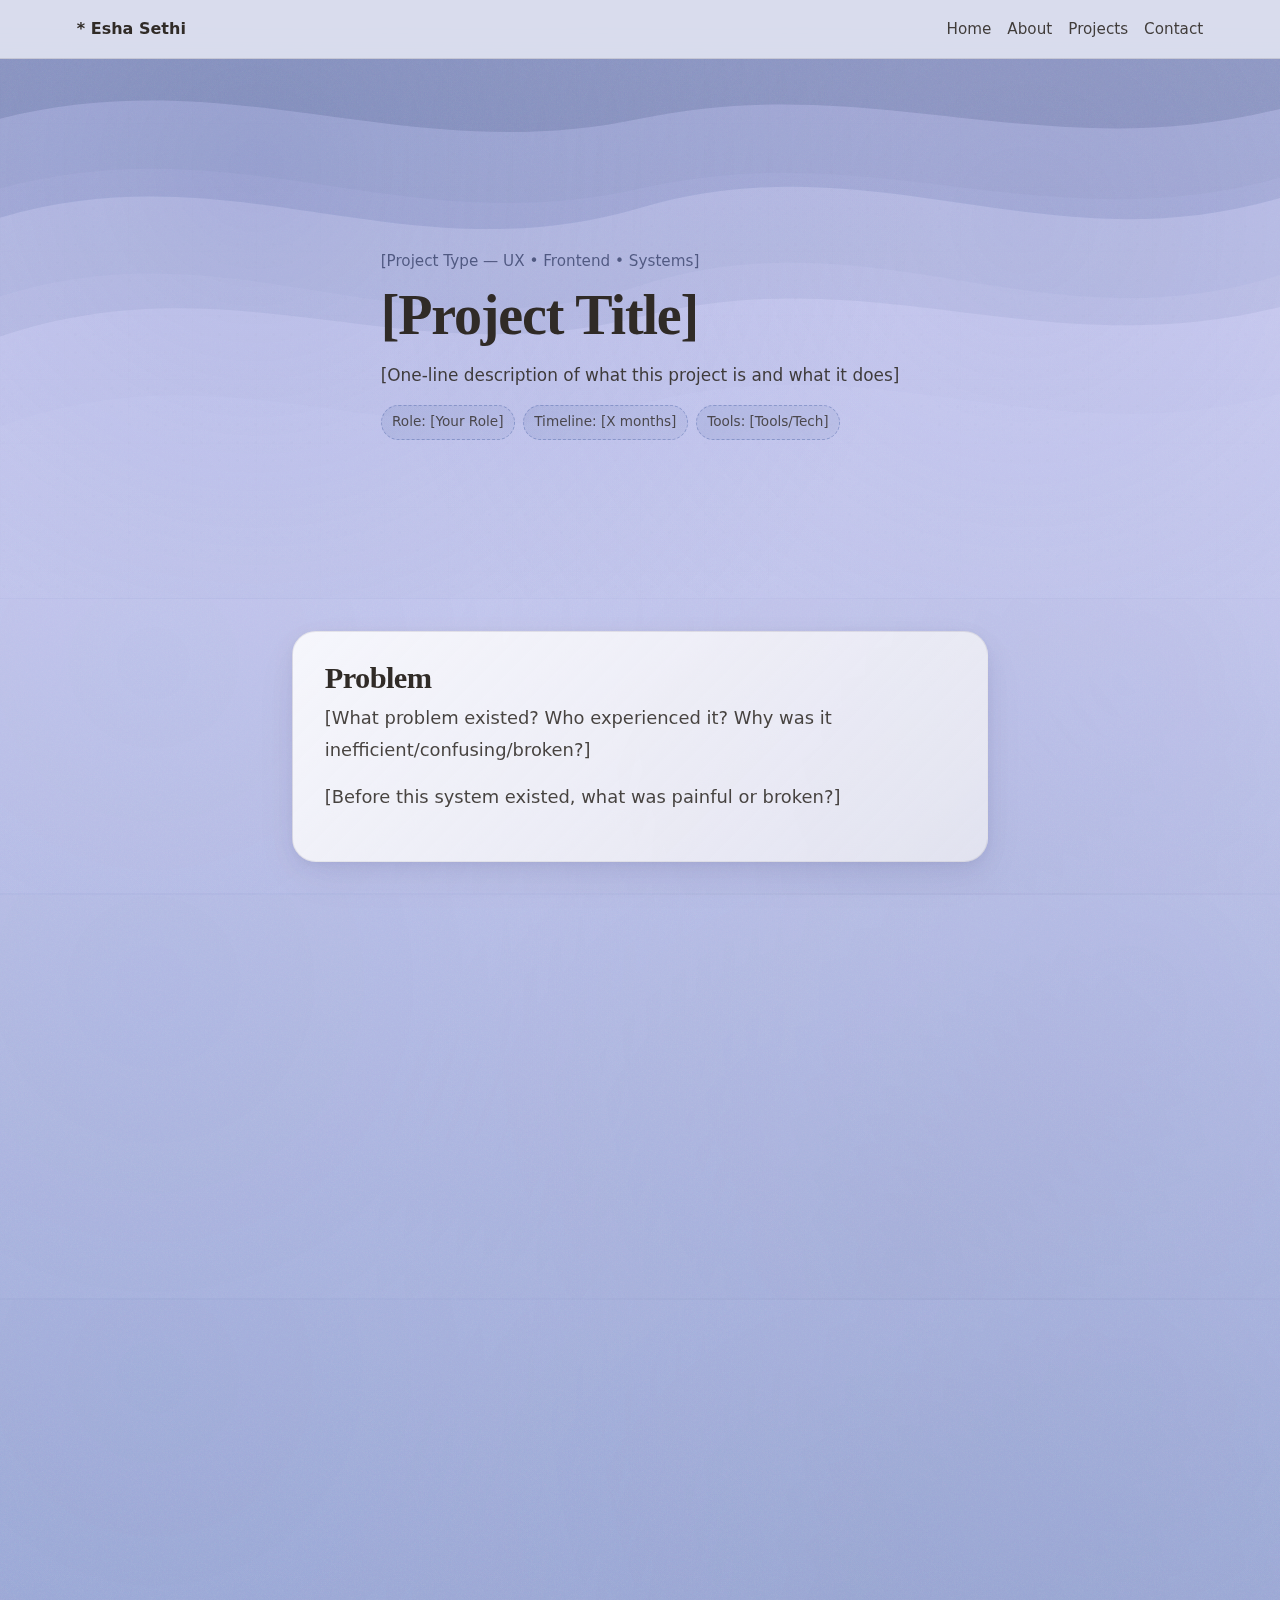
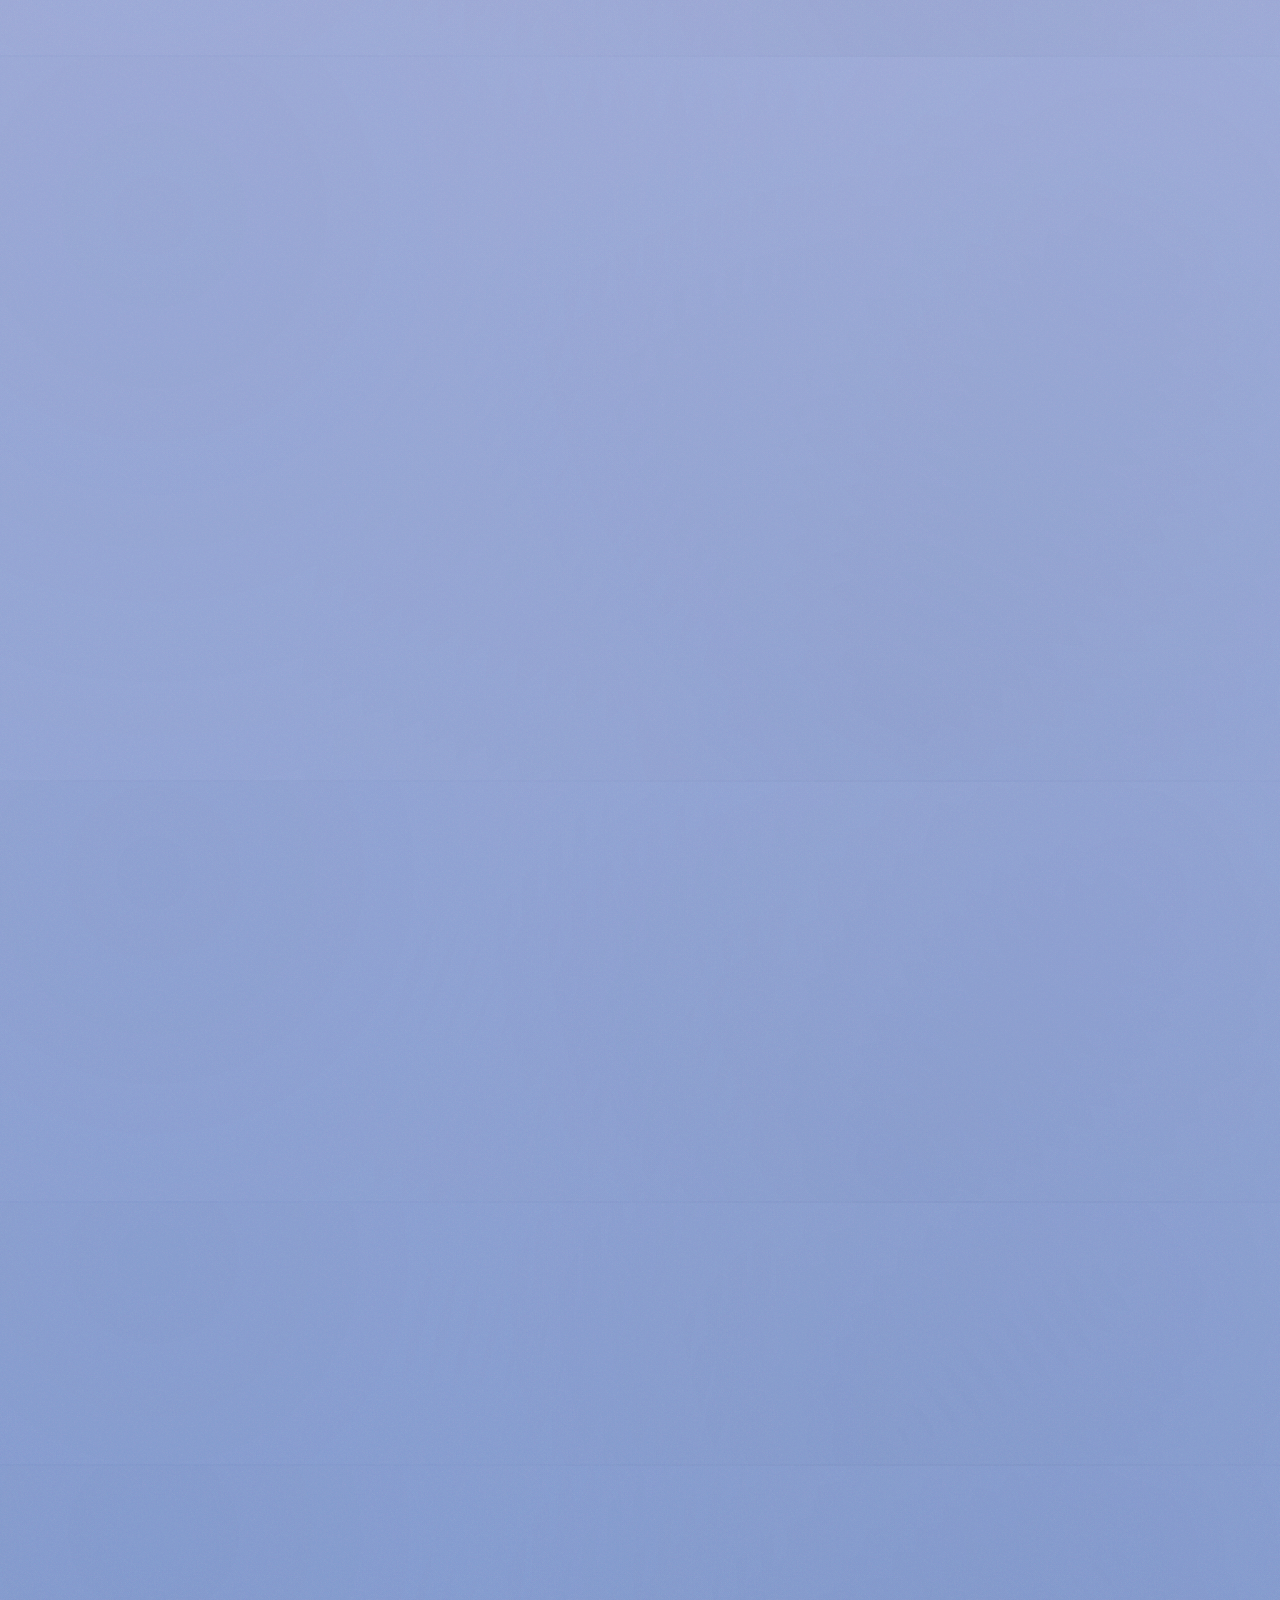
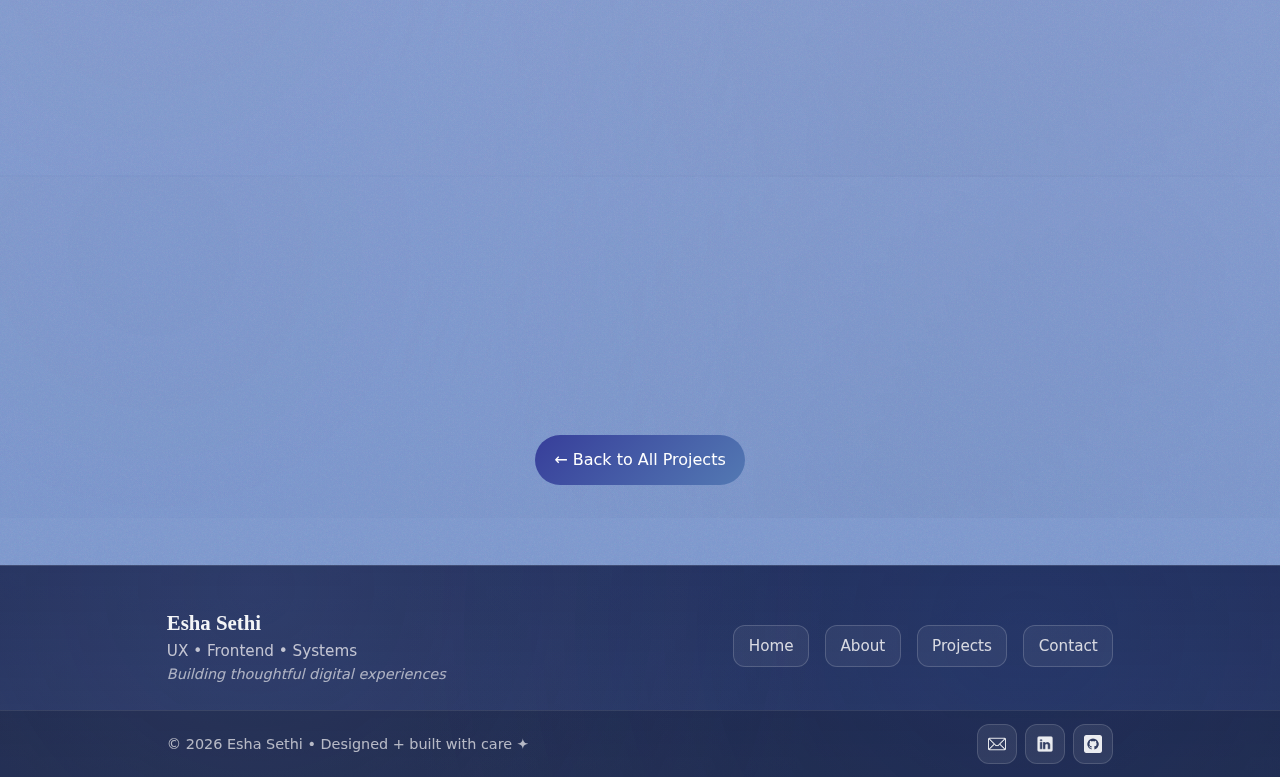
<file: template.html>
<!-- case-study-template.html -->
<!doctype html>
<html lang="en">
<head>
  <meta charset="UTF-8" />
  <meta name="viewport" content="width=device-width, initial-scale=1.0" />
  <title>[Project Title] — Esha Sethi</title>
  <meta name="description" content="Case study: [One-line project description]" />
  
  <!-- Modular CSS Architecture -->
  <link rel="stylesheet" href="./css/styles.css" />
</head>

<body>
  <!-- Top Nav -->
  <header class="topbar">
    <a class="brand" href="./index.html" aria-label="Home">
      <span class="star" aria-hidden="true">*</span>
      <span class="brand-name">Esha Sethi</span>
    </a>

    <nav class="nav" aria-label="Primary">
      <a href="./index.html#home">Home</a>
      <a href="./index.html#about">About</a>
      <a href="./index.html#work">Projects</a>
      <a href="./index.html#contact">Contact</a>
    </nav>
  </header>

  <main>
    <!-- CASE STUDY HERO -->
    <section class="hero" style="min-height: 60vh;">
      <div class="hero-bg" aria-hidden="true">
        <svg viewBox="0 0 1200 500" preserveAspectRatio="none">
          <path d="M0,120 C220,60 380,170 600,120 C820,70 980,170 1200,110 L1200,0 L0,0 Z"></path>
          <path d="M0,220 C220,150 380,280 600,210 C820,140 980,270 1200,200 L1200,0 L0,0 Z"></path>
          <path d="M0,340 C220,260 380,380 600,320 C820,260 980,370 1200,310 L1200,0 L0,0 Z"></path>
        </svg>
      </div>

      <div class="grain" aria-hidden="true"></div>
      <div class="grid-overlay" aria-hidden="true"></div>

      <div class="container narrow">
        <div class="hero-copy" style="max-width: 100%;">
          <p class="kicker">[Project Type — UX • Frontend • Systems]</p>

          <h1 class="hero-title" style="font-size: clamp(2.5rem, 5vw, 3.5rem);">
            [Project Title]
          </h1>

          <p class="hero-subtitle">
            [One-line description of what this project is and what it does]
          </p>

          <div class="micro-row" aria-label="Project details">
            <span class="micro">Role: [Your Role]</span>
            <span class="micro">Timeline: [X months]</span>
            <span class="micro">Tools: [Tools/Tech]</span>
          </div>
        </div>
      </div>
    </section>

    <!-- PROBLEM STATEMENT -->
    <section class="section section-tight">
      <div class="container narrow">
        <div class="about-card reveal">
          <h2 class="section-title">Problem</h2>
          
          <p class="about-text">
            [What problem existed? Who experienced it? Why was it inefficient/confusing/broken?]
          </p>

          <p class="about-text">
            [Before this system existed, what was painful or broken?]
          </p>
        </div>
      </div>
    </section>

    <!-- CONTEXT & CONSTRAINTS -->
    <section class="section section-tight">
      <div class="container narrow">
        <div class="about-card reveal">
          <h2 class="section-title">Context & Constraints</h2>
          
          <p class="about-text">
            [Stakeholders, technical constraints, time constraints, platform limitations]
          </p>

          <p class="about-text">
            <strong>Key constraints:</strong>
          </p>
          <ul style="margin: 0 0 1rem 1.5rem; color: rgba(48,43,39,0.88); font-size: var(--body-lg); line-height: 1.75;">
            <li>[Constraint 1]</li>
            <li>[Constraint 2]</li>
            <li>[Constraint 3]</li>
          </ul>
        </div>
      </div>
    </section>

    <!-- GOALS & SUCCESS CRITERIA -->
    <section class="section section-tight">
      <div class="container narrow">
        <div class="about-card reveal">
          <h2 class="section-title">Goals & Success Criteria</h2>
          
          <p class="about-text">
            [Brief intro to what you wanted to achieve]
          </p>

          <ul style="margin: 0 0 1rem 1.5rem; color: rgba(48,43,39,0.88); font-size: var(--body-lg); line-height: 1.75;">
            <li>[Goal 1 — e.g., Reduce manual admin work]</li>
            <li>[Goal 2 — e.g., Make system logic transparent]</li>
            <li>[Goal 3 — e.g., Prevent edge-case failures]</li>
            <li>[Goal 4 — e.g., Create clear user experience]</li>
          </ul>
        </div>
      </div>
    </section>

    <!-- PROCESS / APPROACH -->
    <section class="section">
      <div class="container narrow">
        <h2 class="section-title reveal">Process & Approach</h2>

        <!-- Discovery & Mapping -->
        <div class="about-card reveal" style="margin-bottom: 1.5rem;">
          <h3 style="margin: 0 0 0.8rem; font-size: 1.3rem; color: var(--graphite);">Discovery & Mapping</h3>
          
          <p class="about-text">
            [What you analyzed, existing flows, pain points, system diagrams]
          </p>

          <p class="about-text">
            [How you mapped out the problem space]
          </p>
        </div>

        <!-- Design Decisions -->
        <div class="about-card reveal" style="margin-bottom: 1.5rem;">
          <h3 style="margin: 0 0 0.8rem; font-size: 1.3rem; color: var(--graphite);">Design Decisions</h3>
          
          <p class="about-text">
            [Why you structured the system the way you did]
          </p>

          <p class="about-text">
            [Key UX decisions behind automation steps or flows]
          </p>
        </div>

        <!-- Iteration & Testing -->
        <div class="about-card reveal">
          <h3 style="margin: 0 0 0.8rem; font-size: 1.3rem; color: var(--graphite);">Iteration & Testing</h3>
          
          <p class="about-text">
            [What broke, what you refined, what you learned mid-build]
          </p>
        </div>
      </div>
    </section>

    <!-- SOLUTION -->
    <section class="section section-tight">
      <div class="container narrow">
        <div class="about-card reveal">
          <h2 class="section-title">Solution</h2>
          
          <p class="about-text">
            [Overall system architecture, key components, how data moves]
          </p>

          <p class="about-text">
            <strong>Key components:</strong>
          </p>
          <ul style="margin: 0 0 1rem 1.5rem; color: rgba(48,43,39,0.88); font-size: var(--body-lg); line-height: 1.75;">
            <li>[Component 1 — what it does]</li>
            <li>[Component 2 — what it does]</li>
            <li>[Component 3 — what it does]</li>
          </ul>

          <p class="about-text">
            [How users experience it, how admins interact with it]
          </p>
        </div>
      </div>
    </section>

    <!-- OUTCOME & IMPACT -->
    <section class="section section-tight">
      <div class="container narrow">
        <div class="about-card reveal">
          <h2 class="section-title">Outcome & Impact</h2>
          
          <p class="about-text">
            [What improved, what worked well, feedback received]
          </p>

          <p class="about-text">
            [How the system is used now, measurable improvements if any]
          </p>
        </div>
      </div>
    </section>

    <!-- REFLECTION & LEARNINGS -->
    <section class="section section-tight">
      <div class="container narrow">
        <div class="about-card reveal">
          <h2 class="section-title">Reflection & Learnings</h2>
          
          <p class="about-text">
            [What you learned from this project]
          </p>

          <p class="about-text">
            [What you'd improve if you rebuilt it]
          </p>

          <p class="about-text">
            [What this project says about how you think and work]
          </p>
        </div>
      </div>
    </section>

    <!-- OPTIONAL: Links / Next Steps -->
    <section class="section section-tight">
      <div class="container narrow">
        <div class="contact-card reveal">
          <div class="contact-head">
            <h2 class="section-title">Project Links</h2>
            <p class="muted">
              [Optional: Add links to live demo, repo, prototype, etc.]
            </p>
          </div>

          <div class="about-actions">
            <a class="btn" href="#" target="_blank" rel="noopener">Live Demo</a>
            <a class="btn" href="#" target="_blank" rel="noopener">GitHub Repo</a>
          </div>
        </div>

        <!-- Back to Projects -->
        <div style="margin-top: 2rem; text-align: center;">
          <a class="btn primary" href="./index.html#work">← Back to All Projects</a>
        </div>
      </div>
    </section>
  </main>

  <footer class="site-footer">
    <div class="container footer-top">
      <div class="footer-brand">
        <p class="footer-name">Esha Sethi</p>
        <p class="footer-tagline">UX • Frontend • Systems</p>
        <p class="footer-note">Building thoughtful digital experiences</p>
      </div>

      <nav class="footer-nav" aria-label="Footer">
        <a href="./index.html#home">Home</a>
        <a href="./index.html#about">About</a>
        <a href="./index.html#work">Projects</a>
        <a href="./index.html#contact">Contact</a>
      </nav>
    </div>

    <div class="footer-bar">
      <div class="container footer-bar-inner">
        <p class="footer-legal">© <span id="year"></span> Esha Sethi • Designed + built with care ✦</p>

        <div class="footer-icons" aria-label="Social links">
          <a class="icon-pill" href="mailto:eshasethi194@gmail.com" aria-label="Email">
            <img src="./assets/images/icons/email_icon.png" alt="" width="18" height="18">
          </a>
          <a class="icon-pill" href="https://www.linkedin.com/in/eshasethi194" target="_blank" rel="noopener" aria-label="LinkedIn">
            <img src="./assets/images/icons/linkedin_icon.png" alt="" width="18" height="18">
          </a>
          <a class="icon-pill" href="https://github.com/esethi194" target="_blank" rel="noopener" aria-label="GitHub">
            <img src="./assets/images/icons/github_icon.png" alt="" width="18" height="18">
          </a>
        </div>
      </div>
    </div>
  </footer>

  <script>
    // Update year
    document.getElementById("year").textContent = new Date().getFullYear();

    // Scroll reveal animation
    const reveals = document.querySelectorAll(".reveal");

    const observer = new IntersectionObserver(
      entries => {
        entries.forEach(entry => {
          if (entry.isIntersecting) {
            entry.target.classList.add("visible");
            observer.unobserve(entry.target);
          }
        });
      },
      { threshold: 0.1 }
    );

    reveals.forEach(el => observer.observe(el));
  </script>
</body>
</html>
</file>
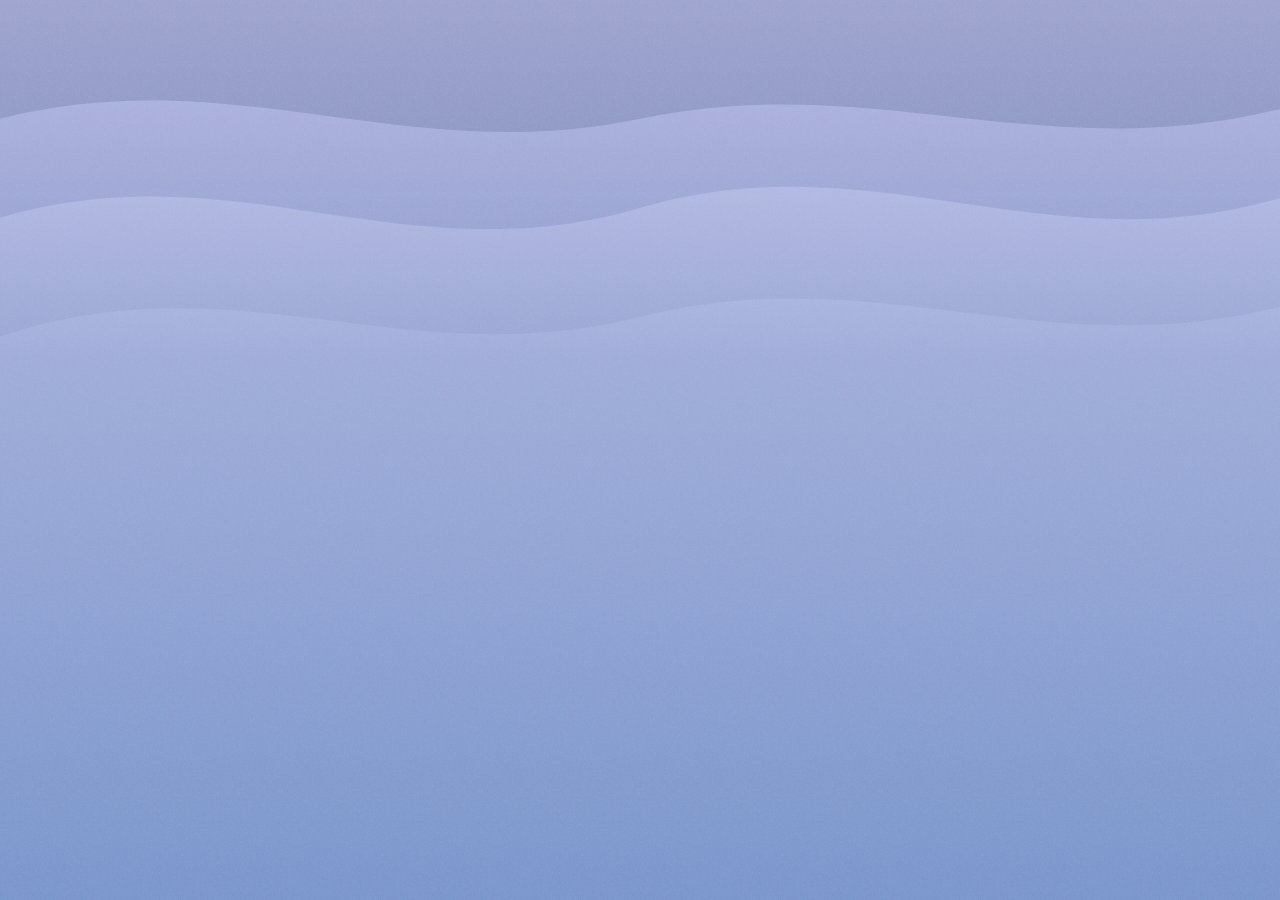
<file: waves.html>
<!doctype html>
<html lang="en">
<head>
  <meta charset="UTF-8" />
  <meta name="viewport" content="width=device-width, initial-scale=1.0" />
  <title>Background Test — Gradient + Waves</title>

  <!-- Only load tokens + base -->
  <link rel="stylesheet" href="./css/tokens.css" />
  <link rel="stylesheet" href="./css/base.css" />

  <style>
    /* Full-viewport blank canvas */
    body{
      margin: 0;
      min-height: 100vh;
      overflow: hidden;
    }
  </style>
</head>

<body>
  <!-- intentionally empty -->
</body>
</html>
</file>
<file: css/styles.css>
/* css/styles.css — Main Import File */

/* Import order matters: tokens → base → layout → components → pages */

@import url('./tokens.css');
@import url('./base.css');
@import url('./layout.css');
@import url('./components.css');

/* 
 * Modular CSS Architecture
 * 
 * tokens.css      → Design system variables (colors, spacing, typography)
 * base.css        → Reset, typography, accessibility
 * layout.css      → Grid systems, containers, sections
 * components.css  → Buttons, cards, UI elements
 * pages.css       → Page-specific styles (if needed)
 */
</file>
<file: css/tokens.css>
/* css/tokens.css — Design System Variables */

:root{
  /* ===================== COLOR PALETTE ===================== */
  --ink: #1B264F;
  --blue: #373e9a;
  --sky: #5379b3;
  --graphite: #302B27;
  --paper: #F5F3F5;

  /* ===================== TYPOGRAPHY ===================== */
  --font-sans: system-ui, -apple-system, Segoe UI, Roboto, sans-serif;
  --font-serif: ui-serif, Georgia, "Times New Roman", serif;

  /* Type scale */
  --h1: clamp(3rem, 6vw, 5rem);
  --h2: clamp(1.9rem, 2.3vw, 2.2rem);
  --body: 1.06rem;
  --body-lg: 1.12rem;

  /* ===================== LAYOUT ===================== */
  --radius: 20px;
  --radius-lg: 24px;
  --radius-xl: 32px;
  --max-width: 1100px;
  --spacing-xs: 0.35rem;
  --spacing-sm: 0.65rem;
  --spacing-md: 1rem;
  --spacing-lg: 1.5rem;
  --spacing-xl: 2.5rem;

  /* ===================== SEMANTIC TOKENS ===================== */
  /* Backgrounds */
  --bg: linear-gradient(180deg, #dcd9fd 0%, #9eabd8 40%, #7894cb 100%);
  --card: rgba(255, 255, 255, 0.84);
  
  /* Text colors */
  --text: var(--graphite);
  --text-muted: rgba(27, 38, 79, 0.72);
  --text-subtle: rgba(48, 43, 39, 0.78);
  
  /* Lines & borders */
  --line: rgba(48, 43, 39, 0.12);
  
  /* Accents */
  --accent: var(--blue);
  --accent-light: var(--sky);
  --accent-dark: var(--ink);

  /* ===================== SHADOWS ===================== */
  --shadow-sm: 0 14px 28px rgba(27, 38, 79, 0.16);
  --shadow-md: 0 18px 50px rgba(27, 38, 79, 0.18);
  --shadow-lg: 0 18px 55px rgba(27, 38, 79, 0.14);
  --shadow-xl: 0 28px 78px rgba(27, 38, 79, 0.22);

  /* ===================== TRANSITIONS ===================== */
  --transition-fast: 0.2s ease;
  --transition-base: 0.25s ease;
  --transition-slow: 0.28s ease;
  --transition-reveal: 0.6s ease;
}
</file>
<file: css/base.css>
/* css/base.css — Reset & Typography */

/* ===================== RESET ===================== */
*{
  box-sizing: border-box;
}

html{
  scroll-behavior: smooth;
}

body{
  margin: 0;
  min-height: 100vh;
  color: var(--text);
  font-family: var(--font-sans);
  line-height: 1.6;
  position: relative;
  overflow-x: hidden;

  /* Seamless gradient background */
  background: var(--bg);
}

/* ===================== GLOBAL WAVES ===================== */
body::before{
  content: "";
  position: fixed;
  inset: 0;
  pointer-events: none;
  z-index: 0;

  background-image: url("data:image/svg+xml,%3Csvg%20xmlns='http://www.w3.org/2000/svg'%20viewBox='0%200%201200%20500'%20preserveAspectRatio='none'%3E%3Cpath%20d='M0,120%20C220,60%20380,170%20600,120%20C820,70%20980,170%201200,110%20L1200,0%20L0,0%20Z'%20fill='%231B264F'%20fill-opacity='0.18'/%3E%3Cpath%20d='M0,220%20C220,150%20380,280%20600,210%20C820,140%20980,270%201200,200%20L1200,0%20L0,0%20Z'%20fill='%23274690'%20fill-opacity='0.14'/%3E%3Cpath%20d='M0,340%20C220,260%20380,380%20600,320%20C820,260%20980,370%201200,310%20L1200,0%20L0,0%20Z'%20fill='%23576CA8'%20fill-opacity='0.11'/%3E%3C/svg%3E");

  background-repeat: no-repeat;
  background-position: top center;

  background-size: 100% 55vh;
}

/* ===================== GLOBAL GRAIN ===================== */
body::after{
  content: "";
  position: absolute;
  inset: 0;
  pointer-events: none;
  z-index: 1;
  opacity: 0.45;

  background-image: url("data:image/svg+xml,%3Csvg%20xmlns='http://www.w3.org/2000/svg'%20width='400'%20height='400'%3E%3Cfilter%20id='n'%3E%3CfeTurbulence%20type='fractalNoise'%20baseFrequency='1.2'%20numOctaves='3'%20stitchTiles='stitch'/%3E%3C/filter%3E%3Crect%20width='400'%20height='400'%20filter='url(%23n)'%20opacity='0.35'/%3E%3C/svg%3E");
  background-size: 200px 200px;
  mix-blend-mode: overlay;
}

/* Ensure content appears above backgrounds */
header,
main,
footer{
  position: relative;
  z-index: 2;
}

/* ===================== TYPOGRAPHY ===================== */
h1, h2, h3, h4, h5, h6{
  margin: 0;
  font-weight: 650;
  line-height: 1.2;
}

p{
  margin: 0;
}

a{
  text-decoration-color: rgba(39, 70, 144, 0.35);
  color: inherit;
}

/* ===================== ACCESSIBILITY ===================== */
:focus-visible{
  outline: 2px solid var(--accent);
  outline-offset: 2px;
}

/* Reduce motion for users who prefer it */
@media (prefers-reduced-motion: reduce){
  *,
  *::before,
  *::after{
    animation-duration: 0.01ms !important;
    animation-iteration-count: 1 !important;
    transition-duration: 0.01ms !important;
    scroll-behavior: auto !important;
  }
}

/* ===================== UTILITY CLASSES ===================== */
.visually-hidden{
  position: absolute;
  width: 1px;
  height: 1px;
  padding: 0;
  margin: -1px;
  overflow: hidden;
  clip: rect(0, 0, 0, 0);
  white-space: nowrap;
  border: 0;
}
</file>
